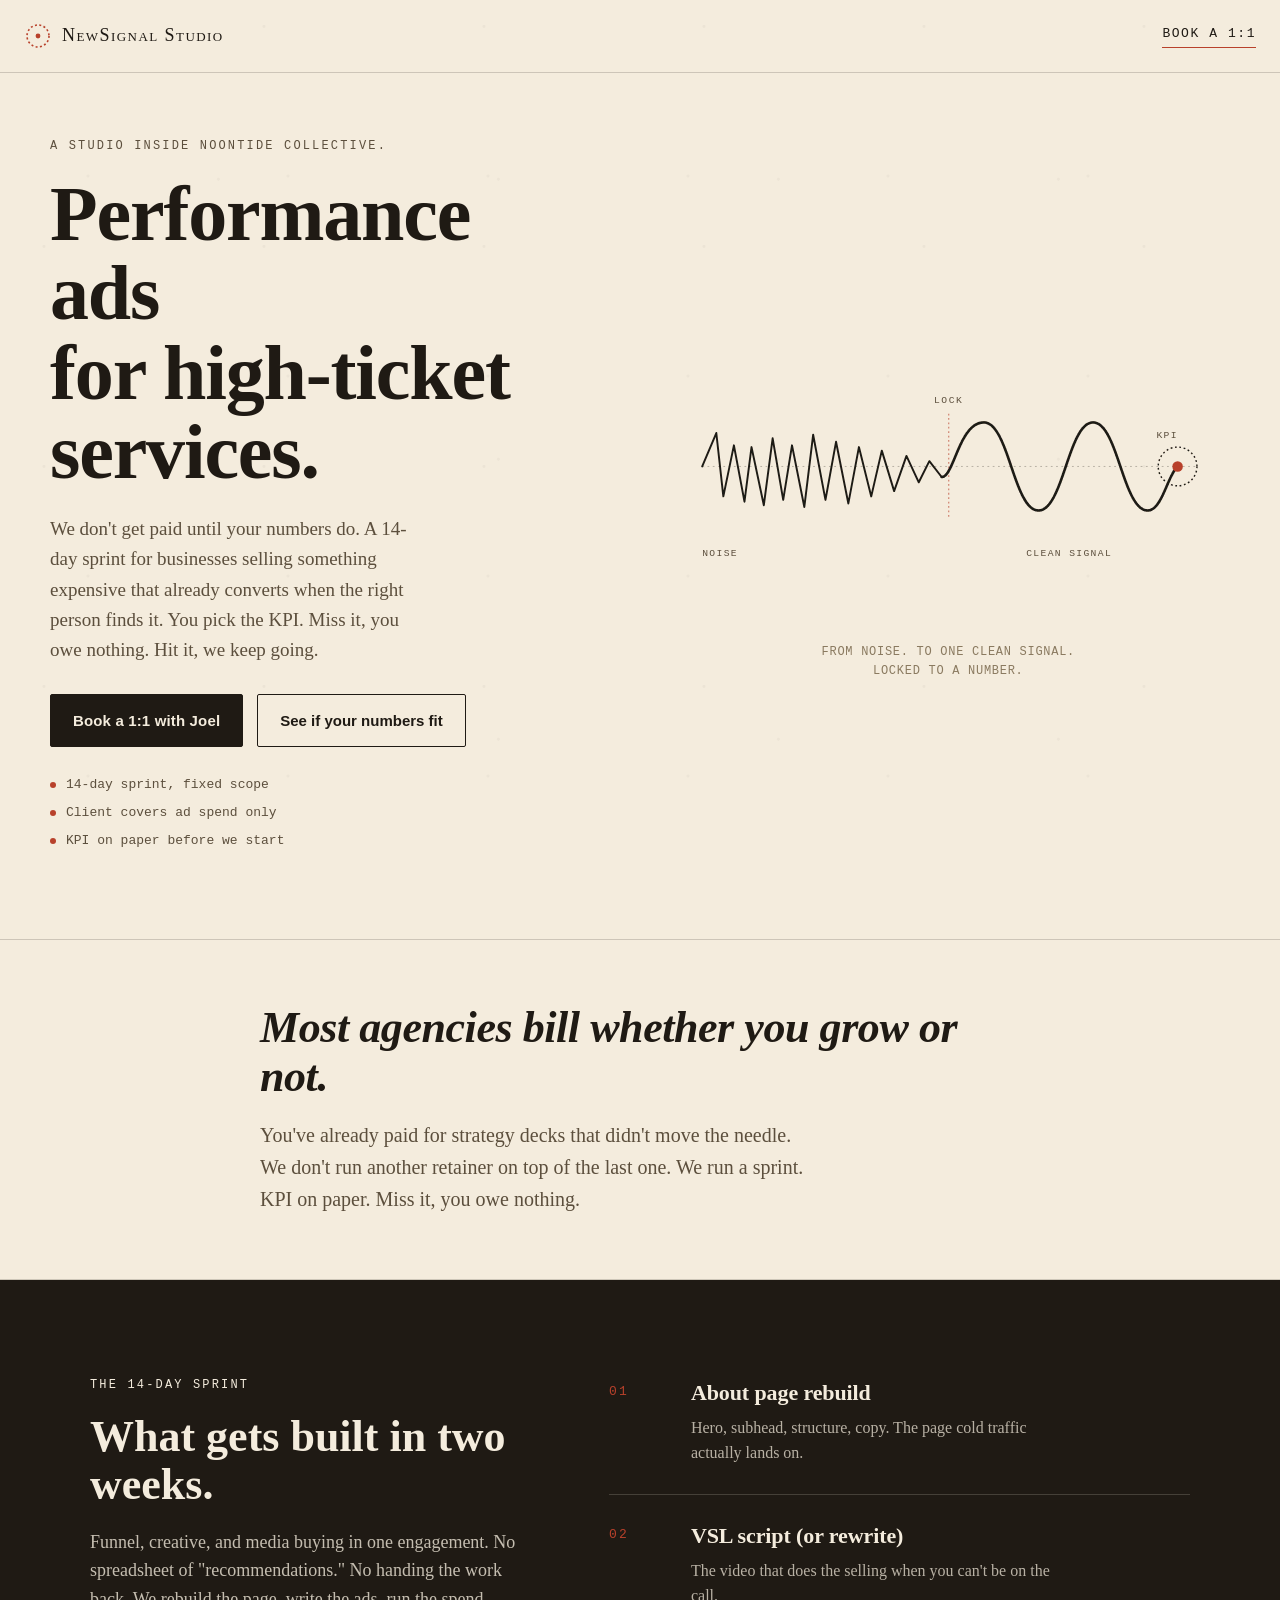
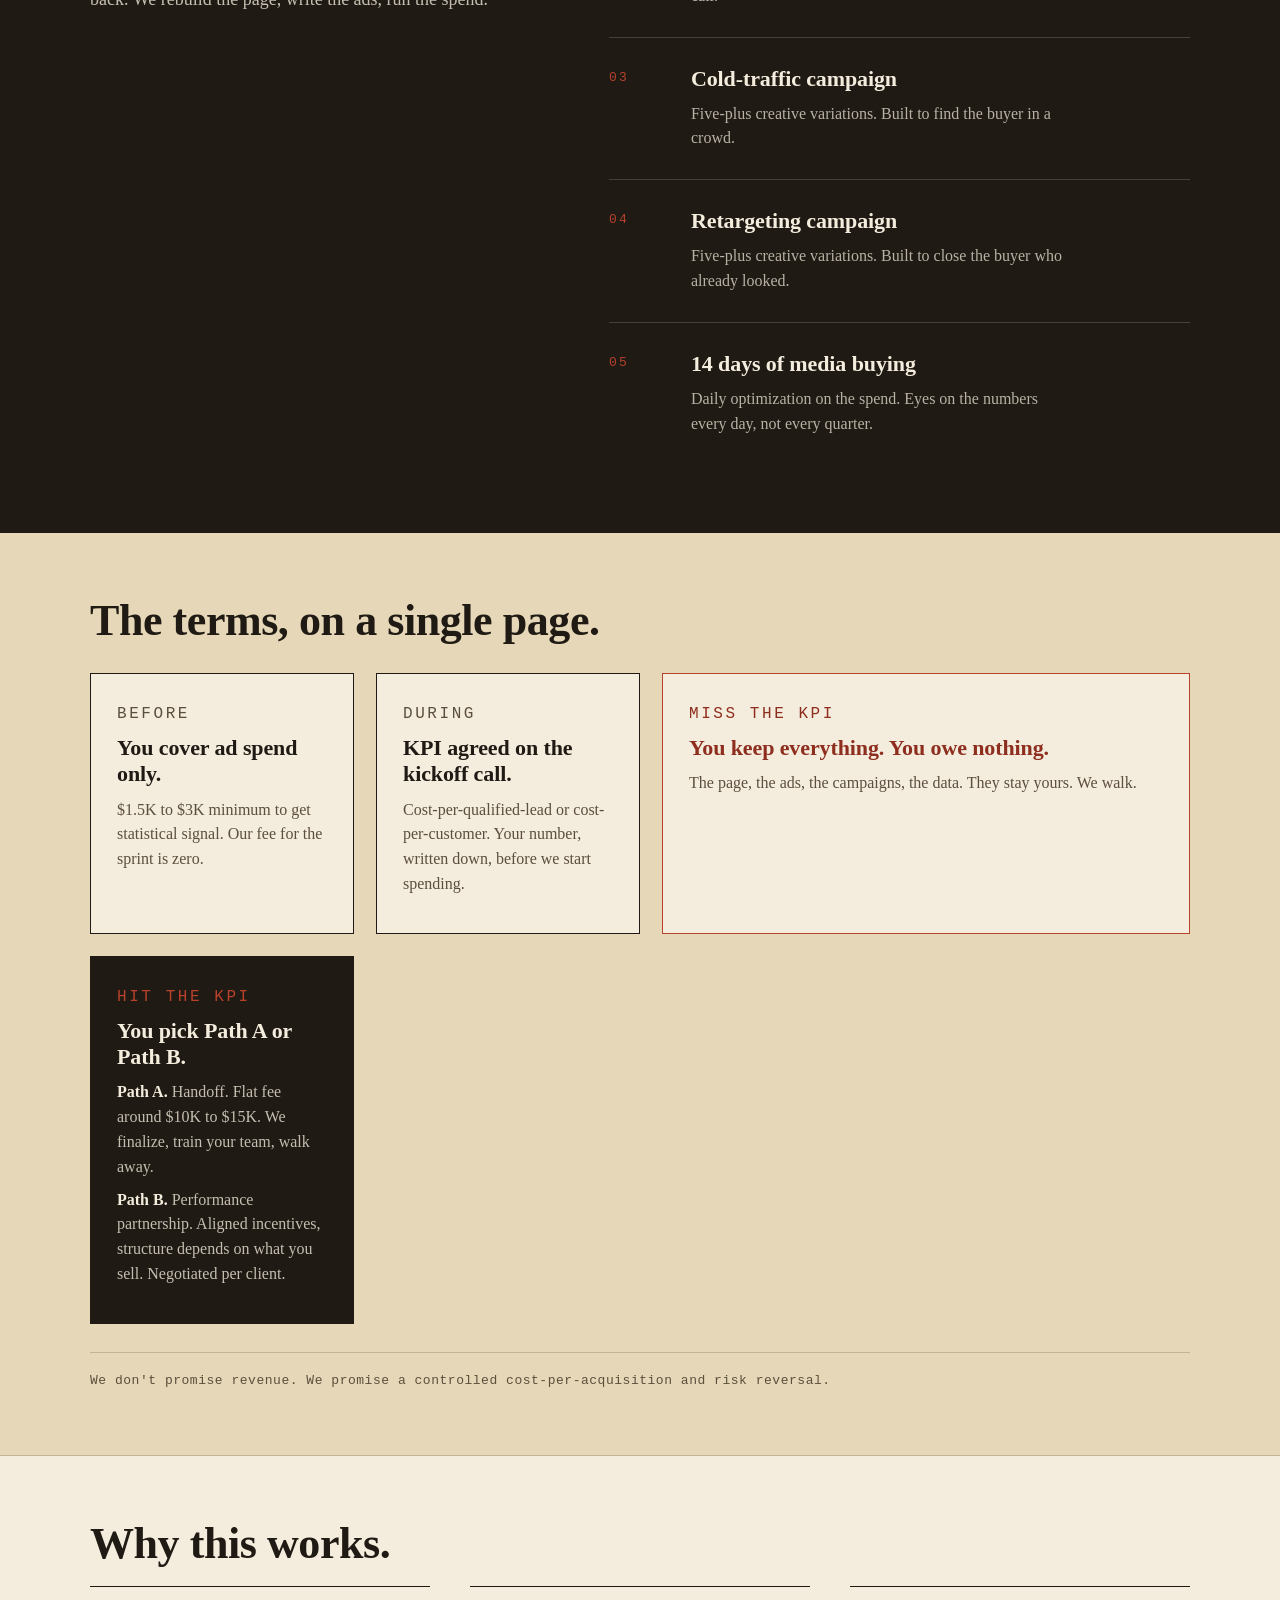
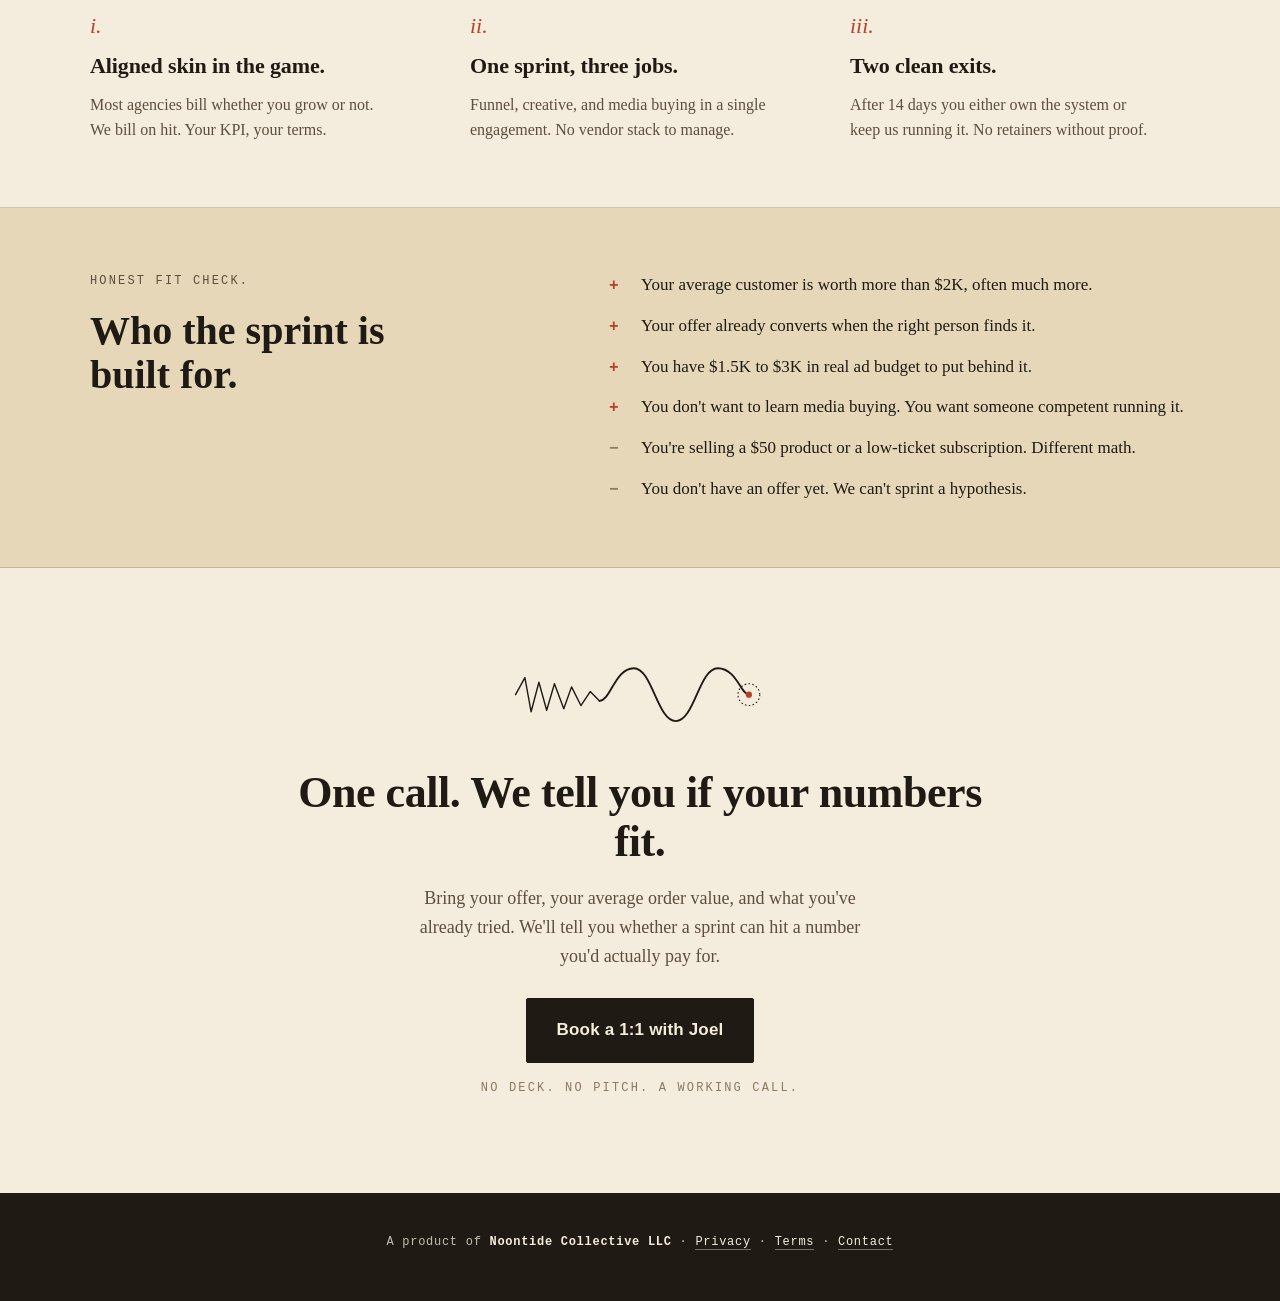
<file: index.html>
<!doctype html>
<html lang="en">
<head>
<meta charset="utf-8" />
<meta name="viewport" content="width=device-width, initial-scale=1" />
<title>NewSignal Studio. Performance ads for high-ticket services.</title>
<meta name="description" content="A 14-day performance sprint for high-ticket services. We build the funnel, run the ads, optimize the spend. Miss the KPI, you owe nothing." />
<link rel="canonical" href="https://newsignal.studio/" />

<meta property="og:type" content="website" />
<meta property="og:url" content="https://newsignal.studio/" />
<meta property="og:title" content="NewSignal Studio. Performance ads for high-ticket services." />
<meta property="og:description" content="A 14-day sprint. We don't get paid until your numbers do. KPI on paper, miss it and you owe nothing." />
<meta property="og:image" content="/og.png" />
<meta name="twitter:card" content="summary_large_image" />
<meta name="twitter:title" content="NewSignal Studio. Performance ads for high-ticket services." />
<meta name="twitter:description" content="A 14-day sprint. We don't get paid until your numbers do." />
<meta name="twitter:image" content="/og.png" />

<link rel="icon" type="image/svg+xml" href="/favicon.svg" />
<link rel="stylesheet" href="styles.css" />

<script type="application/ld+json">
{
  "@context": "https://schema.org",
  "@type": "Organization",
  "name": "NewSignal Studio",
  "url": "https://newsignal.studio/",
  "description": "Performance ads for high-ticket services. 14-day sprint with KPI-or-nothing terms.",
  "parentOrganization": {
    "@type": "Organization",
    "name": "Noontide Collective LLC"
  }
}
</script>
</head>
<body>

<header class="topbar">
  <a class="wordmark" href="/" aria-label="NewSignal Studio home">
    <span class="wm-glyph" aria-hidden="true">
      <svg viewBox="0 0 28 28" width="28" height="28">
        <circle cx="14" cy="14" r="11" fill="none" stroke="currentColor" stroke-width="1.6" stroke-dasharray="2 2.4" />
        <circle cx="14" cy="14" r="2.4" fill="currentColor" />
      </svg>
    </span>
    <span class="wm-text">NewSignal&nbsp;Studio</span>
  </a>
  <a class="topbar-cta" href="https://cal.com/joel-requena/1-1-call-joel" target="_blank" rel="noopener noreferrer">Book a 1:1</a>
</header>

<main>

  <!-- HERO ============================================ -->
  <section class="hero" aria-labelledby="hero-heading">
    <div class="hero-grid">

      <div class="hero-copy">
        <p class="eyebrow">A studio inside Noontide Collective.</p>
        <h1 id="hero-heading">
          Performance ads<br />
          for high-ticket services.
        </h1>
        <p class="lede">
          We don't get paid until your numbers do. A 14-day sprint for businesses
          selling something expensive that already converts when the right person finds it.
          You pick the KPI. Miss it, you owe nothing. Hit it, we keep going.
        </p>

        <div class="cta-row">
          <a class="btn-primary" href="https://cal.com/joel-requena/1-1-call-joel" target="_blank" rel="noopener noreferrer">Book a 1:1 with Joel</a>
          <a class="btn-secondary" href="#sprint">See if your numbers fit</a>
        </div>

        <ul class="hero-receipts">
          <li><span class="r-dot"></span>14-day sprint, fixed scope</li>
          <li><span class="r-dot"></span>Client covers ad spend only</li>
          <li><span class="r-dot"></span>KPI on paper before we start</li>
        </ul>
      </div>

      <figure class="hero-art" aria-label="A jagged noisy waveform on the left resolving into a single clean steady wave on the right, locking onto a small target dot. The shape of the brand name made visible.">
        <svg viewBox="0 0 640 360" role="img" aria-hidden="true" class="art-svg" preserveAspectRatio="xMidYMid meet">
          <defs>
            <filter id="rough" x="-1%" y="-1%" width="102%" height="102%">
              <feTurbulence type="fractalNoise" baseFrequency="0.85" numOctaves="2" seed="3" />
              <feDisplacementMap in="SourceGraphic" scale="1.1" />
            </filter>
            <filter id="rough-fine" x="-1%" y="-1%" width="102%" height="102%">
              <feTurbulence type="fractalNoise" baseFrequency="1.2" numOctaves="2" seed="9" />
              <feDisplacementMap in="SourceGraphic" scale="0.7" />
            </filter>
          </defs>

          <!-- baseline -->
          <line x1="40" y1="180" x2="600" y2="180"
                stroke="var(--rule-strong)" stroke-width="1" stroke-dasharray="2 4" />

          <!-- noise field (left): one continuous jagged path, no scattered marks -->
          <path class="noise-path"
                d="M40 180
                   L 56 142 L 64 214 L 76 156 L 88 220 L 96 158 L 110 224
                   L 120 148 L 132 218 L 142 156 L 156 226 L 166 144
                   L 180 218 L 192 152 L 206 222 L 218 158 L 232 214
                   L 244 162 L 258 208 L 272 168 L 286 198 L 298 174 L 312 192"
                fill="none"
                stroke="var(--ink)"
                stroke-width="2.2"
                stroke-linecap="round"
                stroke-linejoin="round"
                filter="url(#rough)" />

          <!-- the lock-in moment: a vertical tick where the signal resolves -->
          <g class="lock-mark">
            <line x1="320" y1="120" x2="320" y2="240"
                  stroke="var(--accent)" stroke-width="1.4" stroke-dasharray="2 3" opacity="0.6" />
            <text x="320" y="108" text-anchor="middle"
                  font-family="ui-monospace, SFMono-Regular, Menlo, monospace"
                  font-size="11" letter-spacing="0.16em"
                  fill="var(--ink-soft)">LOCK</text>
          </g>

          <!-- clean signal (right): a single confident sine, drawn in one breath -->
          <path class="clean-wave"
                d="M312 192
                   C 326 192, 332 130, 360 130
                   C 388 130, 394 230, 422 230
                   C 450 230, 456 130, 484 130
                   C 512 130, 518 230, 546 230
                   C 562 230, 568 192, 580 180"
                fill="none"
                stroke="var(--ink)"
                stroke-width="3"
                stroke-linecap="round"
                stroke-linejoin="round"
                filter="url(#rough-fine)" />

          <!-- target ring at the right end of the clean signal (the KPI it locks to) -->
          <g class="target" transform="translate(580 180)">
            <circle r="22" fill="none" stroke="var(--ink)" stroke-width="1.6"
                    stroke-dasharray="2 3" filter="url(#rough-fine)" />
            <circle r="6" fill="var(--accent)" filter="url(#rough-fine)" />
          </g>

          <!-- handwritten labels, restrained -->
          <g class="labels"
             font-family="ui-monospace, SFMono-Regular, Menlo, monospace"
             font-size="11" letter-spacing="0.14em" fill="var(--ink-soft)">
            <text x="40" y="282" filter="url(#rough-fine)">NOISE</text>
            <text x="408" y="282" filter="url(#rough-fine)">CLEAN&nbsp;SIGNAL</text>
            <text x="556" y="148" filter="url(#rough-fine)">KPI</text>
          </g>

        </svg>
        <figcaption class="art-caption">From noise. To one clean signal. Locked to a number.</figcaption>
      </figure>

    </div>
  </section>

  <!-- THE PROBLEM (PAS, restrained) ===================== -->
  <section class="band band-pas" aria-labelledby="pas-heading">
    <div class="band-inner">
      <h2 id="pas-heading" class="band-h">Most agencies bill whether you grow or not.</h2>
      <p class="band-body">
        You've already paid for strategy decks that didn't move the needle.
        We don't run another retainer on top of the last one.
        We run a sprint. KPI on paper. Miss it, you owe nothing.
      </p>
    </div>
  </section>

  <!-- THE SPRINT MECHANISM ============================== -->
  <section id="sprint" class="band band-mech" aria-labelledby="mech-heading">
    <div class="band-inner mech-grid">

      <div class="mech-head">
        <p class="eyebrow eyebrow-on-warm">The 14-day sprint</p>
        <h2 id="mech-heading">What gets built in two weeks.</h2>
        <p class="mech-lede">
          Funnel, creative, and media buying in one engagement. No spreadsheet of "recommendations."
          No handing the work back. We rebuild the page, write the ads, run the spend.
        </p>
      </div>

      <ol class="mech-list" aria-label="Five deliverables in fourteen days">
        <li>
          <span class="mech-num">01</span>
          <div>
            <h3>About page rebuild</h3>
            <p>Hero, subhead, structure, copy. The page cold traffic actually lands on.</p>
          </div>
        </li>
        <li>
          <span class="mech-num">02</span>
          <div>
            <h3>VSL script (or rewrite)</h3>
            <p>The video that does the selling when you can't be on the call.</p>
          </div>
        </li>
        <li>
          <span class="mech-num">03</span>
          <div>
            <h3>Cold-traffic campaign</h3>
            <p>Five-plus creative variations. Built to find the buyer in a crowd.</p>
          </div>
        </li>
        <li>
          <span class="mech-num">04</span>
          <div>
            <h3>Retargeting campaign</h3>
            <p>Five-plus creative variations. Built to close the buyer who already looked.</p>
          </div>
        </li>
        <li>
          <span class="mech-num">05</span>
          <div>
            <h3>14 days of media buying</h3>
            <p>Daily optimization on the spend. Eyes on the numbers every day, not every quarter.</p>
          </div>
        </li>
      </ol>

    </div>
  </section>

  <!-- THE TERMS (skin in the game) ====================== -->
  <section class="band band-terms" aria-labelledby="terms-heading">
    <div class="band-inner">
      <h2 id="terms-heading" class="band-h">The terms, on a single page.</h2>

      <div class="terms-grid">
        <article class="term-card">
          <p class="term-tag">Before</p>
          <h3>You cover ad spend only.</h3>
          <p>$1.5K to $3K minimum to get statistical signal. Our fee for the sprint is zero.</p>
        </article>

        <article class="term-card">
          <p class="term-tag">During</p>
          <h3>KPI agreed on the kickoff call.</h3>
          <p>Cost-per-qualified-lead or cost-per-customer. Your number, written down, before we start spending.</p>
        </article>

        <article class="term-card term-card-miss">
          <p class="term-tag">Miss the KPI</p>
          <h3>You keep everything. You owe nothing.</h3>
          <p>The page, the ads, the campaigns, the data. They stay yours. We walk.</p>
        </article>

        <article class="term-card term-card-hit">
          <p class="term-tag">Hit the KPI</p>
          <h3>You pick Path A or Path B.</h3>
          <p><strong>Path A.</strong> Handoff. Flat fee around $10K to $15K. We finalize, train your team, walk away.</p>
          <p><strong>Path B.</strong> Performance partnership. Aligned incentives, structure depends on what you sell. Negotiated per client.</p>
        </article>
      </div>

      <p class="terms-foot">
        We don't promise revenue. We promise a controlled cost-per-acquisition and risk reversal.
      </p>
    </div>
  </section>

  <!-- THREE REASONS ===================================== -->
  <section class="band band-three" aria-labelledby="three-heading">
    <div class="band-inner">
      <h2 id="three-heading" class="band-h">Why this works.</h2>
      <div class="three-grid">

        <article class="three-card">
          <span class="three-mark" aria-hidden="true">i.</span>
          <h3>Aligned skin in the game.</h3>
          <p>Most agencies bill whether you grow or not. We bill on hit. Your KPI, your terms.</p>
        </article>

        <article class="three-card">
          <span class="three-mark" aria-hidden="true">ii.</span>
          <h3>One sprint, three jobs.</h3>
          <p>Funnel, creative, and media buying in a single engagement. No vendor stack to manage.</p>
        </article>

        <article class="three-card">
          <span class="three-mark" aria-hidden="true">iii.</span>
          <h3>Two clean exits.</h3>
          <p>After 14 days you either own the system or keep us running it. No retainers without proof.</p>
        </article>

      </div>
    </div>
  </section>

  <!-- WHO THIS IS FOR =================================== -->
  <section class="band band-fit" aria-labelledby="fit-heading">
    <div class="band-inner fit-grid">
      <div>
        <p class="eyebrow">Honest fit check.</p>
        <h2 id="fit-heading">Who the sprint is built for.</h2>
      </div>

      <ul class="fit-list">
        <li><span class="fit-tick">+</span> Your average customer is worth more than $2K, often much more.</li>
        <li><span class="fit-tick">+</span> Your offer already converts when the right person finds it.</li>
        <li><span class="fit-tick">+</span> You have $1.5K to $3K in real ad budget to put behind it.</li>
        <li><span class="fit-tick">+</span> You don't want to learn media buying. You want someone competent running it.</li>
        <li><span class="fit-tick">&minus;</span> You're selling a $50 product or a low-ticket subscription. Different math.</li>
        <li><span class="fit-tick">&minus;</span> You don't have an offer yet. We can't sprint a hypothesis.</li>
      </ul>
    </div>
  </section>

  <!-- CLOSE / CTA ======================================= -->
  <section class="band band-close" aria-labelledby="close-heading">
    <div class="band-inner close-inner">

      <svg viewBox="0 0 360 120" class="close-mark" role="img" aria-label="A small repeat of the signal locking onto a target.">
        <defs>
          <filter id="rough3" x="-2%" y="-2%" width="104%" height="104%">
            <feTurbulence type="fractalNoise" baseFrequency="1.1" numOctaves="2" seed="11" />
            <feDisplacementMap in="SourceGraphic" scale="0.7" />
          </filter>
        </defs>
        <g filter="url(#rough3)">
          <path d="M20 60
                   L 32 38 L 40 82 L 50 44 L 60 80 L 70 46 L 82 78 L 92 50 L 104 74 L 116 56 L 128 68"
                fill="none" stroke="currentColor" stroke-width="1.8"
                stroke-linecap="round" stroke-linejoin="round" />
          <path d="M128 68
                   C 142 68, 148 26, 172 26
                   C 196 26, 202 94, 226 94
                   C 250 94, 256 26, 280 26
                   C 304 26, 310 60, 320 60"
                fill="none" stroke="currentColor" stroke-width="2.4"
                stroke-linecap="round" stroke-linejoin="round" />
          <circle cx="320" cy="60" r="14" fill="none" stroke="currentColor"
                  stroke-width="1.4" stroke-dasharray="2 3" />
          <circle cx="320" cy="60" r="4" fill="var(--accent)" />
        </g>
      </svg>

      <h2 id="close-heading">One call. We tell you if your numbers fit.</h2>
      <p class="close-lede">
        Bring your offer, your average order value, and what you've already tried.
        We'll tell you whether a sprint can hit a number you'd actually pay for.
      </p>

      <a class="btn-primary btn-primary-lg" href="https://cal.com/joel-requena/1-1-call-joel" target="_blank" rel="noopener noreferrer">Book a 1:1 with Joel</a>
      <p class="close-mini">No deck. No pitch. A working call.</p>

    </div>
  </section>

</main>

<footer class="site-footer">
  <p>
    A product of <strong>Noontide Collective LLC</strong> ·
    <a href="/privacy/">Privacy</a> ·
    <a href="/terms/">Terms</a> ·
    <a href="mailto:hello@noontide.co">Contact</a>
  </p>
</footer>

</body>
</html>
</file>
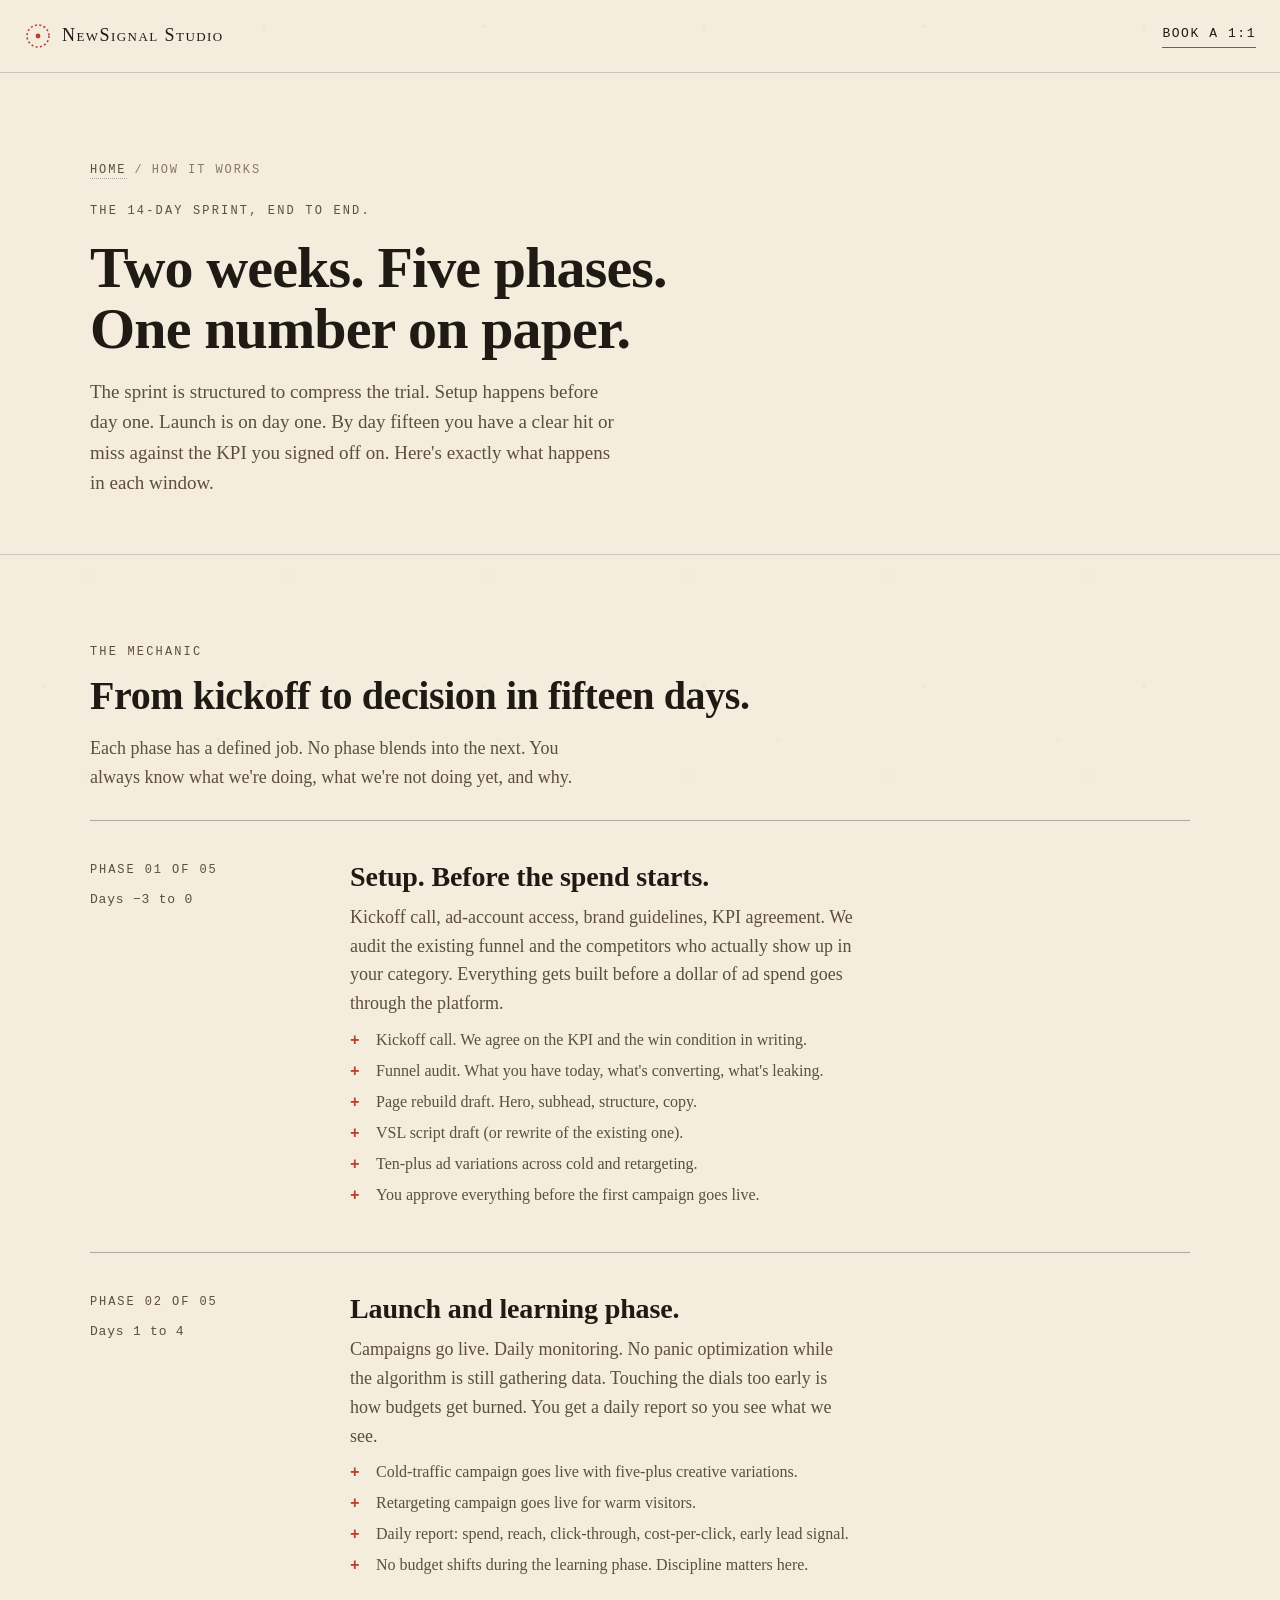
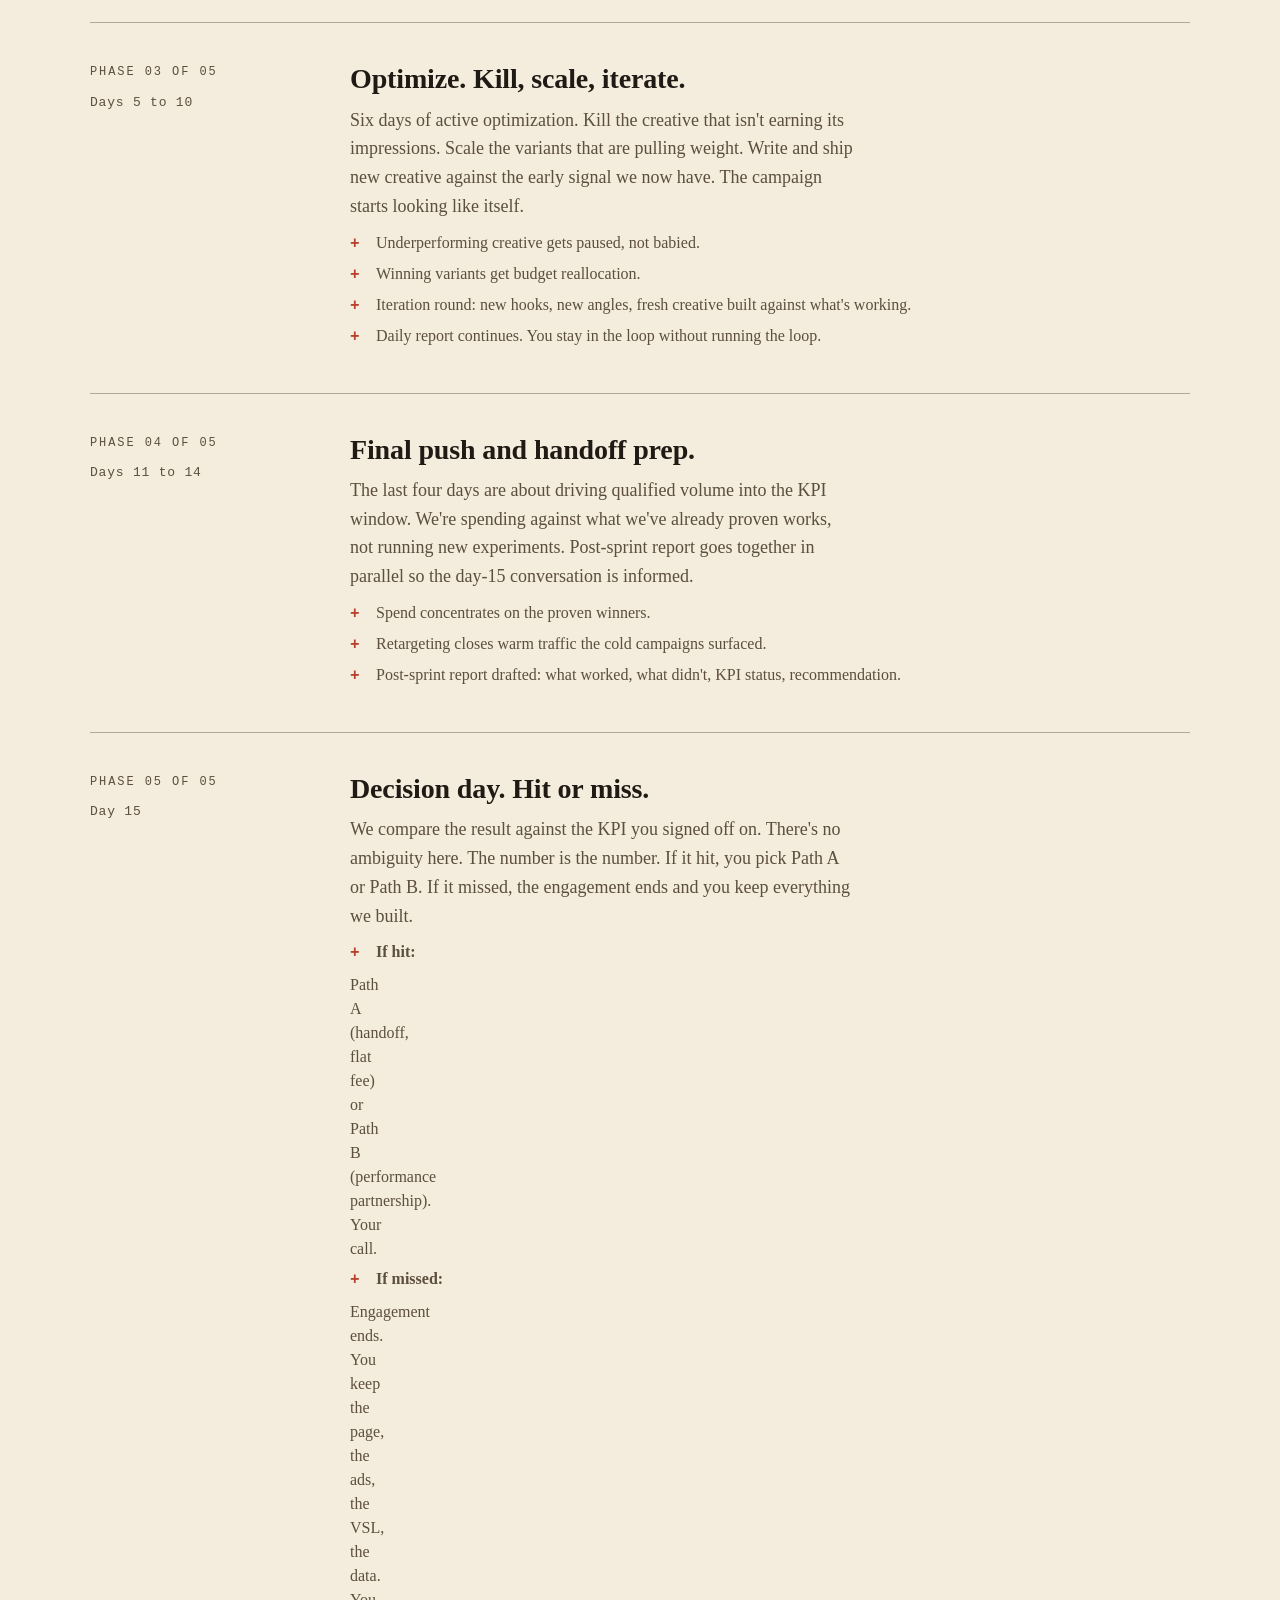
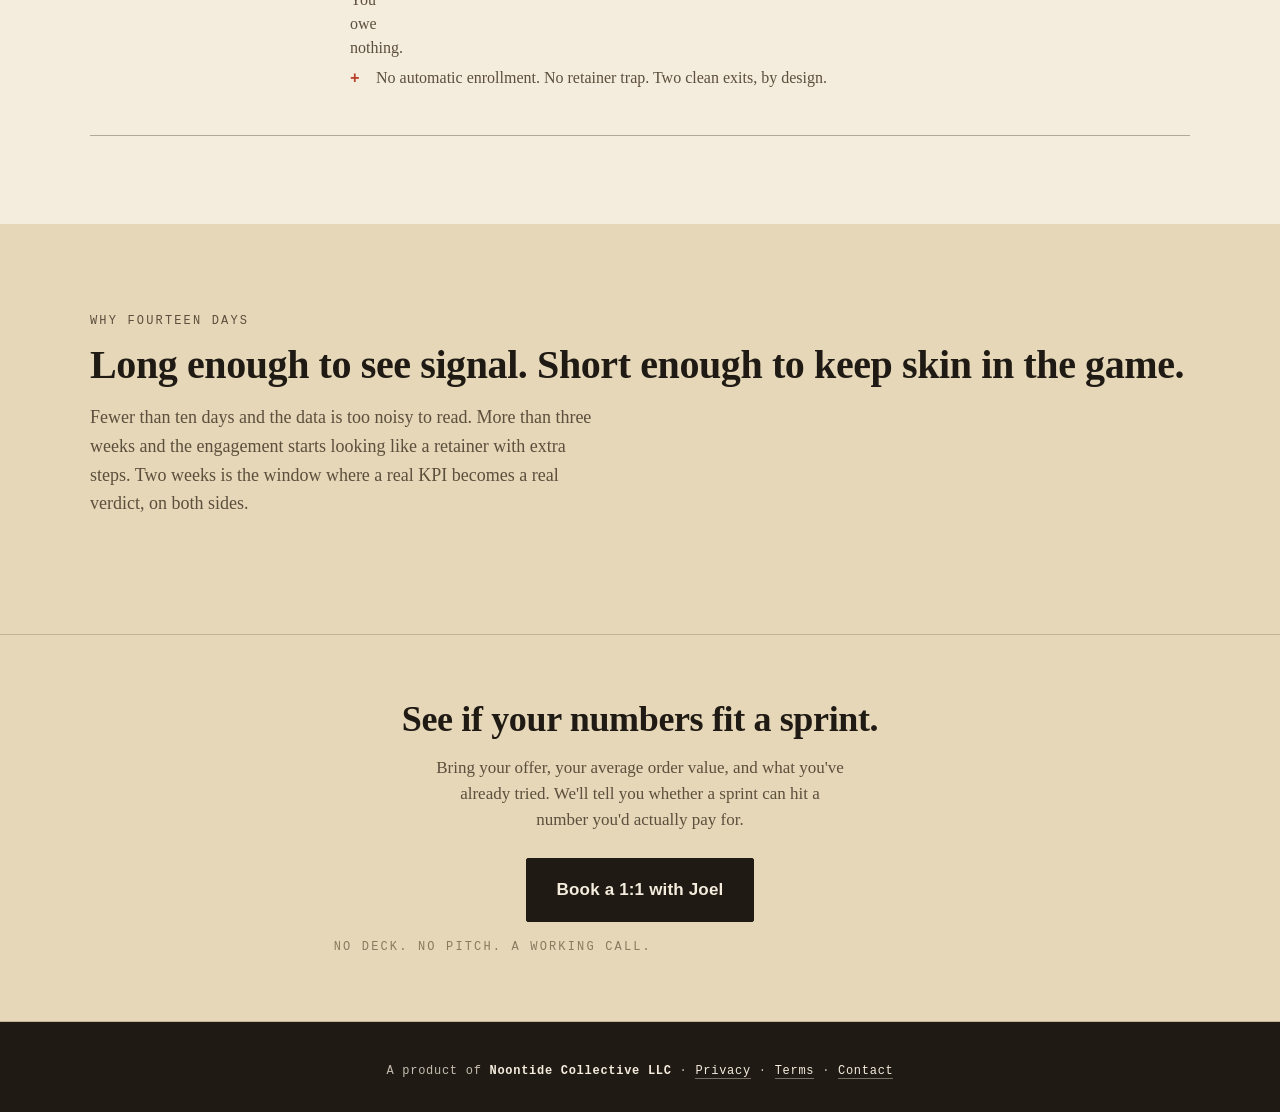
<file: how-it-works/index.html>
<!doctype html>
<html lang="en">
<head>
<meta charset="utf-8" />
<meta name="viewport" content="width=device-width, initial-scale=1" />
<title>How it works. The 14-day sprint, day by day. NewSignal Studio.</title>
<meta name="description" content="The 14-day performance sprint, broken down by phase. Setup, launch, optimize, push, decision. What happens, who does what, when." />
<link rel="canonical" href="https://newsignal.studio/how-it-works/" />

<meta property="og:type" content="website" />
<meta property="og:url" content="https://newsignal.studio/how-it-works/" />
<meta property="og:title" content="How it works. The 14-day sprint, day by day." />
<meta property="og:description" content="Setup, launch, optimize, push, decision. The mechanic of a 14-day performance sprint." />
<meta property="og:image" content="/og.png" />
<meta name="twitter:card" content="summary_large_image" />
<meta name="twitter:title" content="How it works. The 14-day sprint, day by day." />
<meta name="twitter:description" content="The mechanic of a 14-day performance sprint." />
<meta name="twitter:image" content="/og.png" />

<link rel="icon" type="image/svg+xml" href="/favicon.svg" />
<link rel="stylesheet" href="/styles.css" />
<link rel="stylesheet" href="/supporting.css" />
</head>
<body>

<header class="topbar">
  <a class="wordmark" href="/" aria-label="NewSignal Studio home">
    <span class="wm-glyph" aria-hidden="true">
      <svg viewBox="0 0 28 28" width="28" height="28">
        <circle cx="14" cy="14" r="11" fill="none" stroke="currentColor" stroke-width="1.6" stroke-dasharray="2 2.4" />
        <circle cx="14" cy="14" r="2.4" fill="currentColor" />
      </svg>
    </span>
    <span class="wm-text">NewSignal&nbsp;Studio</span>
  </a>
  <a class="topbar-cta" href="https://cal.com/joel-requena/1-1-call-joel" target="_blank" rel="noopener noreferrer">Book a 1:1</a>
</header>

<main>

  <section class="page-head" aria-labelledby="page-heading">
    <div class="page-head-inner">
      <p class="crumbs">
        <a href="/">Home</a><span class="sep">/</span><span>How it works</span>
      </p>
      <p class="eyebrow">The 14-day sprint, end to end.</p>
      <h1 id="page-heading">Two weeks. Five phases. One number on paper.</h1>
      <p class="lede">
        The sprint is structured to compress the trial. Setup happens before day one.
        Launch is on day one. By day fifteen you have a clear hit or miss against the KPI you signed off on.
        Here's exactly what happens in each window.
      </p>
    </div>
  </section>

  <section class="subsection" aria-labelledby="phases-heading">
    <div class="subsection-inner">
      <p class="eyebrow">The mechanic</p>
      <h2 id="phases-heading">From kickoff to decision in fifteen days.</h2>
      <p class="section-lede">
        Each phase has a defined job. No phase blends into the next. You always know what we're doing,
        what we're not doing yet, and why.
      </p>

      <ol class="phases" aria-label="Five phases of the 14-day sprint">

        <li class="phase">
          <div>
            <p class="phase-meta">Phase 01 of 05</p>
            <p class="phase-day">Days &minus;3 to 0</p>
          </div>
          <div>
            <h3>Setup. Before the spend starts.</h3>
            <p>
              Kickoff call, ad-account access, brand guidelines, KPI agreement.
              We audit the existing funnel and the competitors who actually show up in your category.
              Everything gets built before a dollar of ad spend goes through the platform.
            </p>
            <ul>
              <li>Kickoff call. We agree on the KPI and the win condition in writing.</li>
              <li>Funnel audit. What you have today, what's converting, what's leaking.</li>
              <li>Page rebuild draft. Hero, subhead, structure, copy.</li>
              <li>VSL script draft (or rewrite of the existing one).</li>
              <li>Ten-plus ad variations across cold and retargeting.</li>
              <li>You approve everything before the first campaign goes live.</li>
            </ul>
          </div>
        </li>

        <li class="phase">
          <div>
            <p class="phase-meta">Phase 02 of 05</p>
            <p class="phase-day">Days 1 to 4</p>
          </div>
          <div>
            <h3>Launch and learning phase.</h3>
            <p>
              Campaigns go live. Daily monitoring. No panic optimization while the algorithm is still
              gathering data. Touching the dials too early is how budgets get burned.
              You get a daily report so you see what we see.
            </p>
            <ul>
              <li>Cold-traffic campaign goes live with five-plus creative variations.</li>
              <li>Retargeting campaign goes live for warm visitors.</li>
              <li>Daily report: spend, reach, click-through, cost-per-click, early lead signal.</li>
              <li>No budget shifts during the learning phase. Discipline matters here.</li>
            </ul>
          </div>
        </li>

        <li class="phase">
          <div>
            <p class="phase-meta">Phase 03 of 05</p>
            <p class="phase-day">Days 5 to 10</p>
          </div>
          <div>
            <h3>Optimize. Kill, scale, iterate.</h3>
            <p>
              Six days of active optimization. Kill the creative that isn't earning its impressions.
              Scale the variants that are pulling weight. Write and ship new creative against the
              early signal we now have. The campaign starts looking like itself.
            </p>
            <ul>
              <li>Underperforming creative gets paused, not babied.</li>
              <li>Winning variants get budget reallocation.</li>
              <li>Iteration round: new hooks, new angles, fresh creative built against what's working.</li>
              <li>Daily report continues. You stay in the loop without running the loop.</li>
            </ul>
          </div>
        </li>

        <li class="phase">
          <div>
            <p class="phase-meta">Phase 04 of 05</p>
            <p class="phase-day">Days 11 to 14</p>
          </div>
          <div>
            <h3>Final push and handoff prep.</h3>
            <p>
              The last four days are about driving qualified volume into the KPI window.
              We're spending against what we've already proven works, not running new experiments.
              Post-sprint report goes together in parallel so the day-15 conversation is informed.
            </p>
            <ul>
              <li>Spend concentrates on the proven winners.</li>
              <li>Retargeting closes warm traffic the cold campaigns surfaced.</li>
              <li>Post-sprint report drafted: what worked, what didn't, KPI status, recommendation.</li>
            </ul>
          </div>
        </li>

        <li class="phase">
          <div>
            <p class="phase-meta">Phase 05 of 05</p>
            <p class="phase-day">Day 15</p>
          </div>
          <div>
            <h3>Decision day. Hit or miss.</h3>
            <p>
              We compare the result against the KPI you signed off on. There's no ambiguity here.
              The number is the number. If it hit, you pick Path A or Path B.
              If it missed, the engagement ends and you keep everything we built.
            </p>
            <ul>
              <li><strong>If hit:</strong> Path A (handoff, flat fee) or Path B (performance partnership). Your call.</li>
              <li><strong>If missed:</strong> Engagement ends. You keep the page, the ads, the VSL, the data. You owe nothing.</li>
              <li>No automatic enrollment. No retainer trap. Two clean exits, by design.</li>
            </ul>
          </div>
        </li>

      </ol>
    </div>
  </section>

  <section class="subsection alt" aria-labelledby="why-heading">
    <div class="subsection-inner">
      <p class="eyebrow">Why fourteen days</p>
      <h2 id="why-heading">Long enough to see signal. Short enough to keep skin in the game.</h2>
      <p class="section-lede">
        Fewer than ten days and the data is too noisy to read. More than three weeks and the engagement
        starts looking like a retainer with extra steps. Two weeks is the window where a real KPI
        becomes a real verdict, on both sides.
      </p>
    </div>
  </section>

  <section class="cta-strip" aria-labelledby="strip-heading">
    <div class="cta-strip-inner">
      <h2 id="strip-heading">See if your numbers fit a sprint.</h2>
      <p>
        Bring your offer, your average order value, and what you've already tried.
        We'll tell you whether a sprint can hit a number you'd actually pay for.
      </p>
      <a class="btn-primary btn-primary-lg" href="https://cal.com/joel-requena/1-1-call-joel" target="_blank" rel="noopener noreferrer">Book a 1:1 with Joel</a>
      <p class="close-mini">No deck. No pitch. A working call.</p>
    </div>
  </section>

</main>

<footer class="site-footer">
  <p>
    A product of <strong>Noontide Collective LLC</strong> ·
    <a href="/privacy/">Privacy</a> ·
    <a href="/terms/">Terms</a> ·
    <a href="mailto:hello@noontide.co">Contact</a>
  </p>
</footer>

</body>
</html>
</file>
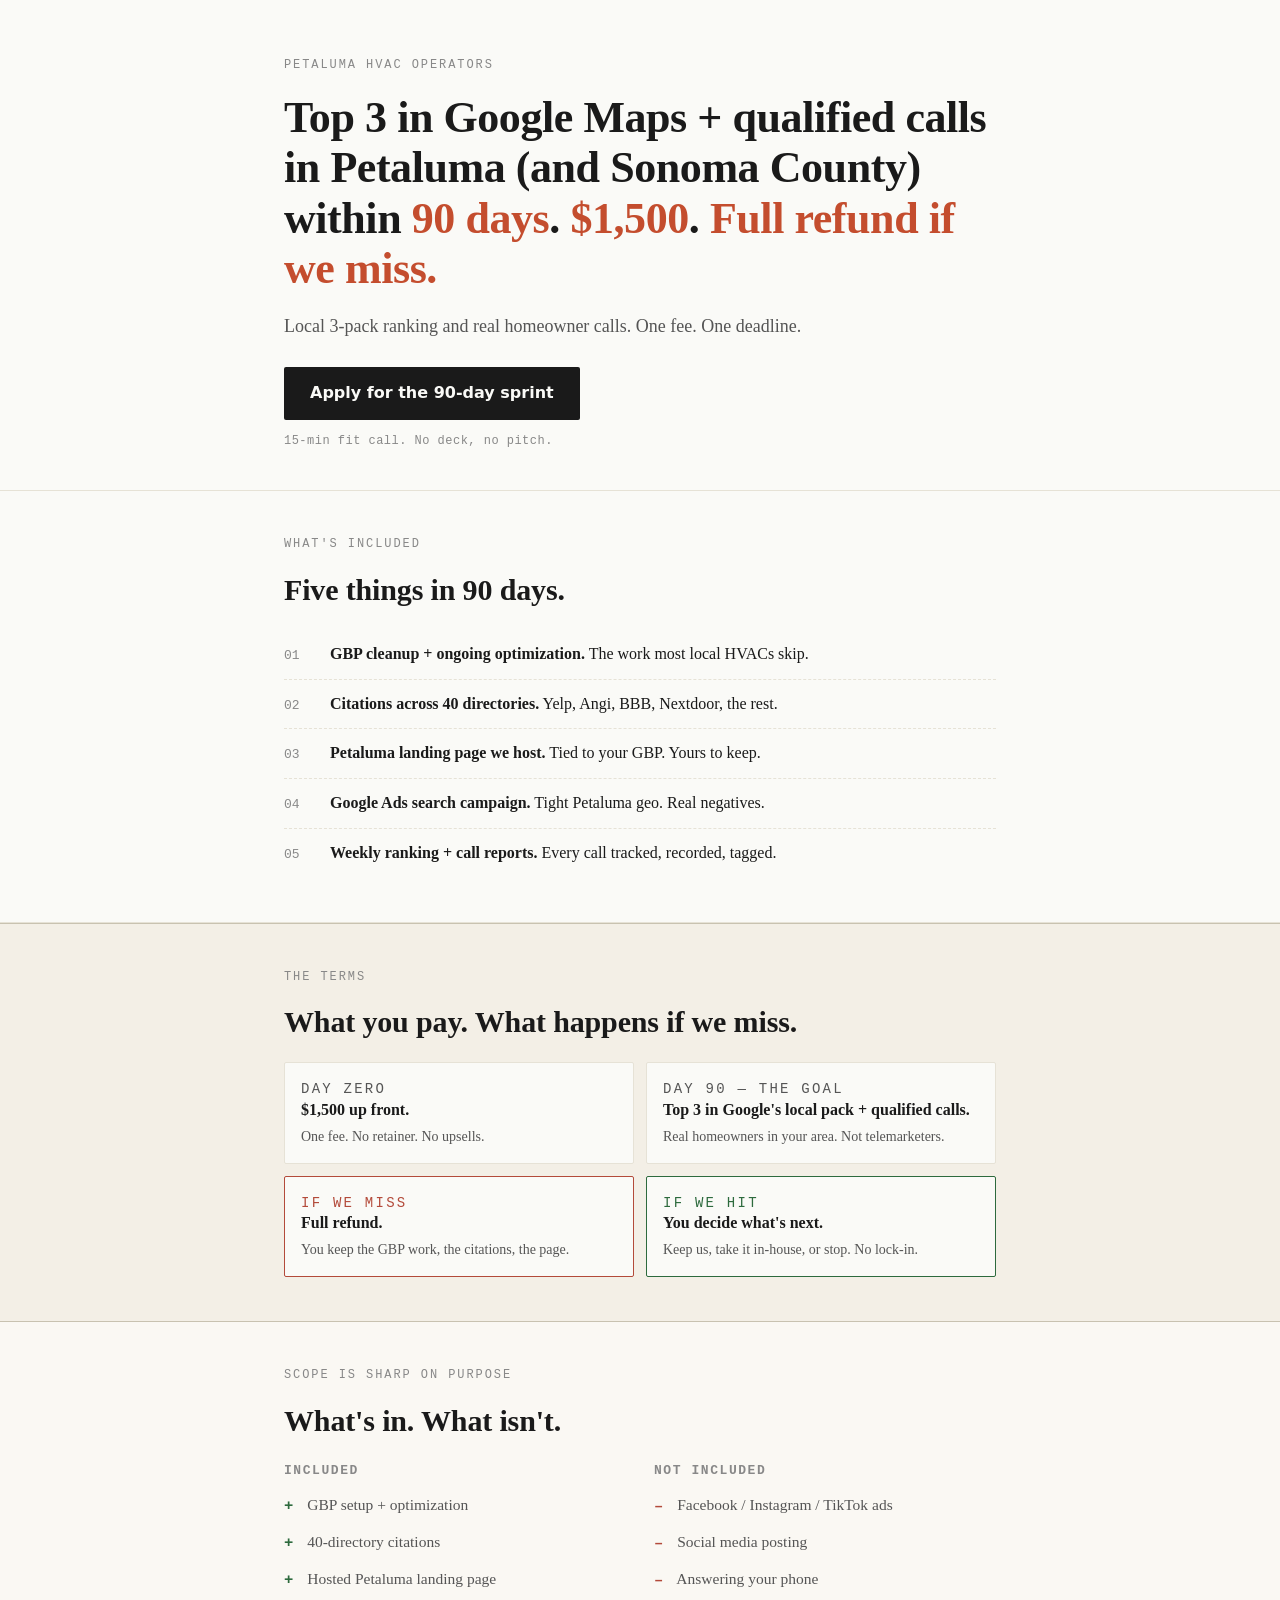
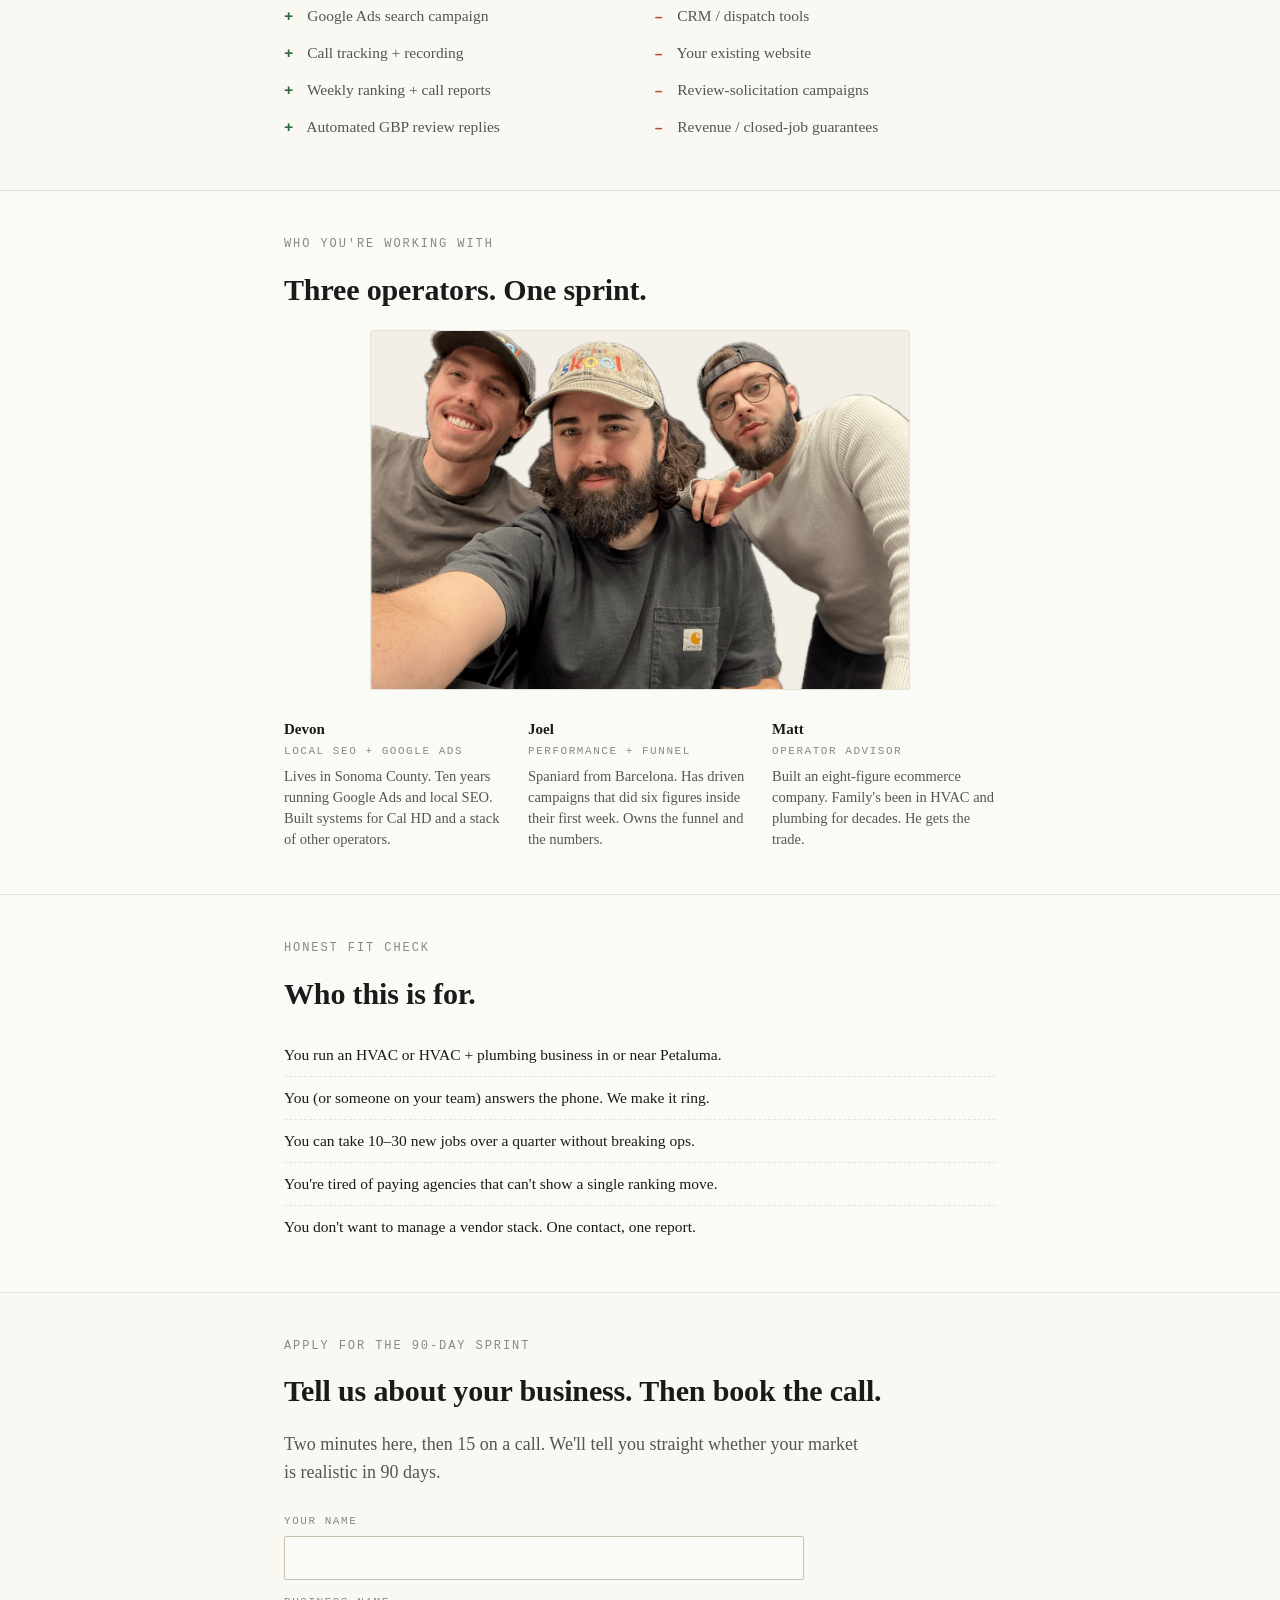
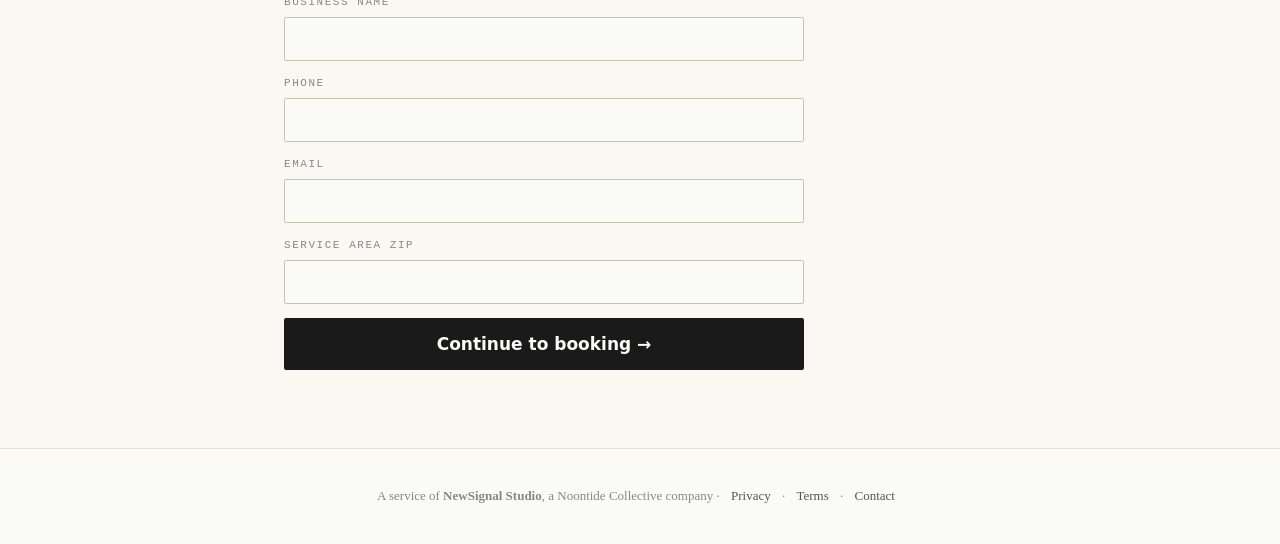
<file: petaluma-hvac/index.html>
<!doctype html>
<html lang="en">
<head>
<meta charset="utf-8" />
<meta name="viewport" content="width=device-width, initial-scale=1" />
<title>Petaluma HVAC — Top 3 in Google Maps in 90 Days. Refund If We Miss.</title>
<meta name="description" content="A 90-day performance sprint for HVAC operators in Petaluma. Top 3 in Google's local pack plus qualified calls. $1,500. Full refund if we miss." />
<link rel="canonical" href="https://newsignal.studio/petaluma-hvac/" />
<meta name="robots" content="noindex" />

<meta property="og:type" content="website" />
<meta property="og:url" content="https://newsignal.studio/petaluma-hvac/" />
<meta property="og:title" content="Petaluma HVAC — Top 3 in Google Maps in 90 Days. Refund If We Miss." />
<meta property="og:description" content="A 90-day performance sprint for Petaluma HVAC operators. $1,500. Full refund if we miss." />
<meta name="twitter:card" content="summary_large_image" />

<link rel="icon" type="image/svg+xml" href="/favicon.svg" />

<style>
  :root {
    --ink: #1a1a1a;
    --ink-soft: #555;
    --ink-mute: #888;
    --paper: #fafaf7;
    --paper-warm: #f3efe6;
    --rule: #e6e2d6;
    --rule-strong: #c8c2b0;
    --accent: #c44d2e;
    --hit: #2d6a3d;
    --miss: #b34a3a;
  }

  * { box-sizing: border-box; }
  html, body { margin: 0; padding: 0; }
  body {
    font-family: ui-serif, Georgia, "Times New Roman", serif;
    color: var(--ink);
    background: var(--paper);
    font-size: 17px;
    line-height: 1.55;
    -webkit-font-smoothing: antialiased;
  }

  .wrap { max-width: 760px; margin: 0 auto; padding: 0 24px; }

  /* HERO */
  .hero { padding: 56px 0 40px; border-bottom: 1px solid var(--rule); }
  .eyebrow {
    font-family: ui-monospace, SFMono-Regular, Menlo, monospace;
    font-size: 12px;
    letter-spacing: 0.16em;
    text-transform: uppercase;
    color: var(--ink-mute);
    margin: 0 0 18px;
  }
  h1 {
    font-size: clamp(28px, 5vw, 44px);
    line-height: 1.15;
    margin: 0 0 18px;
    letter-spacing: -0.01em;
  }
  h1 .accent { color: var(--accent); }
  .lede {
    font-size: 18px;
    color: var(--ink-soft);
    margin: 0 0 26px;
    max-width: 580px;
  }
  .cta-primary {
    display: inline-block;
    background: var(--ink);
    color: var(--paper);
    text-decoration: none;
    padding: 14px 26px;
    font-family: ui-sans-serif, system-ui, -apple-system, sans-serif;
    font-weight: 600;
    font-size: 16px;
    border-radius: 2px;
    border: none;
    cursor: pointer;
    transition: background 0.15s;
  }
  .cta-primary:hover { background: var(--accent); }
  .cta-mini {
    font-family: ui-monospace, SFMono-Regular, Menlo, monospace;
    font-size: 12px;
    color: var(--ink-mute);
    margin: 12px 0 0;
    letter-spacing: 0.04em;
  }

  /* SECTIONS */
  section { padding: 44px 0; border-bottom: 1px solid var(--rule); }
  section:last-of-type { border-bottom: none; }
  h2 {
    font-size: clamp(22px, 3.6vw, 30px);
    margin: 0 0 22px;
    letter-spacing: -0.005em;
    line-height: 1.2;
  }

  /* MECHANISM — tight one-liners */
  .mechanism ol {
    list-style: none;
    padding: 0;
    margin: 0;
  }
  .mechanism li {
    display: grid;
    grid-template-columns: 32px 1fr;
    gap: 14px;
    padding: 12px 0;
    border-top: 1px dashed var(--rule);
    align-items: baseline;
  }
  .mechanism li:first-child { border-top: none; }
  .mech-num {
    font-family: ui-monospace, SFMono-Regular, Menlo, monospace;
    font-size: 13px;
    color: var(--ink-mute);
  }
  .mechanism .mech-text { font-size: 16px; }
  .mechanism strong { font-weight: 600; }

  /* TERMS */
  .terms {
    background: var(--paper-warm);
    padding: 44px 0;
    border-top: 1px solid var(--rule-strong);
    border-bottom: 1px solid var(--rule-strong);
  }
  .terms-grid {
    display: grid;
    grid-template-columns: 1fr 1fr;
    gap: 12px;
    margin-top: 16px;
  }
  @media (max-width: 600px) {
    .terms-grid { grid-template-columns: 1fr; gap: 10px; }
  }
  .term-card {
    background: var(--paper);
    border: 1px solid var(--rule);
    padding: 16px;
    border-radius: 2px;
  }
  @media (max-width: 600px) {
    .term-card { padding: 14px; }
  }
  .term-tag {
    font-family: ui-monospace, SFMono-Regular, Menlo, monospace;
    font-size: 10.5px;
    letter-spacing: 0.16em;
    text-transform: uppercase;
    color: var(--ink-mute);
    margin: 0 0 6px;
  }
  .term-card h3 {
    font-size: 16px;
    margin: 0 0 6px;
    line-height: 1.3;
    font-weight: 600;
  }
  @media (max-width: 600px) {
    .term-card h3 { font-size: 15.5px; }
  }
  .term-card p {
    margin: 0;
    font-size: 14px;
    color: var(--ink-soft);
    line-height: 1.45;
  }
  .term-miss { border-color: var(--miss); }
  .term-miss .term-tag { color: var(--miss); }
  .term-hit { border-color: var(--hit); }
  .term-hit .term-tag { color: var(--hit); }

  /* SCOPE */
  .scope { background: #faf8f3; }
  .scope-grid {
    display: grid;
    grid-template-columns: 1fr 1fr;
    gap: 28px;
    margin-top: 14px;
  }
  @media (max-width: 600px) {
    .scope-grid { grid-template-columns: 1fr; gap: 20px; }
  }
  .scope ul { list-style: none; padding: 0; margin: 0; }
  .scope li { padding: 6px 0; font-size: 15.5px; color: var(--ink-soft); }
  .scope-tick {
    font-family: ui-monospace, SFMono-Regular, Menlo, monospace;
    color: var(--hit);
    margin-right: 10px;
    font-weight: 700;
  }
  .scope-cross {
    font-family: ui-monospace, SFMono-Regular, Menlo, monospace;
    color: var(--miss);
    margin-right: 10px;
    font-weight: 700;
  }
  .scope-col h3 {
    font-size: 13px;
    margin: 0 0 6px;
    font-family: ui-monospace, SFMono-Regular, Menlo, monospace;
    text-transform: uppercase;
    letter-spacing: 0.12em;
    color: var(--ink-mute);
    font-weight: 600;
  }

  /* TEAM */
  .team-photo {
    width: 100%;
    max-width: 540px;
    aspect-ratio: 3 / 2;
    background: var(--paper-warm);
    border: 1px solid var(--rule);
    border-radius: 2px;
    display: block;
    object-fit: cover;
    margin: 18px auto 28px;
  }
  .team-bios {
    display: grid;
    grid-template-columns: repeat(3, 1fr);
    gap: 20px;
  }
  @media (max-width: 600px) {
    .team-bios { grid-template-columns: 1fr; gap: 18px; }
  }
  .team-bio-item { text-align: left; }
  .team-name {
    font-size: 15px;
    font-weight: 600;
    margin: 0 0 2px;
  }
  .team-role {
    font-family: ui-monospace, SFMono-Regular, Menlo, monospace;
    font-size: 11px;
    letter-spacing: 0.14em;
    text-transform: uppercase;
    color: var(--ink-mute);
    margin: 0 0 6px;
  }
  .team-bio {
    font-size: 14.5px;
    color: var(--ink-soft);
    margin: 0;
    line-height: 1.45;
  }

  /* FIT */
  .fit ul { list-style: none; padding: 0; margin: 0; }
  .fit li {
    padding: 9px 0;
    border-top: 1px dashed var(--rule);
    font-size: 15.5px;
  }
  .fit li:first-child { border-top: none; }

  /* FORM */
  .form-section { background: #faf8f3; }
  .lead-form {
    margin-top: 20px;
    display: grid;
    gap: 14px;
    max-width: 520px;
  }
  .lead-form label {
    display: block;
    font-family: ui-monospace, SFMono-Regular, Menlo, monospace;
    font-size: 11px;
    letter-spacing: 0.14em;
    text-transform: uppercase;
    color: var(--ink-mute);
    margin: 0 0 6px;
  }
  .lead-form input {
    width: 100%;
    padding: 12px 14px;
    border: 1px solid var(--rule-strong);
    background: var(--paper);
    font-family: inherit;
    font-size: 16px;
    color: var(--ink);
    border-radius: 2px;
  }
  .lead-form input:focus {
    outline: none;
    border-color: var(--ink);
  }
  .form-error {
    font-size: 13px;
    color: var(--miss);
    margin: 4px 0 0;
    min-height: 16px;
  }

  /* CLOSE */
  .close { text-align: center; padding: 56px 0 64px; }
  .close h2 { margin-bottom: 12px; }
  .close .lede { margin: 0 auto 24px; text-align: center; }
  .cta-primary-lg { padding: 16px 32px; font-size: 17px; }

  /* FOOTER */
  footer {
    border-top: 1px solid var(--rule);
    padding: 24px 0 32px;
    font-size: 13px;
    color: var(--ink-mute);
    text-align: center;
  }
  footer a { color: var(--ink-soft); text-decoration: none; margin: 0 8px; }
</style>
</head>

<body>

<main>

  <section class="hero">
    <div class="wrap">
      <p class="eyebrow">Petaluma HVAC operators</p>
      <h1>
        Top 3 in Google Maps + qualified calls in Petaluma (and Sonoma County) within <span class="accent">90 days</span>. <span class="accent">$1,500</span>. <span class="accent">Full refund if we miss.</span>
      </h1>
      <p class="lede">
        Local 3-pack ranking and real homeowner calls. One fee. One deadline.
      </p>
      <a class="cta-primary" href="#apply">Apply for the 90-day sprint</a>
      <p class="cta-mini">15-min fit call. No deck, no pitch.</p>
    </div>
  </section>

  <section class="mechanism">
    <div class="wrap">
      <p class="eyebrow">What's included</p>
      <h2>Five things in 90 days.</h2>
      <ol>
        <li><span class="mech-num">01</span><div class="mech-text"><strong>GBP cleanup + ongoing optimization.</strong> The work most local HVACs skip.</div></li>
        <li><span class="mech-num">02</span><div class="mech-text"><strong>Citations across 40 directories.</strong> Yelp, Angi, BBB, Nextdoor, the rest.</div></li>
        <li><span class="mech-num">03</span><div class="mech-text"><strong>Petaluma landing page we host.</strong> Tied to your GBP. Yours to keep.</div></li>
        <li><span class="mech-num">04</span><div class="mech-text"><strong>Google Ads search campaign.</strong> Tight Petaluma geo. Real negatives.</div></li>
        <li><span class="mech-num">05</span><div class="mech-text"><strong>Weekly ranking + call reports.</strong> Every call tracked, recorded, tagged.</div></li>
      </ol>
    </div>
  </section>

  <section class="terms">
    <div class="wrap">
      <p class="eyebrow">The terms</p>
      <h2>What you pay. What happens if we miss.</h2>

      <div class="terms-grid">
        <article class="term-card">
          <p class="term-tag">Day zero</p>
          <h3>$1,500 up front.</h3>
          <p>One fee. No retainer. No upsells.</p>
        </article>

        <article class="term-card">
          <p class="term-tag">Day 90 — the goal</p>
          <h3>Top 3 in Google's local pack + qualified calls.</h3>
          <p>Real homeowners in your area. Not telemarketers.</p>
        </article>

        <article class="term-card term-miss">
          <p class="term-tag">If we miss</p>
          <h3>Full refund.</h3>
          <p>You keep the GBP work, the citations, the page.</p>
        </article>

        <article class="term-card term-hit">
          <p class="term-tag">If we hit</p>
          <h3>You decide what's next.</h3>
          <p>Keep us, take it in-house, or stop. No lock-in.</p>
        </article>
      </div>
    </div>
  </section>

  <section class="scope">
    <div class="wrap">
      <p class="eyebrow">Scope is sharp on purpose</p>
      <h2>What's in. What isn't.</h2>

      <div class="scope-grid">
        <div class="scope-col">
          <h3>Included</h3>
          <ul>
            <li><span class="scope-tick">+</span> GBP setup + optimization</li>
            <li><span class="scope-tick">+</span> 40-directory citations</li>
            <li><span class="scope-tick">+</span> Hosted Petaluma landing page</li>
            <li><span class="scope-tick">+</span> Google Ads search campaign</li>
            <li><span class="scope-tick">+</span> Call tracking + recording</li>
            <li><span class="scope-tick">+</span> Weekly ranking + call reports</li>
            <li><span class="scope-tick">+</span> Automated GBP review replies</li>
          </ul>
        </div>
        <div class="scope-col">
          <h3>Not included</h3>
          <ul>
            <li><span class="scope-cross">–</span> Facebook / Instagram / TikTok ads</li>
            <li><span class="scope-cross">–</span> Social media posting</li>
            <li><span class="scope-cross">–</span> Answering your phone</li>
            <li><span class="scope-cross">–</span> CRM / dispatch tools</li>
            <li><span class="scope-cross">–</span> Your existing website</li>
            <li><span class="scope-cross">–</span> Review-solicitation campaigns</li>
            <li><span class="scope-cross">–</span> Revenue / closed-job guarantees</li>
          </ul>
        </div>
      </div>
    </div>
  </section>

  <section class="team">
    <div class="wrap">
      <p class="eyebrow">Who you're working with</p>
      <h2>Three operators. One sprint.</h2>

      <img class="team-photo" src="team-v2.png" alt="Joel, Devon, and Matt" loading="lazy" />

      <div class="team-bios">
        <article class="team-bio-item">
          <p class="team-name">Devon</p>
          <p class="team-role">Local SEO + Google Ads</p>
          <p class="team-bio">Lives in Sonoma County. Ten years running Google Ads and local SEO. Built systems for Cal HD and a stack of other operators.</p>
        </article>

        <article class="team-bio-item">
          <p class="team-name">Joel</p>
          <p class="team-role">Performance + Funnel</p>
          <p class="team-bio">Spaniard from Barcelona. Has driven campaigns that did six figures inside their first week. Owns the funnel and the numbers.</p>
        </article>

        <article class="team-bio-item">
          <p class="team-name">Matt</p>
          <p class="team-role">Operator advisor</p>
          <p class="team-bio">Built an eight-figure ecommerce company. Family's been in HVAC and plumbing for decades. He gets the trade.</p>
        </article>
      </div>
    </div>
  </section>

  <section class="fit">
    <div class="wrap">
      <p class="eyebrow">Honest fit check</p>
      <h2>Who this is for.</h2>
      <ul>
        <li>You run an HVAC or HVAC + plumbing business in or near Petaluma.</li>
        <li>You (or someone on your team) answers the phone. We make it ring.</li>
        <li>You can take 10–30 new jobs over a quarter without breaking ops.</li>
        <li>You're tired of paying agencies that can't show a single ranking move.</li>
        <li>You don't want to manage a vendor stack. One contact, one report.</li>
      </ul>
    </div>
  </section>

  <section id="apply" class="form-section">
    <div class="wrap">
      <p class="eyebrow">Apply for the 90-day sprint</p>
      <h2>Tell us about your business. Then book the call.</h2>
      <p class="lede">Two minutes here, then 15 on a call. We'll tell you straight whether your market is realistic in 90 days.</p>

      <form id="leadForm" class="lead-form" novalidate>
        <div>
          <label for="name">Your name</label>
          <input type="text" id="name" name="name" required autocomplete="name" />
        </div>
        <div>
          <label for="business">Business name</label>
          <input type="text" id="business" name="business" required autocomplete="organization" />
        </div>
        <div>
          <label for="phone">Phone</label>
          <input type="tel" id="phone" name="phone" required autocomplete="tel" />
        </div>
        <div>
          <label for="email">Email</label>
          <input type="email" id="email" name="email" required autocomplete="email" />
        </div>
        <div>
          <label for="zip">Service area ZIP</label>
          <input type="text" id="zip" name="zip" required autocomplete="postal-code" inputmode="numeric" />
        </div>
        <button type="submit" class="cta-primary cta-primary-lg">Continue to booking →</button>
        <p id="formError" class="form-error"></p>
      </form>
    </div>
  </section>

</main>

<footer>
  <p>
    A service of <strong>NewSignal Studio</strong>, a Noontide Collective company ·
    <a href="/privacy/">Privacy</a> ·
    <a href="/terms/">Terms</a> ·
    <a href="mailto:hello@noontide.co">Contact</a>
  </p>
</footer>

<script>
  (function () {
    var form = document.getElementById('leadForm');
    var errorEl = document.getElementById('formError');
    var calBase = 'https://cal.com/joel-requena/call-with-joel-petaluma-hvac';
    var WEBHOOK_URL = '/petaluma-hvac/api/lead';

    form.addEventListener('submit', function (e) {
      e.preventDefault();
      errorEl.textContent = '';

      var data = {
        name: form.name.value.trim(),
        business: form.business.value.trim(),
        phone: form.phone.value.trim(),
        email: form.email.value.trim(),
        zip: form.zip.value.trim(),
        source: 'petaluma-hvac-lander',
        ts: new Date().toISOString()
      };

      if (!data.name || !data.business || !data.phone || !data.email || !data.zip) {
        errorEl.textContent = 'Please fill out every field.';
        return;
      }
      if (!/^\S+@\S+\.\S+$/.test(data.email)) {
        errorEl.textContent = 'That email looks off. Double-check?';
        return;
      }

      try { localStorage.setItem('petaluma_hvac_lead', JSON.stringify(data)); } catch (e) {}

      var redirect = function () {
        var params = new URLSearchParams({
          name: data.name,
          email: data.email,
          'metadata[business]': data.business,
          'metadata[phone]': data.phone,
          'metadata[zip]': data.zip,
          'metadata[source]': 'petaluma-hvac-lander'
        });
        window.location.href = calBase + '?' + params.toString();
      };

      // Fire-and-forget: keepalive lets the fetch complete after navigation.
      // We don't wait for the response — user gets to Cal.com immediately.
      if (WEBHOOK_URL) {
        try {
          fetch(WEBHOOK_URL, {
            method: 'POST',
            headers: { 'Content-Type': 'application/json' },
            body: JSON.stringify(data),
            keepalive: true
          }).catch(function () { /* swallow — localStorage has the backup */ });
        } catch (e) { /* same */ }
      }
      redirect();
    });
  })();
</script>

</body>
</html>
</file>
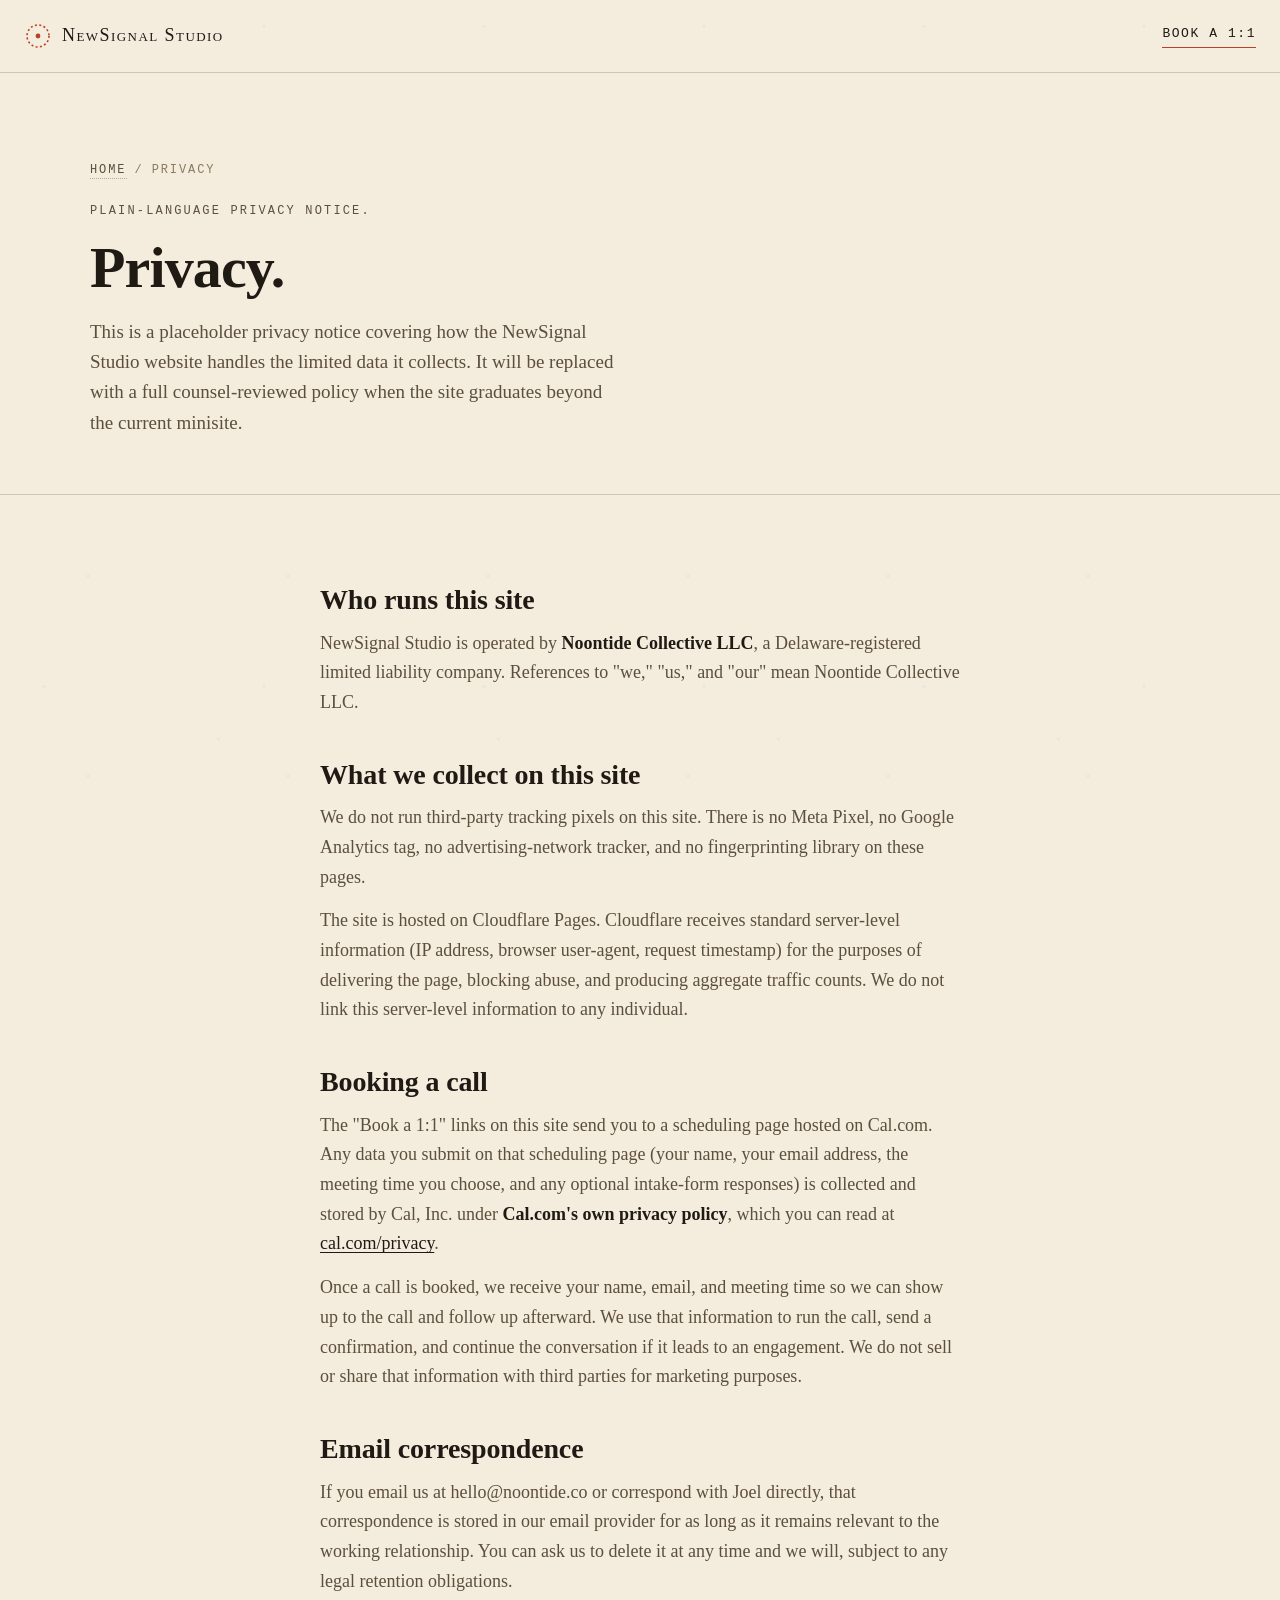
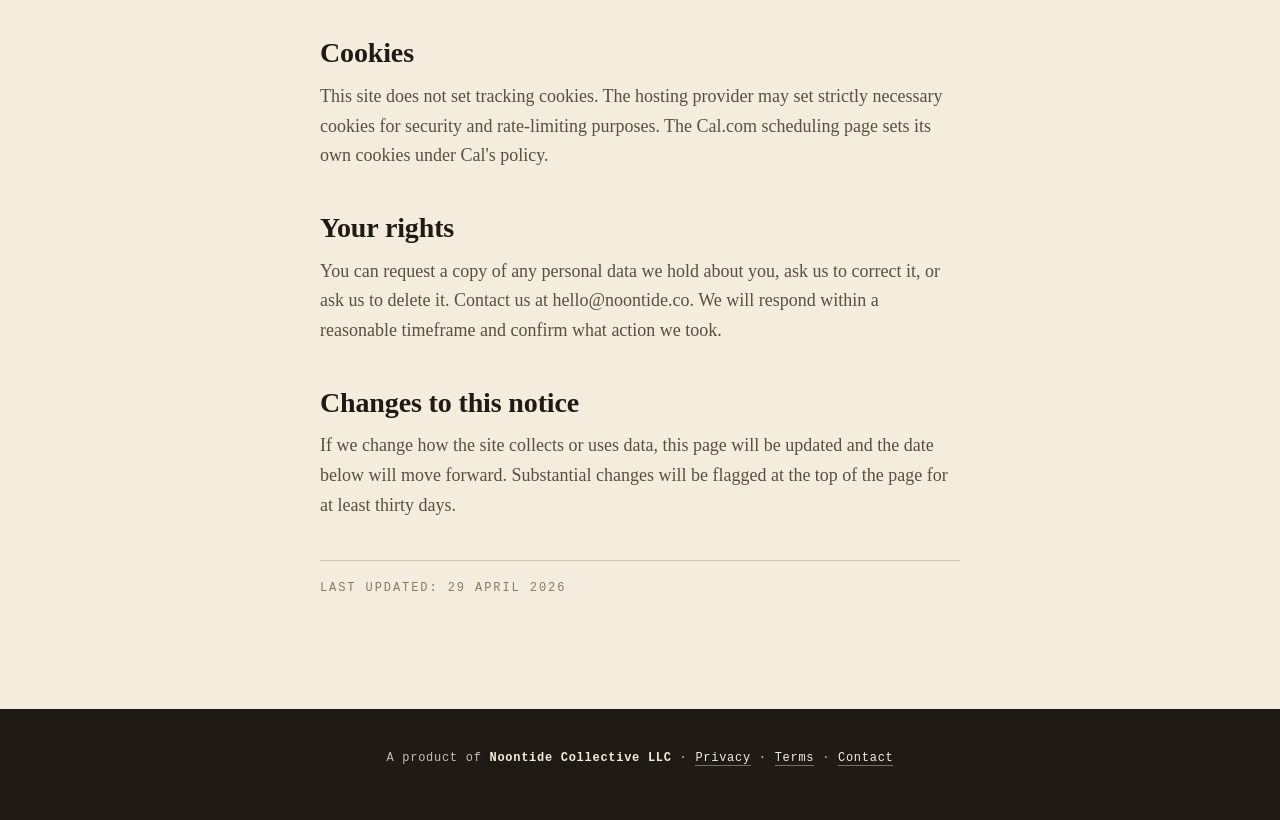
<file: privacy/index.html>
<!doctype html>
<html lang="en">
<head>
<meta charset="utf-8" />
<meta name="viewport" content="width=device-width, initial-scale=1" />
<title>Privacy. NewSignal Studio.</title>
<meta name="description" content="How NewSignal Studio handles the limited data we collect. No tracking pixels on this site. Booking data is governed by Cal.com's privacy policy." />
<link rel="canonical" href="https://newsignal.studio/privacy/" />

<meta property="og:type" content="website" />
<meta property="og:url" content="https://newsignal.studio/privacy/" />
<meta property="og:title" content="Privacy. NewSignal Studio." />
<meta property="og:description" content="How NewSignal Studio handles data. No tracking pixels on this site." />
<meta property="og:image" content="/og.png" />
<meta name="twitter:card" content="summary_large_image" />
<meta name="twitter:title" content="Privacy. NewSignal Studio." />
<meta name="twitter:description" content="How NewSignal Studio handles data." />
<meta name="twitter:image" content="/og.png" />

<link rel="icon" type="image/svg+xml" href="/favicon.svg" />
<link rel="stylesheet" href="/styles.css" />
<link rel="stylesheet" href="/supporting.css" />
</head>
<body>

<header class="topbar">
  <a class="wordmark" href="/" aria-label="NewSignal Studio home">
    <span class="wm-glyph" aria-hidden="true">
      <svg viewBox="0 0 28 28" width="28" height="28">
        <circle cx="14" cy="14" r="11" fill="none" stroke="currentColor" stroke-width="1.6" stroke-dasharray="2 2.4" />
        <circle cx="14" cy="14" r="2.4" fill="currentColor" />
      </svg>
    </span>
    <span class="wm-text">NewSignal&nbsp;Studio</span>
  </a>
  <a class="topbar-cta" href="https://cal.com/joel-requena/1-1-call-joel" target="_blank" rel="noopener noreferrer">Book a 1:1</a>
</header>

<main>

  <section class="page-head" aria-labelledby="page-heading">
    <div class="page-head-inner">
      <p class="crumbs">
        <a href="/">Home</a><span class="sep">/</span><span>Privacy</span>
      </p>
      <p class="eyebrow">Plain-language privacy notice.</p>
      <h1 id="page-heading">Privacy.</h1>
      <p class="lede">
        This is a placeholder privacy notice covering how the NewSignal Studio website handles
        the limited data it collects. It will be replaced with a full counsel-reviewed policy
        when the site graduates beyond the current minisite.
      </p>
    </div>
  </section>

  <article class="prose">
    <h2>Who runs this site</h2>
    <p>
      NewSignal Studio is operated by <strong>Noontide Collective LLC</strong>, a Delaware-registered
      limited liability company. References to "we," "us," and "our" mean Noontide Collective LLC.
    </p>

    <h2>What we collect on this site</h2>
    <p>
      We do not run third-party tracking pixels on this site. There is no Meta Pixel, no Google
      Analytics tag, no advertising-network tracker, and no fingerprinting library on these pages.
    </p>
    <p>
      The site is hosted on Cloudflare Pages. Cloudflare receives standard server-level information
      (IP address, browser user-agent, request timestamp) for the purposes of delivering the page,
      blocking abuse, and producing aggregate traffic counts. We do not link this server-level
      information to any individual.
    </p>

    <h2>Booking a call</h2>
    <p>
      The "Book a 1:1" links on this site send you to a scheduling page hosted on Cal.com.
      Any data you submit on that scheduling page (your name, your email address, the meeting time
      you choose, and any optional intake-form responses) is collected and stored by Cal, Inc.
      under <strong>Cal.com's own privacy policy</strong>, which you can read at
      <a href="https://cal.com/privacy" target="_blank" rel="noopener noreferrer">cal.com/privacy</a>.
    </p>
    <p>
      Once a call is booked, we receive your name, email, and meeting time so we can show up to the
      call and follow up afterward. We use that information to run the call, send a confirmation,
      and continue the conversation if it leads to an engagement. We do not sell or share that
      information with third parties for marketing purposes.
    </p>

    <h2>Email correspondence</h2>
    <p>
      If you email us at hello@noontide.co or correspond with Joel directly, that correspondence is
      stored in our email provider for as long as it remains relevant to the working relationship.
      You can ask us to delete it at any time and we will, subject to any legal retention obligations.
    </p>

    <h2>Cookies</h2>
    <p>
      This site does not set tracking cookies. The hosting provider may set strictly necessary
      cookies for security and rate-limiting purposes. The Cal.com scheduling page sets its own
      cookies under Cal's policy.
    </p>

    <h2>Your rights</h2>
    <p>
      You can request a copy of any personal data we hold about you, ask us to correct it, or ask
      us to delete it. Contact us at hello@noontide.co. We will respond within a reasonable
      timeframe and confirm what action we took.
    </p>

    <h2>Changes to this notice</h2>
    <p>
      If we change how the site collects or uses data, this page will be updated and the date below
      will move forward. Substantial changes will be flagged at the top of the page for at least
      thirty days.
    </p>

    <p class="meta">Last updated: 29 April 2026</p>
  </article>

</main>

<footer class="site-footer">
  <p>
    A product of <strong>Noontide Collective LLC</strong> ·
    <a href="/privacy/">Privacy</a> ·
    <a href="/terms/">Terms</a> ·
    <a href="mailto:hello@noontide.co">Contact</a>
  </p>
</footer>

</body>
</html>
</file>
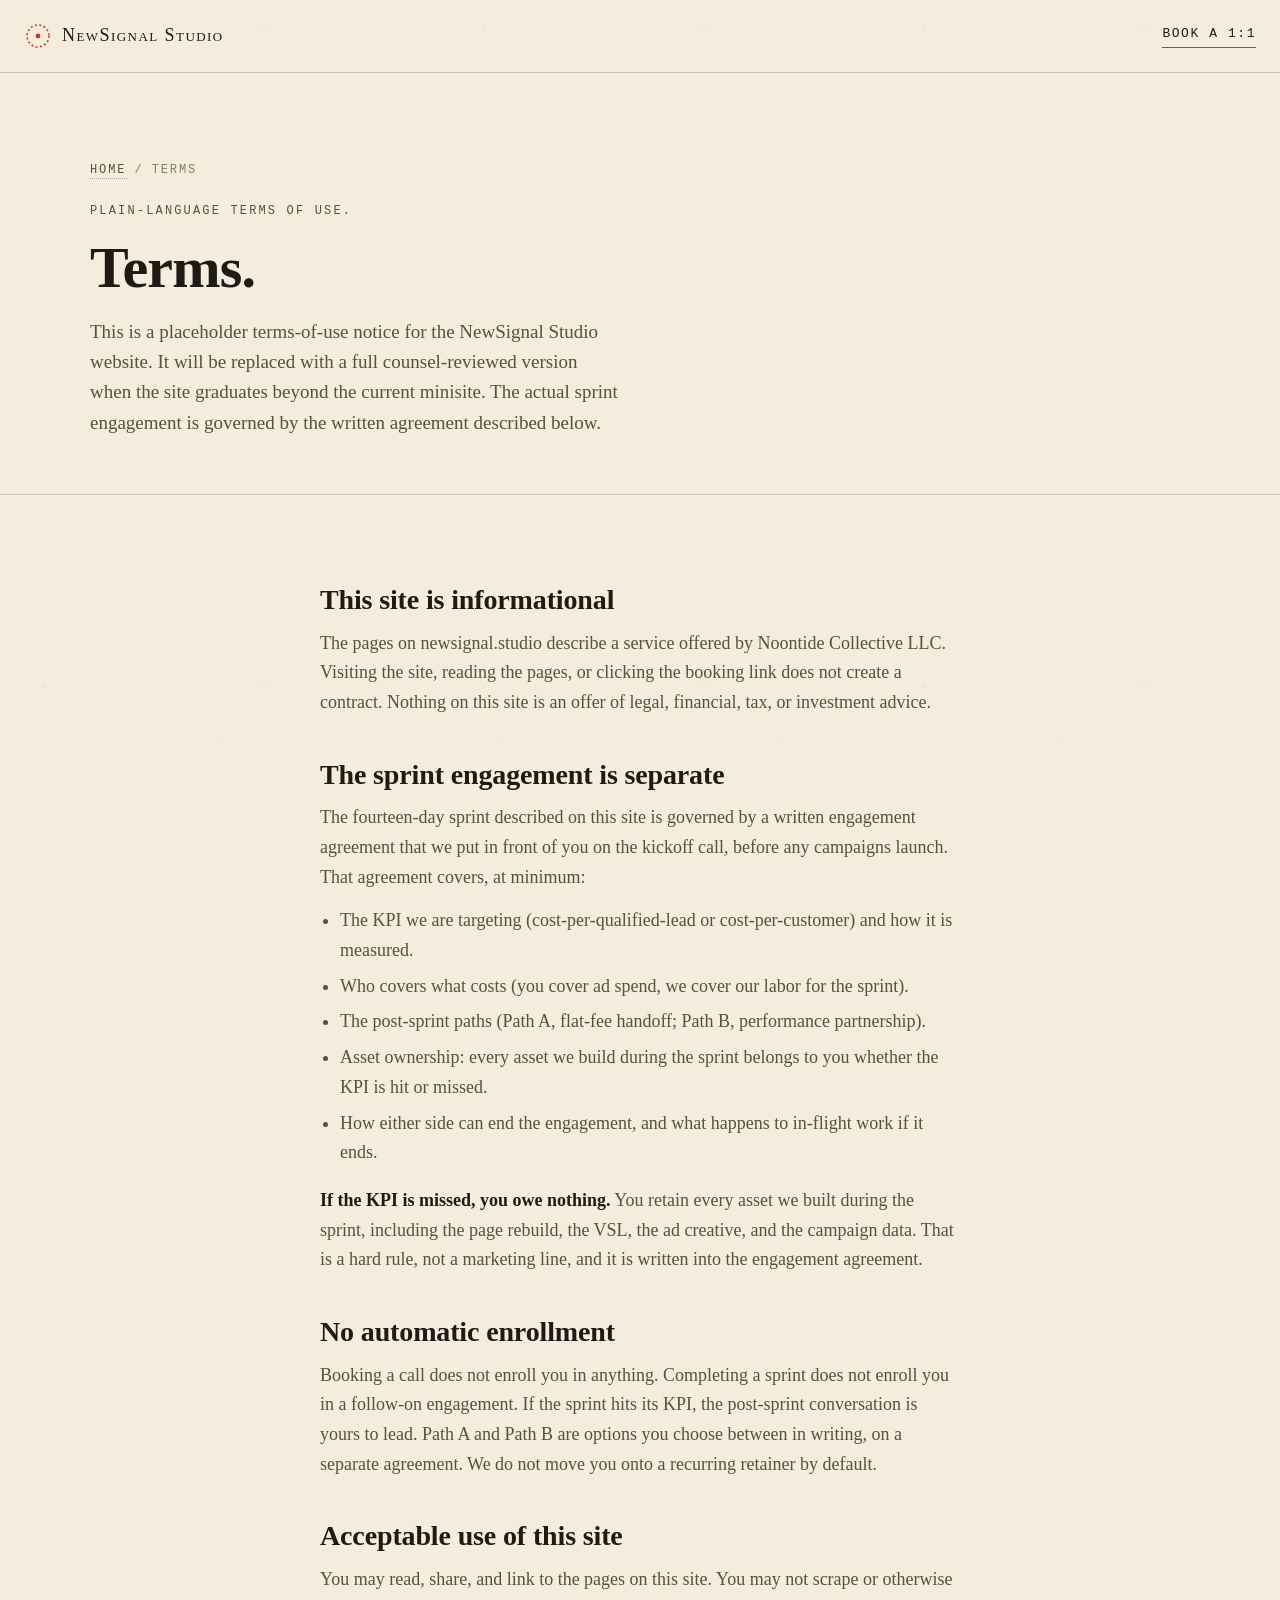
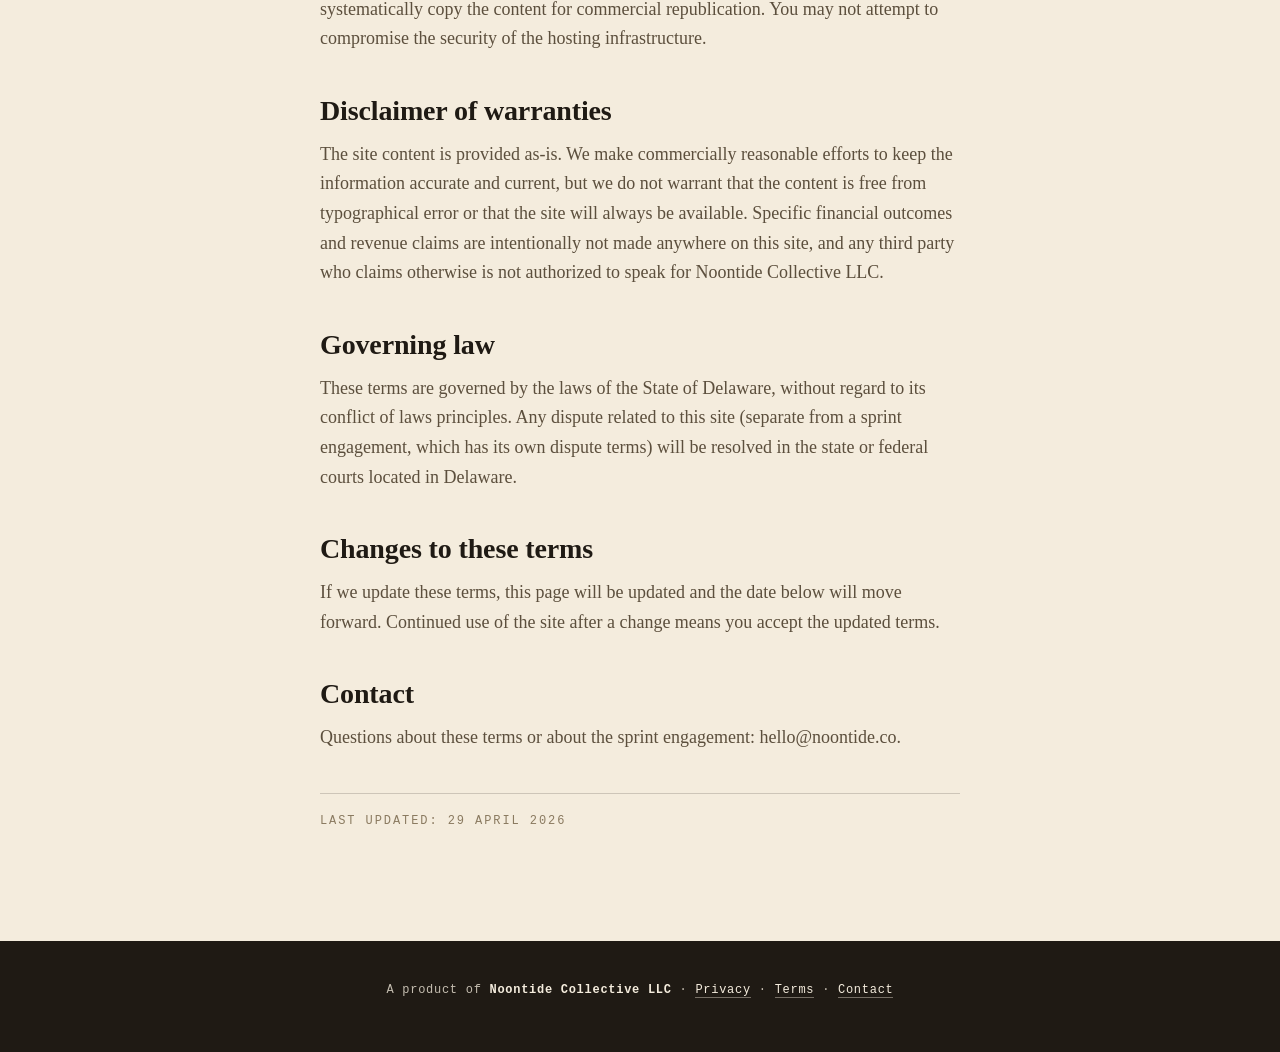
<file: terms/index.html>
<!doctype html>
<html lang="en">
<head>
<meta charset="utf-8" />
<meta name="viewport" content="width=device-width, initial-scale=1" />
<title>Terms. NewSignal Studio.</title>
<meta name="description" content="This site is informational. The actual sprint terms (KPI, ad spend, post-sprint paths) are agreed in writing on the kickoff call before any campaigns launch." />
<link rel="canonical" href="https://newsignal.studio/terms/" />

<meta property="og:type" content="website" />
<meta property="og:url" content="https://newsignal.studio/terms/" />
<meta property="og:title" content="Terms. NewSignal Studio." />
<meta property="og:description" content="This site is informational. Sprint terms are agreed in writing on the kickoff call." />
<meta property="og:image" content="/og.png" />
<meta name="twitter:card" content="summary_large_image" />
<meta name="twitter:title" content="Terms. NewSignal Studio." />
<meta name="twitter:description" content="This site is informational. Sprint terms are agreed in writing on the kickoff call." />
<meta name="twitter:image" content="/og.png" />

<link rel="icon" type="image/svg+xml" href="/favicon.svg" />
<link rel="stylesheet" href="/styles.css" />
<link rel="stylesheet" href="/supporting.css" />
</head>
<body>

<header class="topbar">
  <a class="wordmark" href="/" aria-label="NewSignal Studio home">
    <span class="wm-glyph" aria-hidden="true">
      <svg viewBox="0 0 28 28" width="28" height="28">
        <circle cx="14" cy="14" r="11" fill="none" stroke="currentColor" stroke-width="1.6" stroke-dasharray="2 2.4" />
        <circle cx="14" cy="14" r="2.4" fill="currentColor" />
      </svg>
    </span>
    <span class="wm-text">NewSignal&nbsp;Studio</span>
  </a>
  <a class="topbar-cta" href="https://cal.com/joel-requena/1-1-call-joel" target="_blank" rel="noopener noreferrer">Book a 1:1</a>
</header>

<main>

  <section class="page-head" aria-labelledby="page-heading">
    <div class="page-head-inner">
      <p class="crumbs">
        <a href="/">Home</a><span class="sep">/</span><span>Terms</span>
      </p>
      <p class="eyebrow">Plain-language terms of use.</p>
      <h1 id="page-heading">Terms.</h1>
      <p class="lede">
        This is a placeholder terms-of-use notice for the NewSignal Studio website.
        It will be replaced with a full counsel-reviewed version when the site graduates beyond
        the current minisite. The actual sprint engagement is governed by the written agreement
        described below.
      </p>
    </div>
  </section>

  <article class="prose">
    <h2>This site is informational</h2>
    <p>
      The pages on newsignal.studio describe a service offered by Noontide Collective LLC.
      Visiting the site, reading the pages, or clicking the booking link does not create a
      contract. Nothing on this site is an offer of legal, financial, tax, or investment advice.
    </p>

    <h2>The sprint engagement is separate</h2>
    <p>
      The fourteen-day sprint described on this site is governed by a written engagement agreement
      that we put in front of you on the kickoff call, before any campaigns launch. That agreement
      covers, at minimum:
    </p>
    <ul>
      <li>The KPI we are targeting (cost-per-qualified-lead or cost-per-customer) and how it is measured.</li>
      <li>Who covers what costs (you cover ad spend, we cover our labor for the sprint).</li>
      <li>The post-sprint paths (Path A, flat-fee handoff; Path B, performance partnership).</li>
      <li>Asset ownership: every asset we build during the sprint belongs to you whether the KPI is hit or missed.</li>
      <li>How either side can end the engagement, and what happens to in-flight work if it ends.</li>
    </ul>
    <p>
      <strong>If the KPI is missed, you owe nothing.</strong> You retain every asset we built during
      the sprint, including the page rebuild, the VSL, the ad creative, and the campaign data. That
      is a hard rule, not a marketing line, and it is written into the engagement agreement.
    </p>

    <h2>No automatic enrollment</h2>
    <p>
      Booking a call does not enroll you in anything. Completing a sprint does not enroll you in
      a follow-on engagement. If the sprint hits its KPI, the post-sprint conversation is yours to
      lead. Path A and Path B are options you choose between in writing, on a separate agreement.
      We do not move you onto a recurring retainer by default.
    </p>

    <h2>Acceptable use of this site</h2>
    <p>
      You may read, share, and link to the pages on this site. You may not scrape or otherwise
      systematically copy the content for commercial republication. You may not attempt to
      compromise the security of the hosting infrastructure.
    </p>

    <h2>Disclaimer of warranties</h2>
    <p>
      The site content is provided as-is. We make commercially reasonable efforts to keep the
      information accurate and current, but we do not warrant that the content is free from
      typographical error or that the site will always be available. Specific financial outcomes
      and revenue claims are intentionally not made anywhere on this site, and any third party
      who claims otherwise is not authorized to speak for Noontide Collective LLC.
    </p>

    <h2>Governing law</h2>
    <p>
      These terms are governed by the laws of the State of Delaware, without regard to its conflict
      of laws principles. Any dispute related to this site (separate from a sprint engagement, which
      has its own dispute terms) will be resolved in the state or federal courts located in Delaware.
    </p>

    <h2>Changes to these terms</h2>
    <p>
      If we update these terms, this page will be updated and the date below will move forward.
      Continued use of the site after a change means you accept the updated terms.
    </p>

    <h2>Contact</h2>
    <p>
      Questions about these terms or about the sprint engagement: hello@noontide.co.
    </p>

    <p class="meta">Last updated: 29 April 2026</p>
  </article>

</main>

<footer class="site-footer">
  <p>
    A product of <strong>Noontide Collective LLC</strong> ·
    <a href="/privacy/">Privacy</a> ·
    <a href="/terms/">Terms</a> ·
    <a href="mailto:hello@noontide.co">Contact</a>
  </p>
</footer>

</body>
</html>
</file>
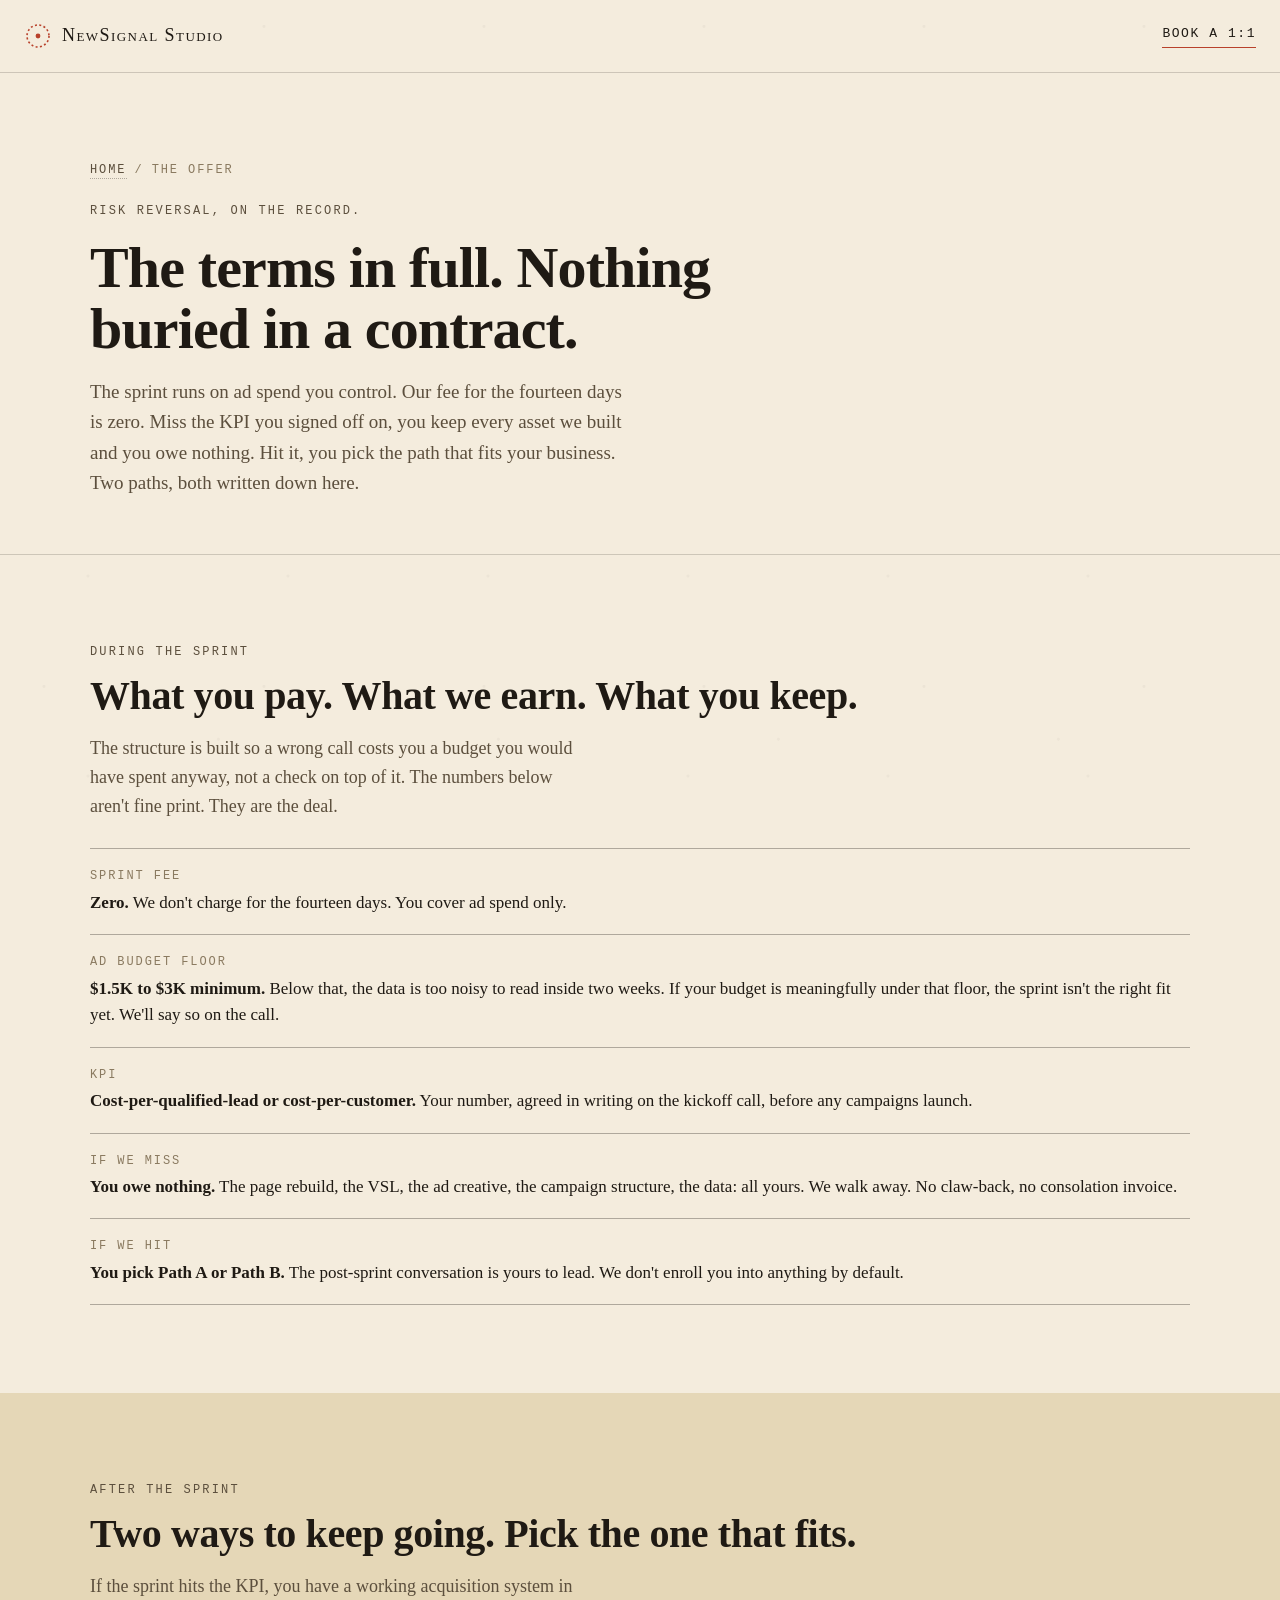
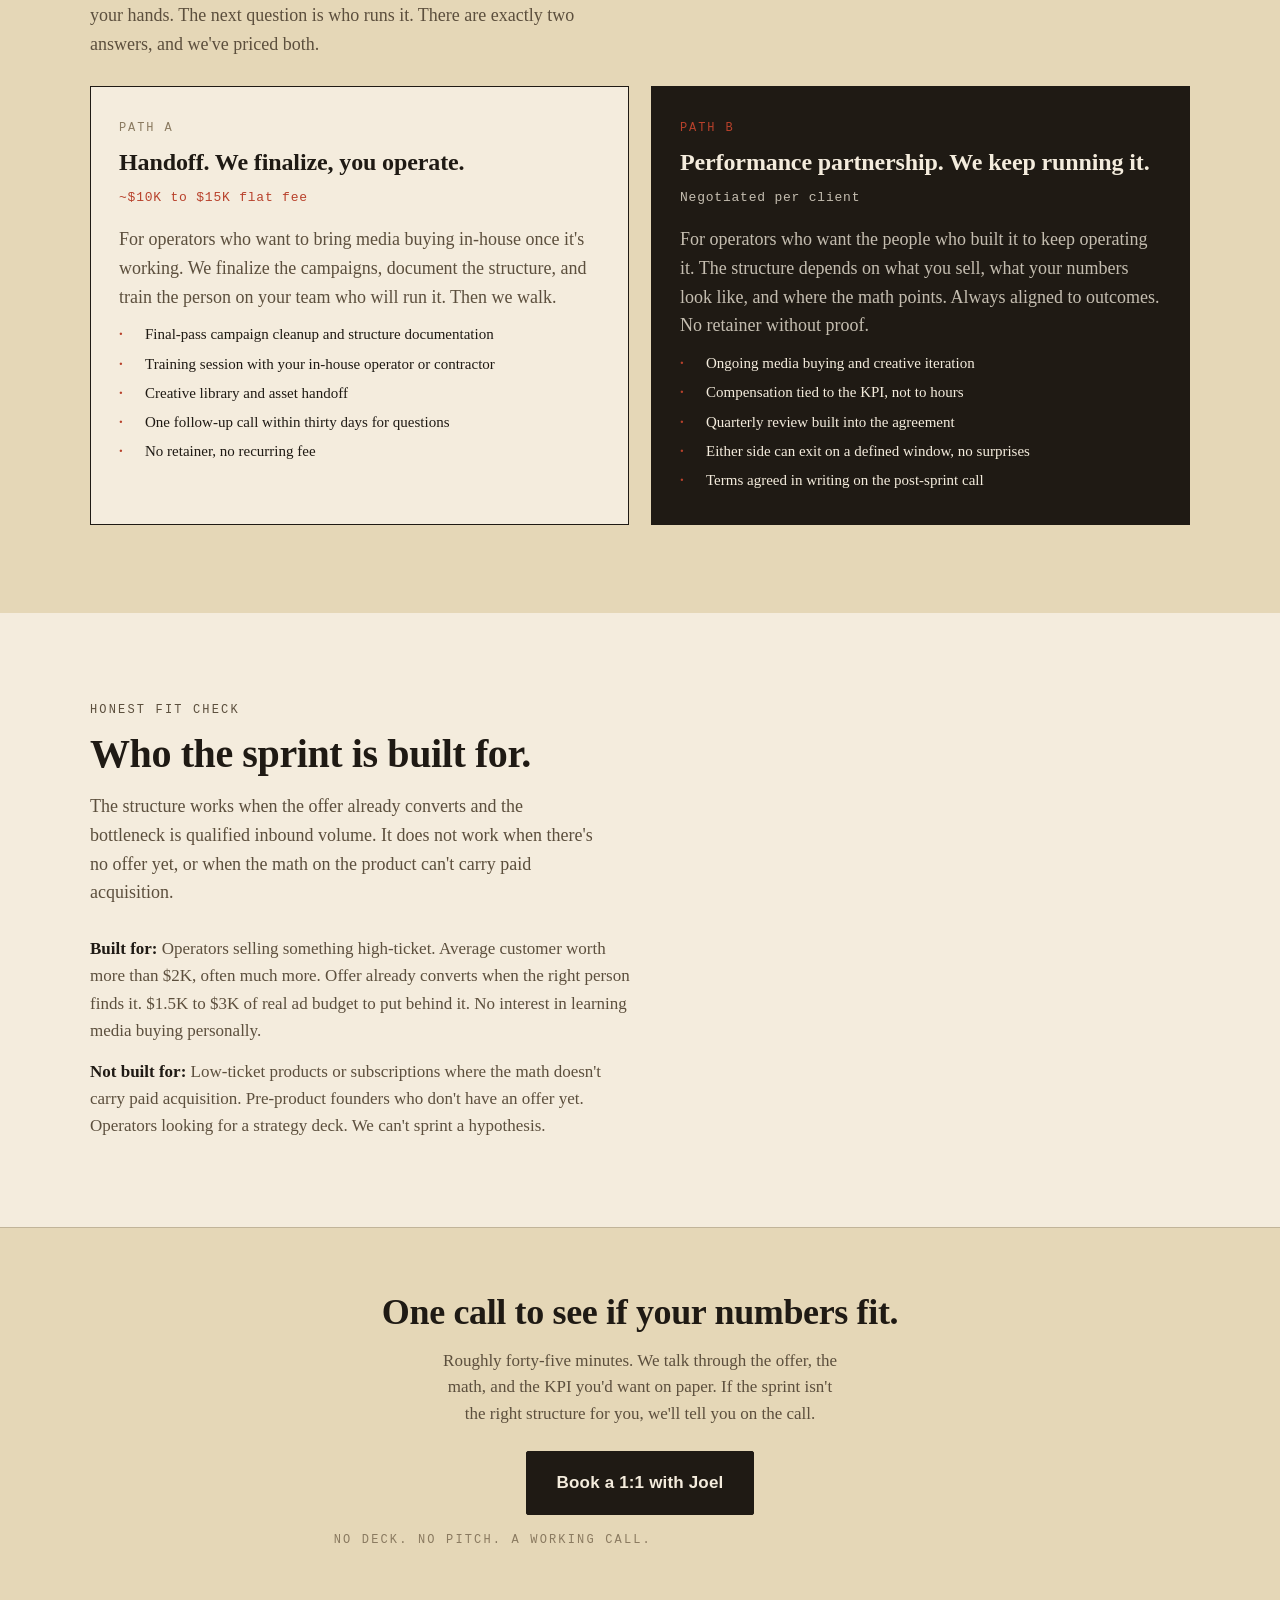
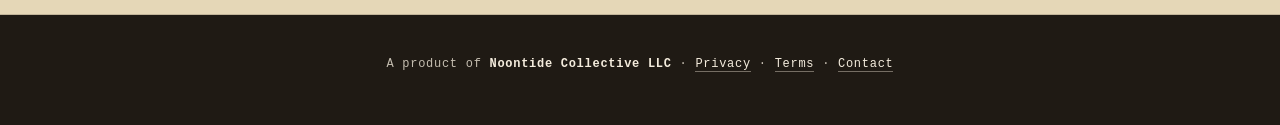
<file: the-offer/index.html>
<!doctype html>
<html lang="en">
<head>
<meta charset="utf-8" />
<meta name="viewport" content="width=device-width, initial-scale=1" />
<title>The offer. Risk-reversal terms in detail. NewSignal Studio.</title>
<meta name="description" content="Sprint cost is ad spend only. Miss the KPI, you owe nothing. Hit it, pick Path A (flat-fee handoff) or Path B (performance partnership)." />
<link rel="canonical" href="https://newsignal.studio/the-offer/" />

<meta property="og:type" content="website" />
<meta property="og:url" content="https://newsignal.studio/the-offer/" />
<meta property="og:title" content="The offer. Risk-reversal terms in detail." />
<meta property="og:description" content="Sprint cost is ad spend only. Miss the KPI, you owe nothing. Hit it, pick Path A or Path B." />
<meta property="og:image" content="/og.png" />
<meta name="twitter:card" content="summary_large_image" />
<meta name="twitter:title" content="The offer. Risk-reversal terms in detail." />
<meta name="twitter:description" content="Sprint cost is ad spend only. Miss the KPI, you owe nothing." />
<meta name="twitter:image" content="/og.png" />

<link rel="icon" type="image/svg+xml" href="/favicon.svg" />
<link rel="stylesheet" href="/styles.css" />
<link rel="stylesheet" href="/supporting.css" />
</head>
<body>

<header class="topbar">
  <a class="wordmark" href="/" aria-label="NewSignal Studio home">
    <span class="wm-glyph" aria-hidden="true">
      <svg viewBox="0 0 28 28" width="28" height="28">
        <circle cx="14" cy="14" r="11" fill="none" stroke="currentColor" stroke-width="1.6" stroke-dasharray="2 2.4" />
        <circle cx="14" cy="14" r="2.4" fill="currentColor" />
      </svg>
    </span>
    <span class="wm-text">NewSignal&nbsp;Studio</span>
  </a>
  <a class="topbar-cta" href="https://cal.com/joel-requena/1-1-call-joel" target="_blank" rel="noopener noreferrer">Book a 1:1</a>
</header>

<main>

  <section class="page-head" aria-labelledby="page-heading">
    <div class="page-head-inner">
      <p class="crumbs">
        <a href="/">Home</a><span class="sep">/</span><span>The offer</span>
      </p>
      <p class="eyebrow">Risk reversal, on the record.</p>
      <h1 id="page-heading">The terms in full. Nothing buried in a contract.</h1>
      <p class="lede">
        The sprint runs on ad spend you control. Our fee for the fourteen days is zero.
        Miss the KPI you signed off on, you keep every asset we built and you owe nothing.
        Hit it, you pick the path that fits your business. Two paths, both written down here.
      </p>
    </div>
  </section>

  <section class="subsection" aria-labelledby="terms-heading">
    <div class="subsection-inner">
      <p class="eyebrow">During the sprint</p>
      <h2 id="terms-heading">What you pay. What we earn. What you keep.</h2>
      <p class="section-lede">
        The structure is built so a wrong call costs you a budget you would have spent anyway,
        not a check on top of it. The numbers below aren't fine print. They are the deal.
      </p>

      <ul class="facts">
        <li>
          <span class="fact-label">Sprint fee</span>
          <span class="fact-body"><strong>Zero.</strong> We don't charge for the fourteen days. You cover ad spend only.</span>
        </li>
        <li>
          <span class="fact-label">Ad budget floor</span>
          <span class="fact-body">
            <strong>$1.5K to $3K minimum.</strong> Below that, the data is too noisy to read inside two weeks.
            If your budget is meaningfully under that floor, the sprint isn't the right fit yet. We'll say so on the call.
          </span>
        </li>
        <li>
          <span class="fact-label">KPI</span>
          <span class="fact-body">
            <strong>Cost-per-qualified-lead or cost-per-customer.</strong>
            Your number, agreed in writing on the kickoff call, before any campaigns launch.
          </span>
        </li>
        <li>
          <span class="fact-label">If we miss</span>
          <span class="fact-body">
            <strong>You owe nothing.</strong> The page rebuild, the VSL, the ad creative, the campaign
            structure, the data: all yours. We walk away. No claw-back, no consolation invoice.
          </span>
        </li>
        <li>
          <span class="fact-label">If we hit</span>
          <span class="fact-body">
            <strong>You pick Path A or Path B.</strong> The post-sprint conversation is yours to lead.
            We don't enroll you into anything by default.
          </span>
        </li>
      </ul>
    </div>
  </section>

  <section class="subsection alt" aria-labelledby="paths-heading">
    <div class="subsection-inner">
      <p class="eyebrow">After the sprint</p>
      <h2 id="paths-heading">Two ways to keep going. Pick the one that fits.</h2>
      <p class="section-lede">
        If the sprint hits the KPI, you have a working acquisition system in your hands. The next
        question is who runs it. There are exactly two answers, and we've priced both.
      </p>

      <div class="paths">
        <article class="path-card is-a">
          <p class="path-tag">Path A</p>
          <h3>Handoff. We finalize, you operate.</h3>
          <p class="path-price">~$10K to $15K flat fee</p>
          <p>
            For operators who want to bring media buying in-house once it's working.
            We finalize the campaigns, document the structure, and train the person on your team
            who will run it. Then we walk.
          </p>
          <ul>
            <li>Final-pass campaign cleanup and structure documentation</li>
            <li>Training session with your in-house operator or contractor</li>
            <li>Creative library and asset handoff</li>
            <li>One follow-up call within thirty days for questions</li>
            <li>No retainer, no recurring fee</li>
          </ul>
        </article>

        <article class="path-card is-b">
          <p class="path-tag">Path B</p>
          <h3>Performance partnership. We keep running it.</h3>
          <p class="path-price">Negotiated per client</p>
          <p>
            For operators who want the people who built it to keep operating it. The structure
            depends on what you sell, what your numbers look like, and where the math points.
            Always aligned to outcomes. No retainer without proof.
          </p>
          <ul>
            <li>Ongoing media buying and creative iteration</li>
            <li>Compensation tied to the KPI, not to hours</li>
            <li>Quarterly review built into the agreement</li>
            <li>Either side can exit on a defined window, no surprises</li>
            <li>Terms agreed in writing on the post-sprint call</li>
          </ul>
        </article>
      </div>
    </div>
  </section>

  <section class="subsection" aria-labelledby="who-heading">
    <div class="subsection-inner">
      <p class="eyebrow">Honest fit check</p>
      <h2 id="who-heading">Who the sprint is built for.</h2>
      <p class="section-lede">
        The structure works when the offer already converts and the bottleneck is qualified
        inbound volume. It does not work when there's no offer yet, or when the math on the
        product can't carry paid acquisition.
      </p>

      <div style="display:grid;gap:14px;font-family:var(--serif);font-size:17px;line-height:1.6;color:var(--ink);max-width:64ch;">
        <p style="margin:0;color:var(--ink-soft);"><strong style="color:var(--ink);">Built for:</strong> Operators selling something high-ticket. Average customer worth more than $2K, often much more. Offer already converts when the right person finds it. $1.5K to $3K of real ad budget to put behind it. No interest in learning media buying personally.</p>
        <p style="margin:0;color:var(--ink-soft);"><strong style="color:var(--ink);">Not built for:</strong> Low-ticket products or subscriptions where the math doesn't carry paid acquisition. Pre-product founders who don't have an offer yet. Operators looking for a strategy deck. We can't sprint a hypothesis.</p>
      </div>
    </div>
  </section>

  <section class="cta-strip" aria-labelledby="strip-heading">
    <div class="cta-strip-inner">
      <h2 id="strip-heading">One call to see if your numbers fit.</h2>
      <p>
        Roughly forty-five minutes. We talk through the offer, the math, and the KPI you'd want on paper.
        If the sprint isn't the right structure for you, we'll tell you on the call.
      </p>
      <a class="btn-primary btn-primary-lg" href="https://cal.com/joel-requena/1-1-call-joel" target="_blank" rel="noopener noreferrer">Book a 1:1 with Joel</a>
      <p class="close-mini">No deck. No pitch. A working call.</p>
    </div>
  </section>

</main>

<footer class="site-footer">
  <p>
    A product of <strong>Noontide Collective LLC</strong> ·
    <a href="/privacy/">Privacy</a> ·
    <a href="/terms/">Terms</a> ·
    <a href="mailto:hello@noontide.co">Contact</a>
  </p>
</footer>

</body>
</html>
</file>
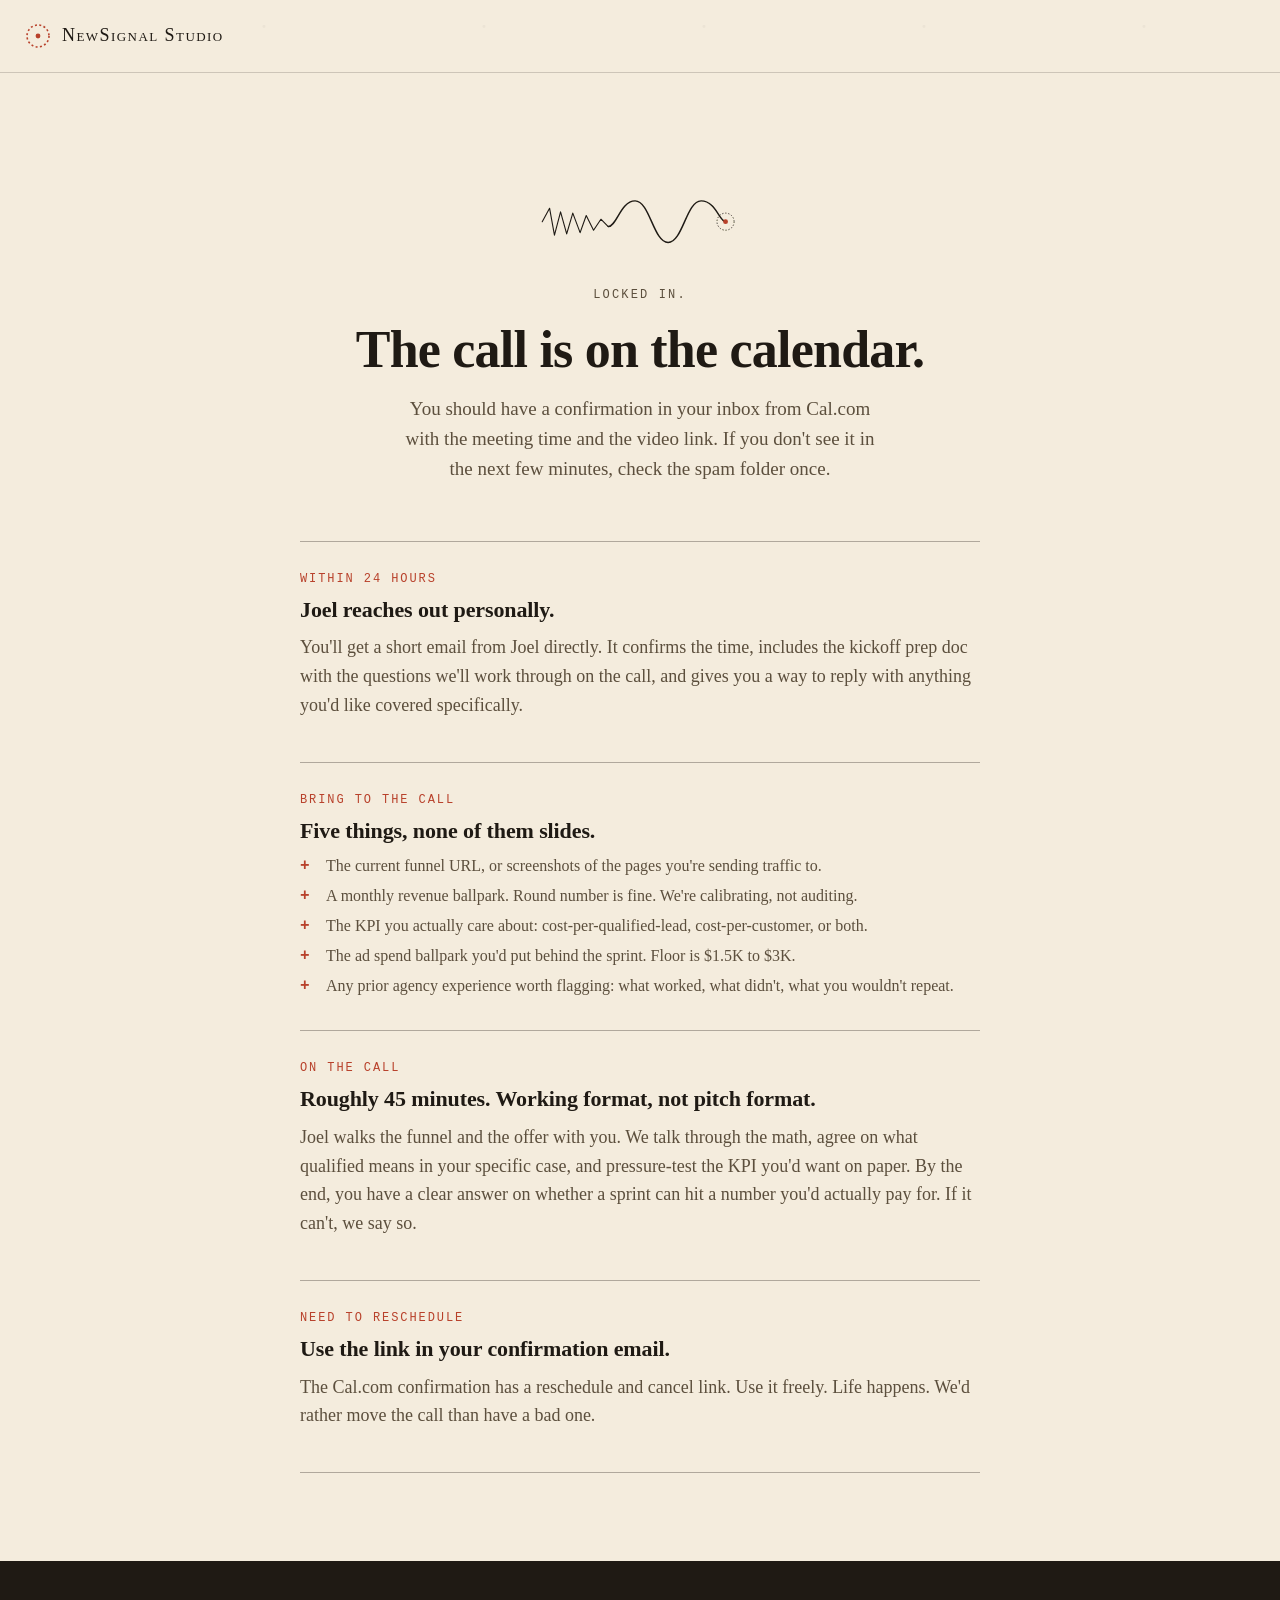
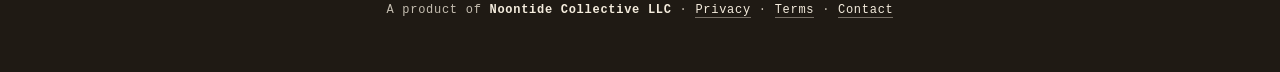
<file: start/thanks/index.html>
<!doctype html>
<html lang="en">
<head>
<meta charset="utf-8" />
<meta name="viewport" content="width=device-width, initial-scale=1" />
<title>Call booked. What happens next. NewSignal Studio.</title>
<meta name="description" content="Your 1:1 with Joel is on the calendar. Here's what to bring, what to expect, and what happens in the next 24 hours." />
<link rel="canonical" href="https://newsignal.studio/start/thanks/" />

<meta property="og:type" content="website" />
<meta property="og:url" content="https://newsignal.studio/start/thanks/" />
<meta property="og:title" content="Call booked. What happens next." />
<meta property="og:description" content="Your 1:1 with Joel is on the calendar. Here's what to bring and what to expect." />
<meta property="og:image" content="/og.png" />
<meta name="twitter:card" content="summary_large_image" />
<meta name="twitter:title" content="Call booked. What happens next." />
<meta name="twitter:description" content="Your 1:1 with Joel is on the calendar." />
<meta name="twitter:image" content="/og.png" />

<meta name="robots" content="noindex,nofollow" />

<link rel="icon" type="image/svg+xml" href="/favicon.svg" />
<link rel="stylesheet" href="/styles.css" />
<link rel="stylesheet" href="/supporting.css" />
</head>
<body>

<header class="topbar">
  <a class="wordmark" href="/" aria-label="NewSignal Studio home">
    <span class="wm-glyph" aria-hidden="true">
      <svg viewBox="0 0 28 28" width="28" height="28">
        <circle cx="14" cy="14" r="11" fill="none" stroke="currentColor" stroke-width="1.6" stroke-dasharray="2 2.4" />
        <circle cx="14" cy="14" r="2.4" fill="currentColor" />
      </svg>
    </span>
    <span class="wm-text">NewSignal&nbsp;Studio</span>
  </a>
</header>

<main>

  <section class="thanks" aria-labelledby="thanks-heading">
    <div class="thanks-inner">

      <svg viewBox="0 0 360 120" class="thanks-mark" role="img" aria-label="A small repeat of the signal locking onto a target.">
        <defs>
          <filter id="rough-thanks" x="-2%" y="-2%" width="104%" height="104%">
            <feTurbulence type="fractalNoise" baseFrequency="1.1" numOctaves="2" seed="11" />
            <feDisplacementMap in="SourceGraphic" scale="0.7" />
          </filter>
        </defs>
        <g filter="url(#rough-thanks)">
          <path d="M20 60
                   L 32 38 L 40 82 L 50 44 L 60 80 L 70 46 L 82 78 L 92 50 L 104 74 L 116 56 L 128 68"
                fill="none" stroke="currentColor" stroke-width="1.8"
                stroke-linecap="round" stroke-linejoin="round" />
          <path d="M128 68
                   C 142 68, 148 26, 172 26
                   C 196 26, 202 94, 226 94
                   C 250 94, 256 26, 280 26
                   C 304 26, 310 60, 320 60"
                fill="none" stroke="currentColor" stroke-width="2.4"
                stroke-linecap="round" stroke-linejoin="round" />
          <circle cx="320" cy="60" r="14" fill="none" stroke="currentColor"
                  stroke-width="1.4" stroke-dasharray="2 3" />
          <circle cx="320" cy="60" r="4" fill="var(--accent)" />
        </g>
      </svg>

      <p class="eyebrow">Locked in.</p>
      <h1 id="thanks-heading">The call is on the calendar.</h1>
      <p class="lede">
        You should have a confirmation in your inbox from Cal.com with the meeting time and the
        video link. If you don't see it in the next few minutes, check the spam folder once.
      </p>

      <div class="thanks-sections">

        <section class="thanks-section">
          <p class="label">Within 24 hours</p>
          <h2>Joel reaches out personally.</h2>
          <p>
            You'll get a short email from Joel directly. It confirms the time, includes the kickoff
            prep doc with the questions we'll work through on the call, and gives you a way to reply
            with anything you'd like covered specifically.
          </p>
        </section>

        <section class="thanks-section">
          <p class="label">Bring to the call</p>
          <h2>Five things, none of them slides.</h2>
          <ul>
            <li>The current funnel URL, or screenshots of the pages you're sending traffic to.</li>
            <li>A monthly revenue ballpark. Round number is fine. We're calibrating, not auditing.</li>
            <li>The KPI you actually care about: cost-per-qualified-lead, cost-per-customer, or both.</li>
            <li>The ad spend ballpark you'd put behind the sprint. Floor is $1.5K to $3K.</li>
            <li>Any prior agency experience worth flagging: what worked, what didn't, what you wouldn't repeat.</li>
          </ul>
        </section>

        <section class="thanks-section">
          <p class="label">On the call</p>
          <h2>Roughly 45 minutes. Working format, not pitch format.</h2>
          <p>
            Joel walks the funnel and the offer with you. We talk through the math, agree on what
            qualified means in your specific case, and pressure-test the KPI you'd want on paper.
            By the end, you have a clear answer on whether a sprint can hit a number you'd actually
            pay for. If it can't, we say so.
          </p>
        </section>

        <section class="thanks-section">
          <p class="label">Need to reschedule</p>
          <h2>Use the link in your confirmation email.</h2>
          <p>
            The Cal.com confirmation has a reschedule and cancel link. Use it freely.
            Life happens. We'd rather move the call than have a bad one.
          </p>
        </section>

      </div>

    </div>
  </section>

</main>

<footer class="site-footer">
  <p>
    A product of <strong>Noontide Collective LLC</strong> ·
    <a href="/privacy/">Privacy</a> ·
    <a href="/terms/">Terms</a> ·
    <a href="mailto:hello@noontide.co">Contact</a>
  </p>
</footer>

</body>
</html>
</file>
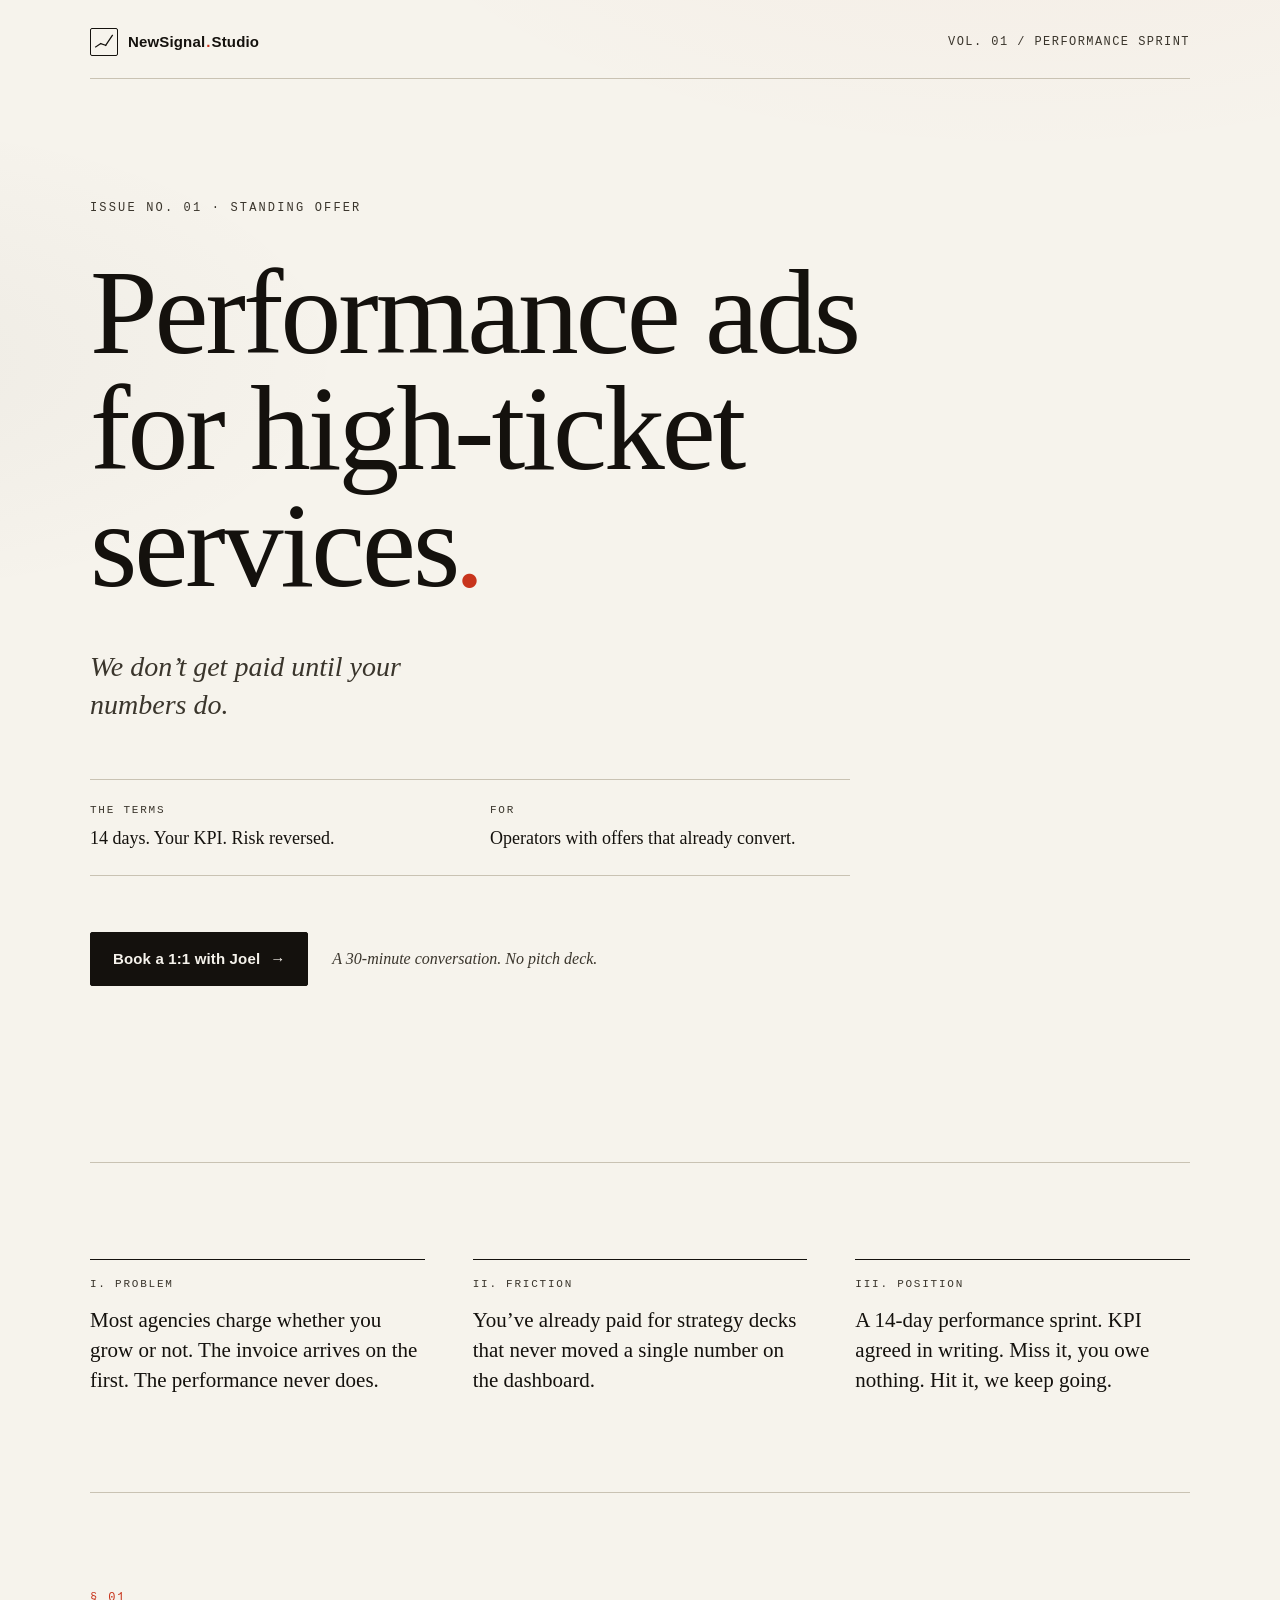
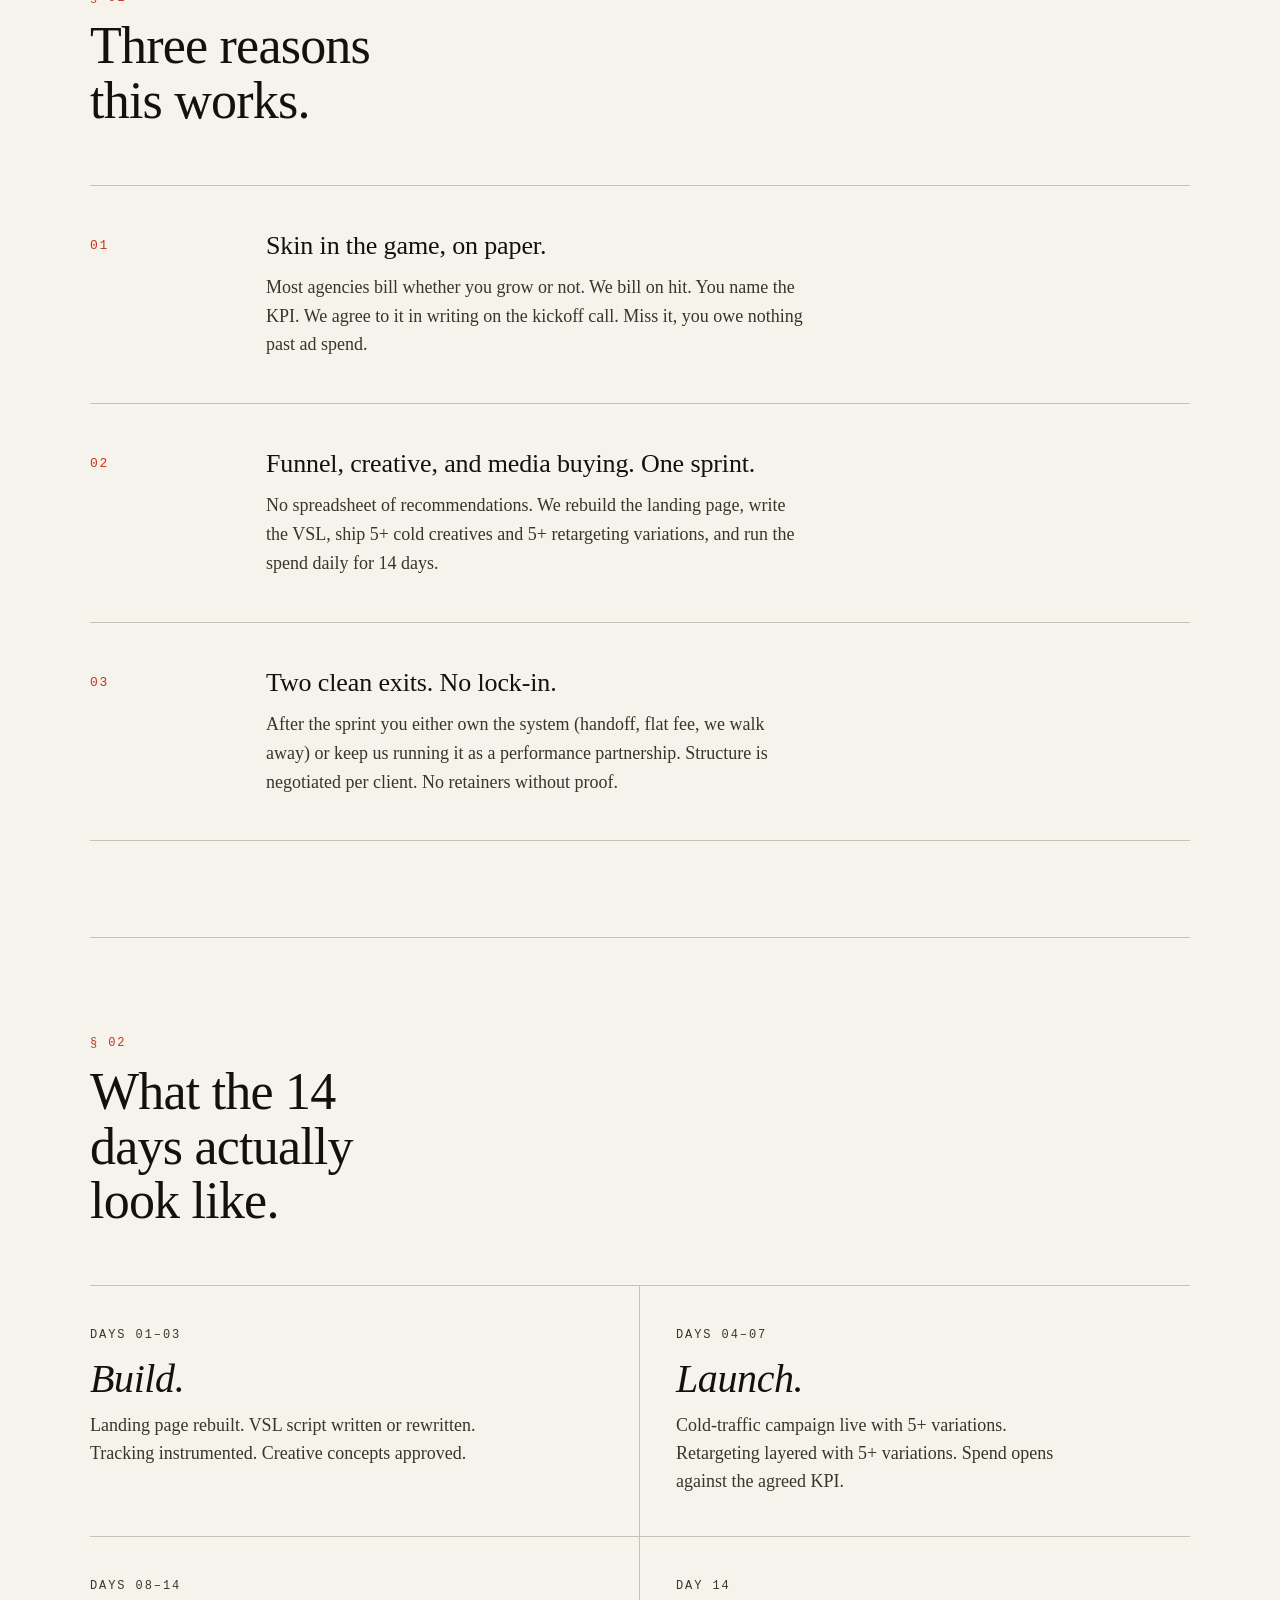
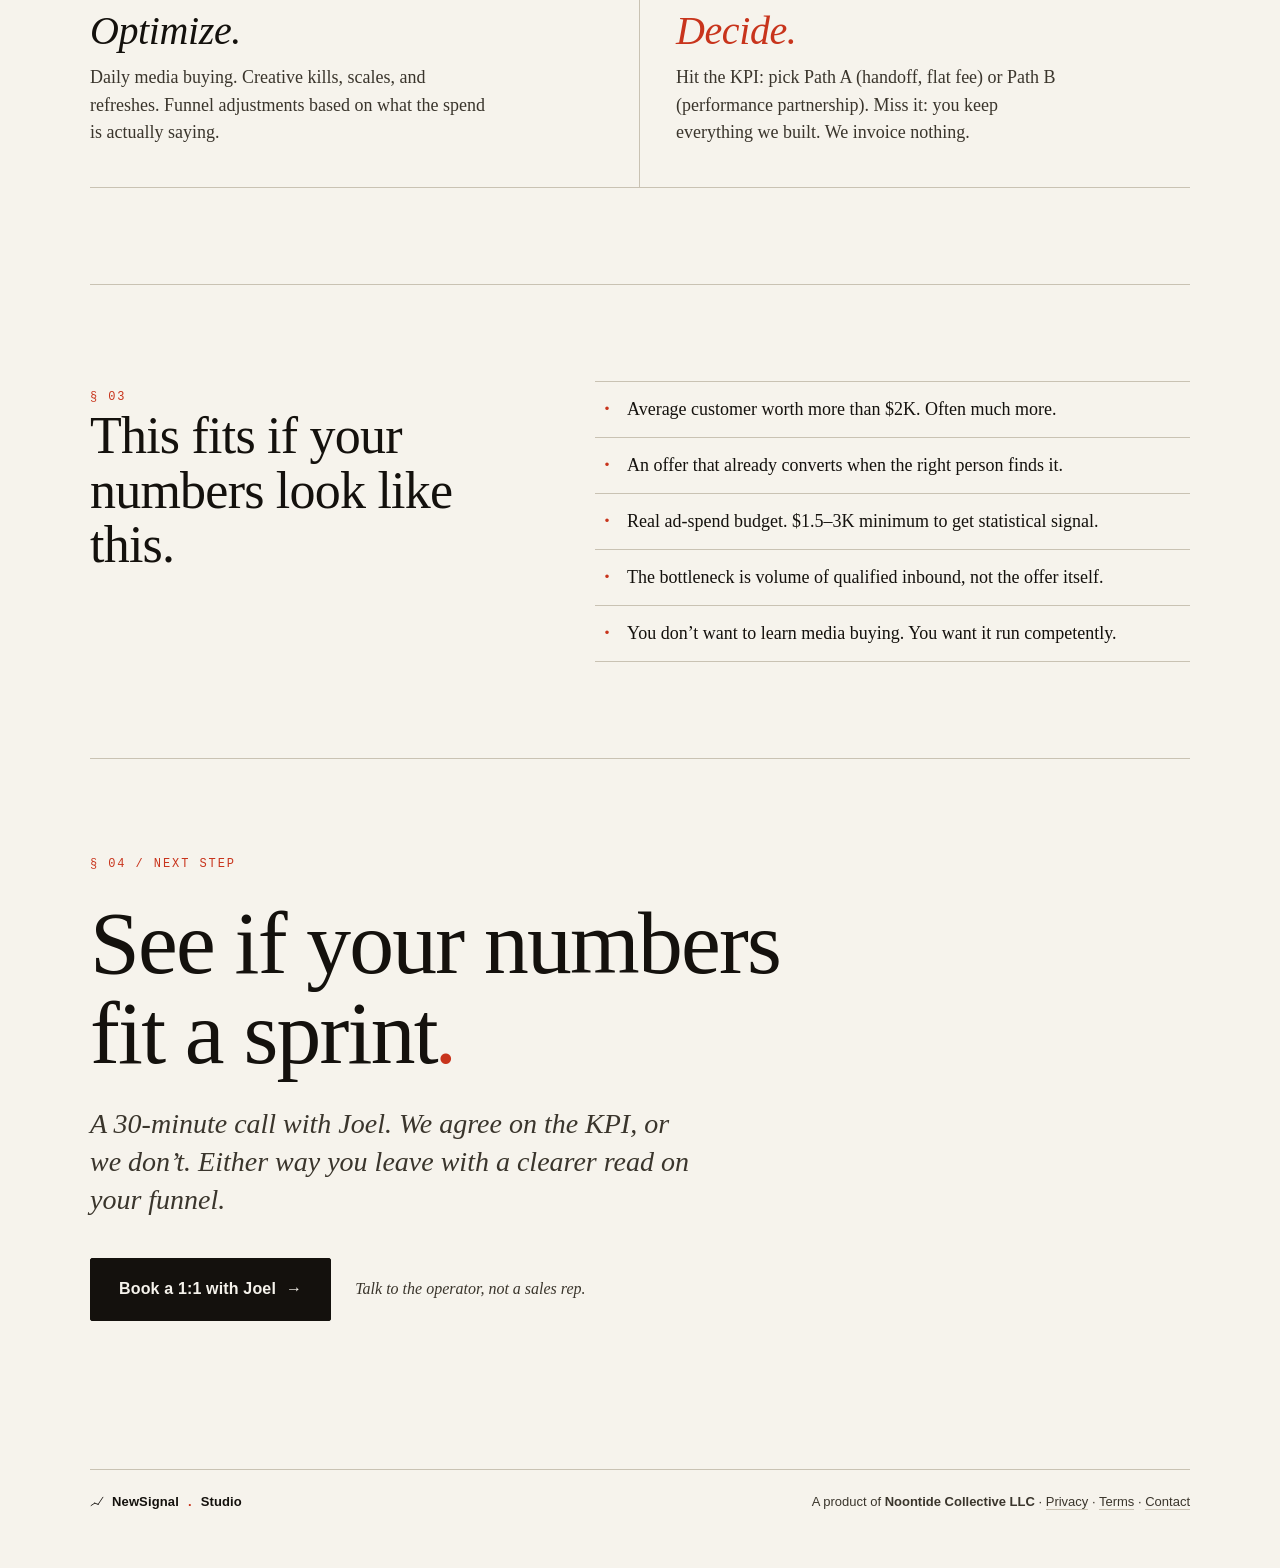
<file: .mainbranch/concepts/discarded/concept-1/index.html>
<!DOCTYPE html>
<html lang="en">
<head>
<meta charset="UTF-8">
<meta name="viewport" content="width=device-width, initial-scale=1.0">
<title>NewSignal Studio. Performance ads for high-ticket services.</title>
<meta name="description" content="A 14-day performance sprint for businesses selling expensive services. We build the funnel, run the ads, optimize the spend. Miss the KPI, you owe nothing.">
<link rel="canonical" href="https://newsignal.studio/">
<link rel="icon" type="image/svg+xml" href="favicon.svg">
<meta property="og:title" content="NewSignal Studio. Performance ads for high-ticket services.">
<meta property="og:description" content="A 14-day performance sprint. Miss the KPI, you owe nothing. Hit it, we keep going.">
<meta property="og:image" content="/og.png">
<meta property="og:url" content="https://newsignal.studio/">
<meta property="og:type" content="website">
<meta name="twitter:card" content="summary_large_image">
<meta name="twitter:title" content="NewSignal Studio. Performance ads for high-ticket services.">
<meta name="twitter:description" content="A 14-day performance sprint. Miss the KPI, you owe nothing.">
<meta name="twitter:image" content="/og.png">
<link rel="stylesheet" href="styles.css">
<script type="application/ld+json">
{
  "@context": "https://schema.org",
  "@type": "Organization",
  "name": "NewSignal Studio",
  "url": "https://newsignal.studio/",
  "description": "Performance ads for high-ticket services. A 14-day sprint with skin in the game.",
  "parentOrganization": {
    "@type": "Organization",
    "name": "Noontide Collective LLC"
  },
  "founder": {
    "@type": "Person",
    "name": "Joel Requena"
  }
}
</script>
</head>
<body>

<header class="masthead">
  <div class="container masthead-row">
    <a href="/" class="wordmark" aria-label="NewSignal Studio home">
      <span class="wordmark-mark" aria-hidden="true">
        <svg viewBox="0 0 24 24" width="20" height="20" fill="none" stroke="currentColor" stroke-width="1.5" stroke-linecap="square">
          <line x1="2" y1="18" x2="8" y2="14"></line>
          <line x1="8" y1="14" x2="14" y2="16"></line>
          <line x1="14" y1="16" x2="22" y2="4"></line>
        </svg>
      </span>
      <span class="wordmark-text">NewSignal<span class="wordmark-dot">.</span>Studio</span>
    </a>
    <span class="masthead-meta">Vol. 01 / Performance Sprint</span>
  </div>
  <div class="container">
    <div class="hairline"></div>
  </div>
</header>

<main>

  <!-- HERO -->
  <section class="hero">
    <div class="container">
      <p class="eyebrow">Issue No. 01 &middot; Standing Offer</p>
      <h1 class="hero-headline">
        Performance ads<br>
        for high-ticket<br>
        services<span class="punct">.</span>
      </h1>
      <p class="hero-deck">
        We don&rsquo;t get paid until your numbers do.
      </p>
      <div class="hero-meta">
        <div class="hero-meta-block">
          <span class="hero-meta-label">The terms</span>
          <span class="hero-meta-value">14 days. Your KPI. Risk reversed.</span>
        </div>
        <div class="hero-meta-block">
          <span class="hero-meta-label">For</span>
          <span class="hero-meta-value">Operators with offers that already convert.</span>
        </div>
      </div>
      <div class="hero-cta">
        <a class="btn-primary" href="https://cal.com/joel-requena/1-1-call-joel" target="_blank" rel="noopener noreferrer">
          Book a 1:1 with Joel
        </a>
        <span class="cta-aside">A 30-minute conversation. No pitch deck.</span>
      </div>
    </div>
  </section>

  <div class="container"><div class="rule"></div></div>

  <!-- PAS BLOCK (editorial three-column) -->
  <section class="pas">
    <div class="container">
      <div class="pas-grid">
        <div class="pas-col">
          <span class="pas-label">i. Problem</span>
          <p class="pas-body">Most agencies charge whether you grow or not. The invoice arrives on the first. The performance never does.</p>
        </div>
        <div class="pas-col">
          <span class="pas-label">ii. Friction</span>
          <p class="pas-body">You&rsquo;ve already paid for strategy decks that never moved a single number on the dashboard.</p>
        </div>
        <div class="pas-col">
          <span class="pas-label">iii. Position</span>
          <p class="pas-body">A 14-day performance sprint. KPI agreed in writing. Miss it, you owe nothing. Hit it, we keep going.</p>
        </div>
      </div>
    </div>
  </section>

  <div class="container"><div class="rule"></div></div>

  <!-- VALUE PROP (numbered editorial list) -->
  <section class="reasons">
    <div class="container">
      <header class="section-head">
        <span class="section-kicker">&sect; 01</span>
        <h2 class="section-title">Three reasons this works.</h2>
      </header>

      <ol class="reason-list">
        <li class="reason">
          <span class="reason-num">01</span>
          <div class="reason-body">
            <h3 class="reason-title">Skin in the game, on paper.</h3>
            <p>Most agencies bill whether you grow or not. We bill on hit. You name the KPI. We agree to it in writing on the kickoff call. Miss it, you owe nothing past ad spend.</p>
          </div>
        </li>
        <li class="reason">
          <span class="reason-num">02</span>
          <div class="reason-body">
            <h3 class="reason-title">Funnel, creative, and media buying. One sprint.</h3>
            <p>No spreadsheet of recommendations. We rebuild the landing page, write the VSL, ship 5+ cold creatives and 5+ retargeting variations, and run the spend daily for 14 days.</p>
          </div>
        </li>
        <li class="reason">
          <span class="reason-num">03</span>
          <div class="reason-body">
            <h3 class="reason-title">Two clean exits. No lock-in.</h3>
            <p>After the sprint you either own the system (handoff, flat fee, we walk away) or keep us running it as a performance partnership. Structure is negotiated per client. No retainers without proof.</p>
          </div>
        </li>
      </ol>
    </div>
  </section>

  <div class="container"><div class="rule"></div></div>

  <!-- MECHANISM (the sprint, editorial spread) -->
  <section class="mechanism">
    <div class="container">
      <header class="section-head">
        <span class="section-kicker">&sect; 02</span>
        <h2 class="section-title">What the 14 days actually look like.</h2>
      </header>

      <div class="mech-grid">

        <article class="mech-block">
          <span class="mech-day">Days 01&ndash;03</span>
          <h3 class="mech-h">Build.</h3>
          <p>Landing page rebuilt. VSL script written or rewritten. Tracking instrumented. Creative concepts approved.</p>
        </article>

        <article class="mech-block">
          <span class="mech-day">Days 04&ndash;07</span>
          <h3 class="mech-h">Launch.</h3>
          <p>Cold-traffic campaign live with 5+ variations. Retargeting layered with 5+ variations. Spend opens against the agreed KPI.</p>
        </article>

        <article class="mech-block">
          <span class="mech-day">Days 08&ndash;14</span>
          <h3 class="mech-h">Optimize.</h3>
          <p>Daily media buying. Creative kills, scales, and refreshes. Funnel adjustments based on what the spend is actually saying.</p>
        </article>

        <article class="mech-block mech-block-terms">
          <span class="mech-day">Day 14</span>
          <h3 class="mech-h">Decide.</h3>
          <p>Hit the KPI: pick Path A (handoff, flat fee) or Path B (performance partnership). Miss it: you keep everything we built. We invoice nothing.</p>
        </article>

      </div>
    </div>
  </section>

  <div class="container"><div class="rule"></div></div>

  <!-- FIT BLOCK -->
  <section class="fit">
    <div class="container">
      <div class="fit-grid">
        <div class="fit-col">
          <span class="section-kicker">&sect; 03</span>
          <h2 class="section-title fit-title">This fits if your numbers look like this.</h2>
        </div>
        <div class="fit-col fit-list-col">
          <ul class="fit-list">
            <li><span class="fit-mark">&middot;</span> Average customer worth more than $2K. Often much more.</li>
            <li><span class="fit-mark">&middot;</span> An offer that already converts when the right person finds it.</li>
            <li><span class="fit-mark">&middot;</span> Real ad-spend budget. $1.5&ndash;3K minimum to get statistical signal.</li>
            <li><span class="fit-mark">&middot;</span> The bottleneck is volume of qualified inbound, not the offer itself.</li>
            <li><span class="fit-mark">&middot;</span> You don&rsquo;t want to learn media buying. You want it run competently.</li>
          </ul>
        </div>
      </div>
    </div>
  </section>

  <div class="container"><div class="rule"></div></div>

  <!-- CLOSE -->
  <section class="close">
    <div class="container">
      <p class="close-kicker">&sect; 04 / Next step</p>
      <h2 class="close-headline">
        See if your numbers fit a sprint<span class="punct">.</span>
      </h2>
      <p class="close-deck">
        A 30-minute call with Joel. We agree on the KPI, or we don&rsquo;t. Either way you leave with a clearer read on your funnel.
      </p>
      <div class="close-cta">
        <a class="btn-primary btn-large" href="https://cal.com/joel-requena/1-1-call-joel" target="_blank" rel="noopener noreferrer">
          Book a 1:1 with Joel
        </a>
        <span class="cta-aside">Talk to the operator, not a sales rep.</span>
      </div>
    </div>
  </section>

</main>

<footer class="site-footer">
  <div class="container">
    <div class="hairline"></div>
    <div class="footer-row">
      <span class="footer-mark">
        <svg viewBox="0 0 24 24" width="14" height="14" fill="none" stroke="currentColor" stroke-width="1.5" stroke-linecap="square" aria-hidden="true">
          <line x1="2" y1="18" x2="8" y2="14"></line>
          <line x1="8" y1="14" x2="14" y2="16"></line>
          <line x1="14" y1="16" x2="22" y2="4"></line>
        </svg>
        NewSignal<span class="wordmark-dot">.</span>Studio
      </span>
      <p>
        A product of <strong>Noontide Collective LLC</strong> &middot;
        <a href="/privacy/">Privacy</a> &middot;
        <a href="/terms/">Terms</a> &middot;
        <a href="mailto:hello@noontide.co">Contact</a>
      </p>
    </div>
  </div>
</footer>

</body>
</html>
</file>
<file: styles.css>
/* =========================================================
   NewSignal Studio. concept-2 (Illustrated / Signature Artifact)
   Editorial / craft-magazine register. The hero is the brand
   name made visible: noise resolving into one clean signal,
   locked to a number.
   ========================================================= */

:root {
  /* warm cream paper + ink + one expressive accent (clay red) */
  --paper:        #F4ECDD;   /* warm cream paper */
  --paper-warm:   #EADFC6;   /* secondary paper */
  --paper-deep:   #E5D7B7;   /* hero band background */
  --ink:          #1F1A14;   /* warm near-black, the drawing ink */
  --ink-soft:     #5C4F3D;   /* secondary handwriting ink */
  --ink-mute:     #8A7A60;   /* muted body */
  --accent:       #B8412B;   /* clay red, the lock dot */
  --accent-deep:  #8E2E1E;
  --rule:         rgba(31, 26, 20, 0.18);
  --rule-strong:  rgba(31, 26, 20, 0.32);

  /* type */
  --serif:  "Iowan Old Style", "Charter", "Iowan", "Palatino Linotype",
            "Palatino", Georgia, "Times New Roman", serif;
  --mono:   ui-monospace, "SFMono-Regular", "Menlo", "Consolas", monospace;
  --sans:   -apple-system, BlinkMacSystemFont, "Segoe UI", Inter,
            "Helvetica Neue", Arial, sans-serif;
}

* { box-sizing: border-box; }
html { -webkit-text-size-adjust: 100%; }
body {
  margin: 0;
  background: var(--paper);
  color: var(--ink);
  font-family: var(--serif);
  font-size: 18px;
  line-height: 1.55;
  font-feature-settings: "kern", "liga", "onum";
  -webkit-font-smoothing: antialiased;
  text-rendering: optimizeLegibility;
}

a { color: var(--ink); text-decoration-thickness: 1px; text-underline-offset: 3px; }
a:hover { color: var(--accent-deep); }

/* subtle paper grain (no images) */
body::before {
  content: "";
  position: fixed; inset: 0;
  pointer-events: none;
  background-image:
    radial-gradient(circle at 20% 12%, rgba(31,26,20,0.035) 0 1px, transparent 2px),
    radial-gradient(circle at 78% 64%, rgba(31,26,20,0.03) 0 1px, transparent 2px),
    radial-gradient(circle at 44% 88%, rgba(31,26,20,0.03) 0 1px, transparent 2px);
  background-size: 220px 220px, 280px 280px, 200px 200px;
  z-index: 0;
}

main, .topbar, .site-footer { position: relative; z-index: 1; }

/* =========================================================
   Topbar
   ========================================================= */
.topbar {
  display: flex; align-items: center; justify-content: space-between;
  padding: 22px 24px;
  border-bottom: 1px solid var(--rule);
}
.wordmark {
  display: inline-flex; align-items: center; gap: 10px;
  text-decoration: none;
  color: var(--ink);
  font-family: var(--serif);
  font-size: 18px;
  letter-spacing: 0.02em;
}
.wm-glyph { display: inline-flex; color: var(--accent); }
.wm-text { font-variant: small-caps; letter-spacing: 0.08em; }

.topbar-cta {
  font-family: var(--mono);
  font-size: 13px;
  text-transform: uppercase;
  letter-spacing: 0.12em;
  text-decoration: none;
  color: var(--ink);
  border-bottom: 1.5px solid var(--accent);
  padding-bottom: 2px;
}
.topbar-cta:hover { color: var(--accent-deep); }

/* =========================================================
   Hero
   ========================================================= */
.hero {
  padding: 36px 24px 56px;
  border-bottom: 1px solid var(--rule);
}
.hero-grid {
  display: grid;
  grid-template-columns: 1fr;
  gap: 32px;
  max-width: 1180px;
  margin: 0 auto;
}

.eyebrow {
  font-family: var(--mono);
  font-size: 12px;
  text-transform: uppercase;
  letter-spacing: 0.18em;
  color: var(--ink-soft);
  margin: 0 0 18px;
}
.eyebrow-on-warm { color: var(--paper); }

.hero-copy h1 {
  font-family: var(--serif);
  font-weight: 600;
  font-size: clamp(40px, 9vw, 78px);
  line-height: 1.02;
  letter-spacing: -0.015em;
  margin: 0 0 22px;
  color: var(--ink);
}
.hero-copy h1 br { display: inline; }

.lede {
  font-size: clamp(17px, 2.1vw, 19px);
  line-height: 1.6;
  color: var(--ink-soft);
  max-width: 38ch;
  margin: 0 0 28px;
}

.cta-row {
  display: flex; flex-wrap: wrap; gap: 14px;
  margin-bottom: 28px;
}

/* buttons */
.btn-primary {
  display: inline-block;
  background: var(--ink);
  color: var(--paper);
  text-decoration: none;
  font-family: var(--sans);
  font-weight: 600;
  font-size: 15px;
  letter-spacing: 0.01em;
  padding: 14px 22px;
  border-radius: 2px;
  border: 1.5px solid var(--ink);
  transition: transform .12s ease, background .12s ease;
}
.btn-primary:hover {
  background: var(--accent);
  border-color: var(--accent);
  color: var(--paper);
  transform: translateY(-1px);
}
.btn-primary-lg { padding: 18px 30px; font-size: 17px; }

.btn-secondary {
  display: inline-block;
  background: transparent;
  color: var(--ink);
  text-decoration: none;
  font-family: var(--sans);
  font-weight: 600;
  font-size: 15px;
  padding: 14px 22px;
  border-radius: 2px;
  border: 1.5px solid var(--ink);
}
.btn-secondary:hover { background: var(--ink); color: var(--paper); }

/* hero receipts (the three-line proof under the CTA) */
.hero-receipts {
  list-style: none; padding: 0; margin: 0;
  display: grid; gap: 8px;
  font-family: var(--mono);
  font-size: 13px;
  color: var(--ink-soft);
}
.hero-receipts li { display: flex; align-items: center; gap: 10px; }
.r-dot {
  width: 6px; height: 6px; border-radius: 50%;
  background: var(--accent);
  flex: 0 0 6px;
}

/* =========================================================
   Hero art (the signature illustration)
   ========================================================= */
.hero-art {
  margin: 0;
  padding: 0;
  display: flex;
  flex-direction: column;
  align-items: center;
}
.art-svg {
  width: 100%;
  max-width: 640px;
  height: auto;
  display: block;
}
.art-caption {
  margin-top: 18px;
  font-family: var(--mono);
  font-size: 12px;
  letter-spacing: 0.06em;
  text-transform: uppercase;
  color: var(--ink-mute);
  text-align: center;
  max-width: 36ch;
}

/* one quiet hover moment: the clean signal pulses one cycle toward the target */
.art-svg .clean-wave {
  stroke-dasharray: 1;
  transition: stroke-width .35s ease;
}
.art-svg .target circle:last-of-type {
  transition: r .35s cubic-bezier(.2,.7,.2,1);
}
.hero-art:hover .art-svg .clean-wave { stroke-width: 3.4; }
.hero-art:hover .art-svg .target circle:last-of-type { r: 7.5; }

/* desktop hero layout */
@media (min-width: 880px) {
  .hero { padding: 64px 40px 88px; }
  .hero-grid {
    grid-template-columns: 1fr 1.05fr;
    gap: 56px;
    align-items: center;
  }
}
@media (min-width: 1100px) {
  .hero-grid { gap: 80px; }
}

/* =========================================================
   Bands (shared)
   ========================================================= */
.band {
  padding: 64px 24px;
  border-bottom: 1px solid var(--rule);
}
.band-inner {
  max-width: 1100px;
  margin: 0 auto;
}
.band-h {
  font-family: var(--serif);
  font-weight: 600;
  font-size: clamp(28px, 4.4vw, 44px);
  line-height: 1.1;
  letter-spacing: -0.01em;
  margin: 0 0 18px;
}

/* =========================================================
   PAS band
   ========================================================= */
.band-pas .band-inner { max-width: 760px; }
.band-pas {
  background: var(--paper);
  text-align: left;
}
.band-pas .band-h {
  font-style: italic;
}
.band-body {
  font-size: clamp(17px, 2vw, 20px);
  line-height: 1.6;
  color: var(--ink-soft);
  margin: 0;
  max-width: 56ch;
}

/* =========================================================
   Sprint mechanism band (the warm dark band)
   ========================================================= */
.band-mech {
  background: var(--ink);
  color: var(--paper);
  border-bottom: none;
}
.band-mech .band-h,
.band-mech h2,
.band-mech h3 { color: var(--paper); }

.mech-grid {
  display: grid;
  grid-template-columns: 1fr;
  gap: 40px;
}
.mech-head h2 {
  font-family: var(--serif);
  font-weight: 600;
  font-size: clamp(28px, 4.4vw, 44px);
  line-height: 1.1;
  margin: 0 0 18px;
}
.mech-lede {
  color: rgba(244, 236, 221, 0.78);
  font-size: clamp(16px, 1.8vw, 18px);
  line-height: 1.6;
  margin: 0;
  max-width: 48ch;
}

.mech-list {
  list-style: none;
  margin: 0;
  padding: 0;
  display: grid;
  gap: 28px;
}
.mech-list li {
  display: grid;
  grid-template-columns: 64px 1fr;
  gap: 18px;
  border-top: 1px solid rgba(244, 236, 221, 0.18);
  padding-top: 24px;
}
.mech-list li:first-child { border-top: none; padding-top: 0; }

.mech-num {
  font-family: var(--mono);
  font-size: 13px;
  letter-spacing: 0.18em;
  color: var(--accent);
  padding-top: 6px;
}
.mech-list h3 {
  font-family: var(--serif);
  font-weight: 600;
  font-size: 22px;
  letter-spacing: -0.005em;
  margin: 0 0 6px;
}
.mech-list p {
  margin: 0;
  color: rgba(244, 236, 221, 0.72);
  font-size: 16px;
  line-height: 1.55;
  max-width: 48ch;
}

@media (min-width: 880px) {
  .band-mech { padding: 96px 40px; }
  .mech-grid {
    grid-template-columns: 1fr 1.3fr;
    gap: 72px;
    align-items: start;
  }
}

/* =========================================================
   Terms band
   ========================================================= */
.band-terms {
  background: var(--paper-deep);
}
.terms-grid {
  display: grid;
  grid-template-columns: 1fr;
  gap: 16px;
  margin-top: 28px;
}

.term-card {
  background: var(--paper);
  border: 1.5px solid var(--ink);
  padding: 28px 26px;
  position: relative;
}
.term-card h3 {
  font-family: var(--serif);
  font-weight: 600;
  font-size: 22px;
  line-height: 1.2;
  margin: 4px 0 10px;
  letter-spacing: -0.005em;
}
.term-card p {
  margin: 0 0 8px;
  font-size: 16px;
  line-height: 1.55;
  color: var(--ink-soft);
}
.term-tag {
  font-family: var(--mono);
  font-size: 12px;
  text-transform: uppercase;
  letter-spacing: 0.16em;
  color: var(--ink-mute);
  margin: 0 0 10px;
}

.term-card-miss {
  background: var(--paper);
  border-color: var(--accent);
}
.term-card-miss h3 { color: var(--accent-deep); }
.term-card-miss .term-tag { color: var(--accent-deep); }

.term-card-hit {
  background: var(--ink);
  border-color: var(--ink);
  color: var(--paper);
}
.term-card-hit h3 { color: var(--paper); }
.term-card-hit .term-tag { color: var(--accent); }
.term-card-hit p { color: rgba(244, 236, 221, 0.78); }
.term-card-hit strong { color: var(--paper); font-weight: 700; }

.terms-foot {
  margin: 28px 0 0;
  font-family: var(--mono);
  font-size: 13px;
  letter-spacing: 0.04em;
  color: var(--ink-soft);
  border-top: 1px solid var(--rule);
  padding-top: 18px;
}

@media (min-width: 760px) {
  .terms-grid { grid-template-columns: 1fr 1fr; gap: 22px; }
  .term-card-hit { grid-column: 1 / -1; }
}
@media (min-width: 1024px) {
  .terms-grid { grid-template-columns: 1fr 1fr 2fr; }
  .term-card-hit { grid-column: auto; }
}

/* =========================================================
   Three reasons band
   ========================================================= */
.band-three { background: var(--paper); }
.three-grid {
  display: grid;
  grid-template-columns: 1fr;
  gap: 32px;
  margin-top: 16px;
}
.three-card {
  border-top: 1px solid var(--ink);
  padding-top: 22px;
}
.three-mark {
  font-family: var(--serif);
  font-style: italic;
  font-size: 22px;
  color: var(--accent);
  display: block;
  margin-bottom: 6px;
}
.three-card h3 {
  font-family: var(--serif);
  font-weight: 600;
  font-size: 22px;
  letter-spacing: -0.005em;
  margin: 0 0 10px;
}
.three-card p {
  margin: 0;
  color: var(--ink-soft);
  font-size: 16px;
  line-height: 1.55;
  max-width: 38ch;
}

@media (min-width: 760px) {
  .three-grid { grid-template-columns: repeat(3, 1fr); gap: 40px; }
}

/* =========================================================
   Fit band
   ========================================================= */
.band-fit { background: var(--paper-deep); }
.fit-grid {
  display: grid;
  grid-template-columns: 1fr;
  gap: 32px;
}
.fit-grid h2 {
  font-family: var(--serif);
  font-weight: 600;
  font-size: clamp(28px, 4.4vw, 40px);
  line-height: 1.1;
  margin: 0;
  max-width: 18ch;
}
.fit-list {
  list-style: none;
  padding: 0; margin: 0;
  display: grid;
  gap: 14px;
  font-family: var(--serif);
  font-size: 17px;
  line-height: 1.55;
  color: var(--ink);
}
.fit-list li {
  display: grid;
  grid-template-columns: 28px 1fr;
  gap: 4px;
  align-items: baseline;
}
.fit-tick {
  font-family: var(--mono);
  font-size: 16px;
  font-weight: 700;
  color: var(--accent);
}
.fit-list li:nth-child(n+5) .fit-tick { color: var(--ink-mute); }

@media (min-width: 880px) {
  .fit-grid { grid-template-columns: 1fr 1.3fr; gap: 72px; align-items: start; }
}

/* =========================================================
   Close / final CTA
   ========================================================= */
.band-close {
  background: var(--paper);
  text-align: center;
  border-bottom: none;
  padding: 80px 24px 96px;
}
.close-inner { max-width: 720px; margin: 0 auto; }
.close-mark {
  width: 280px;
  height: auto;
  display: block;
  margin: 0 auto 28px;
  color: var(--ink);
}
.band-close h2 {
  font-family: var(--serif);
  font-weight: 600;
  font-size: clamp(28px, 4.6vw, 44px);
  line-height: 1.1;
  letter-spacing: -0.01em;
  margin: 0 0 18px;
}
.close-lede {
  color: var(--ink-soft);
  font-size: clamp(16px, 1.9vw, 18px);
  line-height: 1.6;
  margin: 0 auto 28px;
  max-width: 50ch;
}
.close-mini {
  margin: 16px 0 0;
  font-family: var(--mono);
  font-size: 12px;
  text-transform: uppercase;
  letter-spacing: 0.18em;
  color: var(--ink-mute);
}

/* =========================================================
   Footer
   ========================================================= */
.site-footer {
  padding: 28px 24px 40px;
  background: var(--ink);
  color: rgba(244, 236, 221, 0.78);
  font-family: var(--mono);
  font-size: 12px;
  letter-spacing: 0.06em;
  text-align: center;
}
.site-footer a { color: var(--paper); text-decoration: none; border-bottom: 1px solid rgba(244,236,221,0.4); }
.site-footer a:hover { color: var(--accent); border-bottom-color: var(--accent); }
.site-footer strong { color: var(--paper); font-weight: 600; }

/* =========================================================
   Reduced motion
   ========================================================= */
@media (prefers-reduced-motion: reduce) {
  .art-svg .clean-wave,
  .art-svg .target circle,
  .btn-primary { transition: none; }
  .hero-art:hover .art-svg .clean-wave { stroke-width: 3; }
  .hero-art:hover .art-svg .target circle:last-of-type { r: 6; }
}
</file>
<file: supporting.css>
/* =========================================================
   NewSignal Studio. Supporting pages (extends styles.css)
   Page-specific layout for /how-it-works/, /the-offer/,
   /privacy/, /terms/, /start/thanks/.
   ========================================================= */

/* -- Page header (sub-page hero) --------------------------- */
.page-head {
  padding: 64px 24px 40px;
  border-bottom: 1px solid var(--rule);
  background: var(--paper);
}
.page-head-inner {
  max-width: 1100px;
  margin: 0 auto;
}
.page-head h1 {
  font-family: var(--serif);
  font-weight: 600;
  font-size: clamp(34px, 6vw, 58px);
  line-height: 1.04;
  letter-spacing: -0.015em;
  margin: 0 0 18px;
  color: var(--ink);
  max-width: 22ch;
}
.page-head .lede {
  font-size: clamp(17px, 2.1vw, 19px);
  line-height: 1.6;
  color: var(--ink-soft);
  max-width: 56ch;
  margin: 0;
}
@media (min-width: 880px) {
  .page-head { padding: 88px 40px 56px; }
}

/* -- Breadcrumb -------------------------------------------- */
.crumbs {
  font-family: var(--mono);
  font-size: 12px;
  text-transform: uppercase;
  letter-spacing: 0.16em;
  color: var(--ink-mute);
  margin: 0 0 22px;
}
.crumbs a {
  color: var(--ink-soft);
  text-decoration: none;
  border-bottom: 1px dotted var(--rule-strong);
  padding-bottom: 1px;
}
.crumbs a:hover { color: var(--accent-deep); border-bottom-color: var(--accent); }
.crumbs .sep { margin: 0 8px; color: var(--ink-mute); }

/* -- Generic prose page ------------------------------------ */
.prose {
  max-width: 720px;
  margin: 0 auto;
  padding: 64px 24px;
}
.prose h2 {
  font-family: var(--serif);
  font-weight: 600;
  font-size: clamp(22px, 3vw, 28px);
  line-height: 1.2;
  letter-spacing: -0.005em;
  margin: 40px 0 12px;
}
.prose h2:first-child { margin-top: 0; }
.prose p {
  margin: 0 0 14px;
  color: var(--ink-soft);
  line-height: 1.65;
}
.prose ul {
  margin: 0 0 18px 20px;
  padding: 0;
  color: var(--ink-soft);
  line-height: 1.65;
}
.prose ul li { margin-bottom: 6px; }
.prose strong { color: var(--ink); font-weight: 600; }
.prose .meta {
  font-family: var(--mono);
  font-size: 12px;
  text-transform: uppercase;
  letter-spacing: 0.16em;
  color: var(--ink-mute);
  border-top: 1px solid var(--rule);
  padding-top: 18px;
  margin-top: 40px;
}
@media (min-width: 880px) {
  .prose { padding: 88px 40px 96px; }
}

/* -- Day-by-day timeline (/how-it-works/) ------------------ */
.phases {
  display: grid;
  grid-template-columns: 1fr;
  gap: 0;
  margin: 0;
  padding: 0;
  list-style: none;
  counter-reset: phase;
}
.phase {
  display: grid;
  grid-template-columns: 1fr;
  gap: 16px;
  border-top: 1px solid var(--rule-strong);
  padding: 32px 0 36px;
}
.phase:last-child { border-bottom: 1px solid var(--rule-strong); }
.phase-meta {
  font-family: var(--mono);
  font-size: 12px;
  text-transform: uppercase;
  letter-spacing: 0.16em;
  color: var(--accent);
}
.phase-day {
  font-family: var(--mono);
  font-size: 13px;
  color: var(--ink-mute);
  letter-spacing: 0.06em;
  margin-top: 4px;
}
.phase h3 {
  font-family: var(--serif);
  font-weight: 600;
  font-size: clamp(22px, 3vw, 28px);
  line-height: 1.15;
  letter-spacing: -0.005em;
  margin: 0 0 10px;
}
.phase p {
  margin: 0 0 10px;
  color: var(--ink-soft);
  line-height: 1.6;
  max-width: 56ch;
}
.phase ul {
  margin: 8px 0 0;
  padding: 0;
  list-style: none;
  display: grid;
  gap: 6px;
}
.phase ul li {
  display: grid;
  grid-template-columns: 18px 1fr;
  gap: 8px;
  align-items: baseline;
  font-size: 16px;
  color: var(--ink-soft);
  line-height: 1.5;
}
.phase ul li::before {
  content: "+";
  font-family: var(--mono);
  color: var(--accent);
  font-weight: 700;
}
@media (min-width: 880px) {
  .phase {
    grid-template-columns: 220px 1fr;
    gap: 40px;
    padding: 40px 0 44px;
  }
}

/* -- Path A vs Path B comparison (/the-offer/) ------------- */
.paths {
  display: grid;
  grid-template-columns: 1fr;
  gap: 18px;
  margin-top: 28px;
}
.path-card {
  background: var(--paper);
  border: 1.5px solid var(--ink);
  padding: 32px 28px;
}
.path-card.is-b {
  background: var(--ink);
  border-color: var(--ink);
  color: var(--paper);
}
.path-card .path-tag {
  font-family: var(--mono);
  font-size: 12px;
  text-transform: uppercase;
  letter-spacing: 0.16em;
  color: var(--ink-mute);
  margin: 0 0 10px;
}
.path-card.is-b .path-tag { color: var(--accent); }
.path-card h3 {
  font-family: var(--serif);
  font-weight: 600;
  font-size: 24px;
  line-height: 1.15;
  letter-spacing: -0.005em;
  margin: 0 0 12px;
}
.path-card.is-b h3 { color: var(--paper); }
.path-card p {
  margin: 0 0 12px;
  color: var(--ink-soft);
  line-height: 1.6;
}
.path-card.is-b p { color: rgba(244, 236, 221, 0.78); }
.path-card .path-price {
  font-family: var(--mono);
  font-size: 13px;
  letter-spacing: 0.06em;
  color: var(--accent);
  margin: 0 0 16px;
}
.path-card ul {
  margin: 12px 0 0;
  padding: 0;
  list-style: none;
  display: grid;
  gap: 6px;
}
.path-card ul li {
  display: grid;
  grid-template-columns: 18px 1fr;
  gap: 8px;
  font-size: 15px;
  line-height: 1.55;
}
.path-card ul li::before {
  content: "·";
  color: var(--accent);
  font-weight: 700;
}
@media (min-width: 880px) {
  .paths { grid-template-columns: 1fr 1fr; gap: 22px; }
}

/* -- Offer fact rows (terms callouts) ---------------------- */
.facts {
  display: grid;
  grid-template-columns: 1fr;
  gap: 14px;
  margin: 28px 0 0;
  padding: 0;
  list-style: none;
}
.facts li {
  border-top: 1px solid var(--rule-strong);
  padding: 18px 0 4px;
  display: grid;
  gap: 4px;
}
.facts li:last-child { border-bottom: 1px solid var(--rule-strong); padding-bottom: 18px; }
.facts .fact-label {
  font-family: var(--mono);
  font-size: 12px;
  text-transform: uppercase;
  letter-spacing: 0.16em;
  color: var(--ink-mute);
}
.facts .fact-body {
  font-family: var(--serif);
  font-size: 17px;
  line-height: 1.55;
  color: var(--ink);
}
.facts .fact-body strong { font-weight: 600; }

/* -- CTA strip (reused on subpages) ------------------------ */
.cta-strip {
  background: var(--paper-deep);
  padding: 64px 24px;
  text-align: center;
  border-top: 1px solid var(--rule);
  border-bottom: 1px solid var(--rule);
}
.cta-strip-inner {
  max-width: 640px;
  margin: 0 auto;
}
.cta-strip h2 {
  font-family: var(--serif);
  font-weight: 600;
  font-size: clamp(26px, 4vw, 36px);
  line-height: 1.15;
  letter-spacing: -0.01em;
  margin: 0 0 14px;
}
.cta-strip p {
  color: var(--ink-soft);
  font-size: 17px;
  line-height: 1.55;
  margin: 0 auto 24px;
  max-width: 48ch;
}
.cta-strip .close-mini {
  margin: 16px 0 0;
  font-family: var(--mono);
  font-size: 12px;
  text-transform: uppercase;
  letter-spacing: 0.18em;
  color: var(--ink-mute);
}

/* -- Thank-you page ---------------------------------------- */
.thanks {
  padding: 80px 24px 64px;
  text-align: center;
  background: var(--paper);
}
.thanks-inner {
  max-width: 680px;
  margin: 0 auto;
}
.thanks-mark {
  width: 220px;
  height: auto;
  display: block;
  margin: 0 auto 28px;
  color: var(--ink);
}
.thanks h1 {
  font-family: var(--serif);
  font-weight: 600;
  font-size: clamp(34px, 5.6vw, 52px);
  line-height: 1.05;
  letter-spacing: -0.015em;
  margin: 0 0 16px;
}
.thanks .lede {
  color: var(--ink-soft);
  font-size: clamp(17px, 2vw, 19px);
  line-height: 1.6;
  max-width: 50ch;
  margin: 0 auto 0;
}
.thanks-sections {
  display: grid;
  grid-template-columns: 1fr;
  gap: 0;
  text-align: left;
  margin: 56px auto 0;
  max-width: 760px;
}
.thanks-section {
  border-top: 1px solid var(--rule-strong);
  padding: 28px 0 32px;
}
.thanks-section:last-child { border-bottom: 1px solid var(--rule-strong); }
.thanks-section .label {
  font-family: var(--mono);
  font-size: 12px;
  text-transform: uppercase;
  letter-spacing: 0.16em;
  color: var(--accent);
  margin: 0 0 8px;
}
.thanks-section h2 {
  font-family: var(--serif);
  font-weight: 600;
  font-size: 22px;
  line-height: 1.2;
  margin: 0 0 10px;
  letter-spacing: -0.005em;
}
.thanks-section p {
  margin: 0 0 10px;
  color: var(--ink-soft);
  line-height: 1.6;
}
.thanks-section ul {
  margin: 8px 0 0;
  padding: 0;
  list-style: none;
  display: grid;
  gap: 6px;
}
.thanks-section ul li {
  display: grid;
  grid-template-columns: 18px 1fr;
  gap: 8px;
  font-size: 16px;
  line-height: 1.5;
  color: var(--ink-soft);
}
.thanks-section ul li::before {
  content: "+";
  font-family: var(--mono);
  color: var(--accent);
  font-weight: 700;
}
@media (min-width: 880px) {
  .thanks { padding: 112px 40px 88px; }
}

/* -- Section spacer (subpage prose container) -------------- */
.subsection {
  padding: 64px 24px;
}
.subsection-inner {
  max-width: 1100px;
  margin: 0 auto;
}
.subsection h2 {
  font-family: var(--serif);
  font-weight: 600;
  font-size: clamp(28px, 4.4vw, 40px);
  line-height: 1.1;
  letter-spacing: -0.01em;
  margin: 0 0 16px;
}
.subsection .eyebrow { margin-bottom: 12px; }
.subsection .section-lede {
  color: var(--ink-soft);
  font-size: clamp(16px, 1.9vw, 18px);
  line-height: 1.6;
  max-width: 56ch;
  margin: 0 0 28px;
}
@media (min-width: 880px) {
  .subsection { padding: 88px 40px; }
}
.subsection.alt { background: var(--paper-deep); }
</file>
<file: .mainbranch/concepts/discarded/concept-1/styles.css>
/* =========================================================
   NewSignal Studio. Concept 1. Editorial / typographic.
   ========================================================= */

:root {
  --paper:   #f6f3ec;   /* anchor neutral, warm cream */
  --ink:     #14110d;   /* near-black ink */
  --ink-2:   #3a352c;   /* secondary ink */
  --rule:    #c9c2b3;   /* hairline */
  --signal:  #c8341c;   /* accent: a single editorial red, used sparingly */
  --highlight:#efe9da;  /* subtle paper variant */

  --serif:   "Cambria", "Hoefler Text", "Iowan Old Style", "Georgia", "Times New Roman", serif;
  --sans:    -apple-system, BlinkMacSystemFont, "Helvetica Neue", "Inter", "Arial", sans-serif;
  --mono:    "SFMono-Regular", "Menlo", "Consolas", monospace;

  --measure: 64ch;
  --gutter:  clamp(20px, 4vw, 40px);
  --maxw:    1180px;

  --step-0:  16px;
  --step-1:  18px;
  --step-2:  21px;
  --step-display: clamp(46px, 9.5vw, 132px);
  --step-h2:  clamp(28px, 4.4vw, 52px);
  --step-h3:  clamp(20px, 2.2vw, 26px);
  --step-deck: clamp(20px, 2.4vw, 28px);
}

* { box-sizing: border-box; }

html, body {
  margin: 0;
  padding: 0;
  background: var(--paper);
  color: var(--ink);
  font-family: var(--serif);
  font-size: var(--step-1);
  line-height: 1.55;
  -webkit-font-smoothing: antialiased;
  -moz-osx-font-smoothing: grayscale;
  text-rendering: optimizeLegibility;
}

body {
  background-image:
    radial-gradient(1200px 600px at 80% -200px, rgba(200,52,28,0.04), transparent 60%),
    radial-gradient(800px 400px at -10% 40%, rgba(58,53,44,0.04), transparent 60%);
  background-attachment: fixed;
}

.container {
  max-width: var(--maxw);
  margin: 0 auto;
  padding-left: var(--gutter);
  padding-right: var(--gutter);
}

a {
  color: inherit;
  text-decoration: none;
  border-bottom: 1px solid currentColor;
  transition: color 140ms ease, border-color 140ms ease;
}
a:hover { color: var(--signal); border-bottom-color: var(--signal); }

.hairline {
  height: 1px;
  background: var(--rule);
  width: 100%;
}

.rule {
  height: 1px;
  background: var(--rule);
  margin: clamp(48px, 8vw, 96px) 0;
}

/* ---------- MASTHEAD ---------- */

.masthead {
  padding-top: 28px;
}

.masthead-row {
  display: flex;
  align-items: center;
  justify-content: space-between;
  gap: 16px;
  padding-bottom: 22px;
}

.wordmark {
  display: inline-flex;
  align-items: center;
  gap: 10px;
  font-family: var(--sans);
  font-weight: 600;
  font-size: 15px;
  letter-spacing: 0.01em;
  border-bottom: none;
  color: var(--ink);
}
.wordmark:hover { color: var(--signal); }
.wordmark-mark {
  display: inline-flex;
  align-items: center;
  justify-content: center;
  width: 28px;
  height: 28px;
  border: 1px solid var(--ink);
  color: var(--ink);
  border-radius: 2px;
  transition: background 140ms ease, color 140ms ease, border-color 140ms ease;
}
.wordmark:hover .wordmark-mark {
  background: var(--ink);
  color: var(--paper);
  border-color: var(--ink);
}
.wordmark-dot {
  color: var(--signal);
  margin: 0 1px;
}

.masthead-meta {
  font-family: var(--mono);
  font-size: 12px;
  letter-spacing: 0.12em;
  text-transform: uppercase;
  color: var(--ink-2);
}

/* ---------- HERO ---------- */

.hero {
  padding: clamp(56px, 10vw, 120px) 0 clamp(40px, 7vw, 80px);
}

.eyebrow {
  font-family: var(--mono);
  font-size: 12px;
  letter-spacing: 0.18em;
  text-transform: uppercase;
  color: var(--ink-2);
  margin: 0 0 clamp(24px, 3vw, 36px);
}

.hero-headline {
  font-family: var(--serif);
  font-weight: 400;
  font-style: normal;
  font-size: var(--step-display);
  line-height: 0.96;
  letter-spacing: -0.025em;
  margin: 0 0 clamp(28px, 4vw, 44px);
  color: var(--ink);
  max-width: 14ch;
}

.punct {
  color: var(--signal);
  font-style: italic;
}

.hero-deck {
  font-family: var(--serif);
  font-style: italic;
  font-size: var(--step-deck);
  line-height: 1.35;
  color: var(--ink-2);
  margin: 0 0 clamp(36px, 5vw, 56px);
  max-width: 28ch;
}

.hero-meta {
  display: grid;
  grid-template-columns: 1fr;
  gap: 18px;
  border-top: 1px solid var(--rule);
  border-bottom: 1px solid var(--rule);
  padding: 22px 0;
  margin: 0 0 clamp(36px, 5vw, 56px);
  max-width: 760px;
}

@media (min-width: 720px) {
  .hero-meta {
    grid-template-columns: 1fr 1fr;
    gap: 40px;
  }
}

.hero-meta-block {
  display: flex;
  flex-direction: column;
  gap: 6px;
}
.hero-meta-label {
  font-family: var(--mono);
  font-size: 11px;
  letter-spacing: 0.16em;
  text-transform: uppercase;
  color: var(--ink-2);
}
.hero-meta-value {
  font-family: var(--serif);
  font-size: var(--step-1);
  color: var(--ink);
}

.hero-cta,
.close-cta {
  display: flex;
  flex-wrap: wrap;
  align-items: center;
  gap: 18px 24px;
}

.cta-aside {
  font-family: var(--serif);
  font-style: italic;
  font-size: var(--step-0);
  color: var(--ink-2);
}

/* ---------- BUTTON ---------- */

.btn-primary {
  display: inline-flex;
  align-items: center;
  gap: 10px;
  font-family: var(--sans);
  font-weight: 600;
  font-size: 15px;
  letter-spacing: 0.01em;
  background: var(--ink);
  color: var(--paper);
  padding: 14px 22px;
  border: 1px solid var(--ink);
  border-bottom: 1px solid var(--ink); /* override link border */
  border-radius: 2px;
  transition: background 140ms ease, color 140ms ease, transform 140ms ease;
}
.btn-primary::after {
  content: "\2192"; /* right arrow */
  display: inline-block;
  transition: transform 180ms ease;
}
.btn-primary:hover {
  background: var(--signal);
  border-color: var(--signal);
  color: var(--paper);
}
.btn-primary:hover::after {
  transform: translateX(4px);
}
.btn-large {
  padding: 18px 28px;
  font-size: 16px;
}

/* ---------- SECTION HEADS ---------- */

.section-head {
  display: flex;
  flex-direction: column;
  gap: 12px;
  margin: 0 0 clamp(32px, 5vw, 56px);
  max-width: 32ch;
}

.section-kicker {
  font-family: var(--mono);
  font-size: 12px;
  letter-spacing: 0.16em;
  text-transform: uppercase;
  color: var(--signal);
}

.section-title {
  font-family: var(--serif);
  font-weight: 400;
  font-size: var(--step-h2);
  line-height: 1.05;
  letter-spacing: -0.015em;
  margin: 0;
}

/* ---------- PAS ---------- */

.pas-grid {
  display: grid;
  grid-template-columns: 1fr;
  gap: 32px;
}

@media (min-width: 760px) {
  .pas-grid {
    grid-template-columns: 1fr 1fr 1fr;
    gap: 48px;
  }
}

.pas-col {
  border-top: 1px solid var(--ink);
  padding-top: 16px;
}

.pas-label {
  display: block;
  font-family: var(--mono);
  font-size: 11px;
  letter-spacing: 0.16em;
  text-transform: uppercase;
  color: var(--ink-2);
  margin-bottom: 12px;
}

.pas-body {
  font-family: var(--serif);
  font-size: var(--step-2);
  line-height: 1.45;
  color: var(--ink);
  margin: 0;
}

/* ---------- REASONS (numbered editorial list) ---------- */

.reason-list {
  list-style: none;
  margin: 0;
  padding: 0;
  border-top: 1px solid var(--rule);
}

.reason {
  display: grid;
  grid-template-columns: 80px 1fr;
  gap: 24px;
  padding: clamp(28px, 4vw, 44px) 0;
  border-bottom: 1px solid var(--rule);
}

@media (min-width: 760px) {
  .reason {
    grid-template-columns: 120px 1fr;
    gap: 56px;
  }
}

.reason-num {
  font-family: var(--mono);
  font-size: 13px;
  letter-spacing: 0.14em;
  color: var(--signal);
  padding-top: 6px;
}

.reason-body { max-width: 60ch; }

.reason-title {
  font-family: var(--serif);
  font-weight: 400;
  font-size: var(--step-h3);
  line-height: 1.2;
  margin: 0 0 12px;
  letter-spacing: -0.005em;
}

.reason-body p {
  margin: 0;
  font-size: var(--step-1);
  line-height: 1.6;
  color: var(--ink-2);
}

/* ---------- MECHANISM ---------- */

.mech-grid {
  display: grid;
  grid-template-columns: 1fr;
  gap: 0;
  border-top: 1px solid var(--rule);
}

@media (min-width: 760px) {
  .mech-grid {
    grid-template-columns: 1fr 1fr;
  }
}

.mech-block {
  padding: clamp(24px, 3.5vw, 40px) 0;
  border-bottom: 1px solid var(--rule);
}

@media (min-width: 760px) {
  .mech-block {
    padding: clamp(28px, 3.5vw, 40px) clamp(24px, 3vw, 36px);
  }
  .mech-block:nth-child(odd)  { border-right: 1px solid var(--rule); padding-left: 0; }
  .mech-block:nth-child(even) { padding-right: 0; }
}

.mech-day {
  display: block;
  font-family: var(--mono);
  font-size: 12px;
  letter-spacing: 0.16em;
  text-transform: uppercase;
  color: var(--ink-2);
  margin-bottom: 14px;
}

.mech-h {
  font-family: var(--serif);
  font-weight: 400;
  font-style: italic;
  font-size: clamp(28px, 3.6vw, 40px);
  line-height: 1.05;
  margin: 0 0 12px;
  letter-spacing: -0.01em;
}

.mech-block p {
  margin: 0;
  max-width: 44ch;
  color: var(--ink-2);
}

.mech-block-terms .mech-h { color: var(--signal); }

/* ---------- FIT ---------- */

.fit-grid {
  display: grid;
  grid-template-columns: 1fr;
  gap: 32px;
}

@media (min-width: 880px) {
  .fit-grid {
    grid-template-columns: 1fr 1.4fr;
    gap: 80px;
    align-items: start;
  }
}

.fit-title { max-width: 16ch; }

.fit-list {
  list-style: none;
  margin: 0;
  padding: 0;
}

.fit-list li {
  display: grid;
  grid-template-columns: 24px 1fr;
  align-items: baseline;
  gap: 8px;
  padding: 14px 0;
  border-bottom: 1px solid var(--rule);
  font-size: var(--step-1);
  line-height: 1.5;
}
.fit-list li:first-child { border-top: 1px solid var(--rule); }

.fit-mark {
  color: var(--signal);
  font-weight: 700;
  font-size: 22px;
  line-height: 1;
  text-align: center;
}

/* ---------- CLOSE ---------- */

.close {
  padding-bottom: clamp(60px, 8vw, 100px);
}

.close-kicker {
  font-family: var(--mono);
  font-size: 12px;
  letter-spacing: 0.16em;
  text-transform: uppercase;
  color: var(--signal);
  margin: 0 0 24px;
}

.close-headline {
  font-family: var(--serif);
  font-weight: 400;
  font-size: clamp(36px, 7vw, 92px);
  line-height: 1.0;
  letter-spacing: -0.02em;
  margin: 0 0 28px;
  max-width: 16ch;
}

.close-deck {
  font-family: var(--serif);
  font-style: italic;
  font-size: var(--step-deck);
  line-height: 1.35;
  color: var(--ink-2);
  margin: 0 0 40px;
  max-width: 44ch;
}

/* ---------- FOOTER ---------- */

.site-footer {
  padding: 48px 0 56px;
  font-family: var(--sans);
  font-size: 13px;
  color: var(--ink-2);
}

.footer-row {
  display: flex;
  flex-direction: column;
  gap: 14px;
  align-items: flex-start;
  padding-top: 22px;
}

@media (min-width: 720px) {
  .footer-row {
    flex-direction: row;
    align-items: center;
    justify-content: space-between;
  }
}

.footer-mark {
  display: inline-flex;
  align-items: center;
  gap: 8px;
  font-weight: 600;
  letter-spacing: 0.01em;
  color: var(--ink);
}

.site-footer p {
  margin: 0;
}

.site-footer a {
  border-bottom: 1px solid var(--rule);
}
.site-footer a:hover {
  color: var(--signal);
  border-bottom-color: var(--signal);
}

/* ---------- MOTION ---------- */

@media (prefers-reduced-motion: reduce) {
  * {
    transition: none !important;
    animation: none !important;
  }
}
</file>
